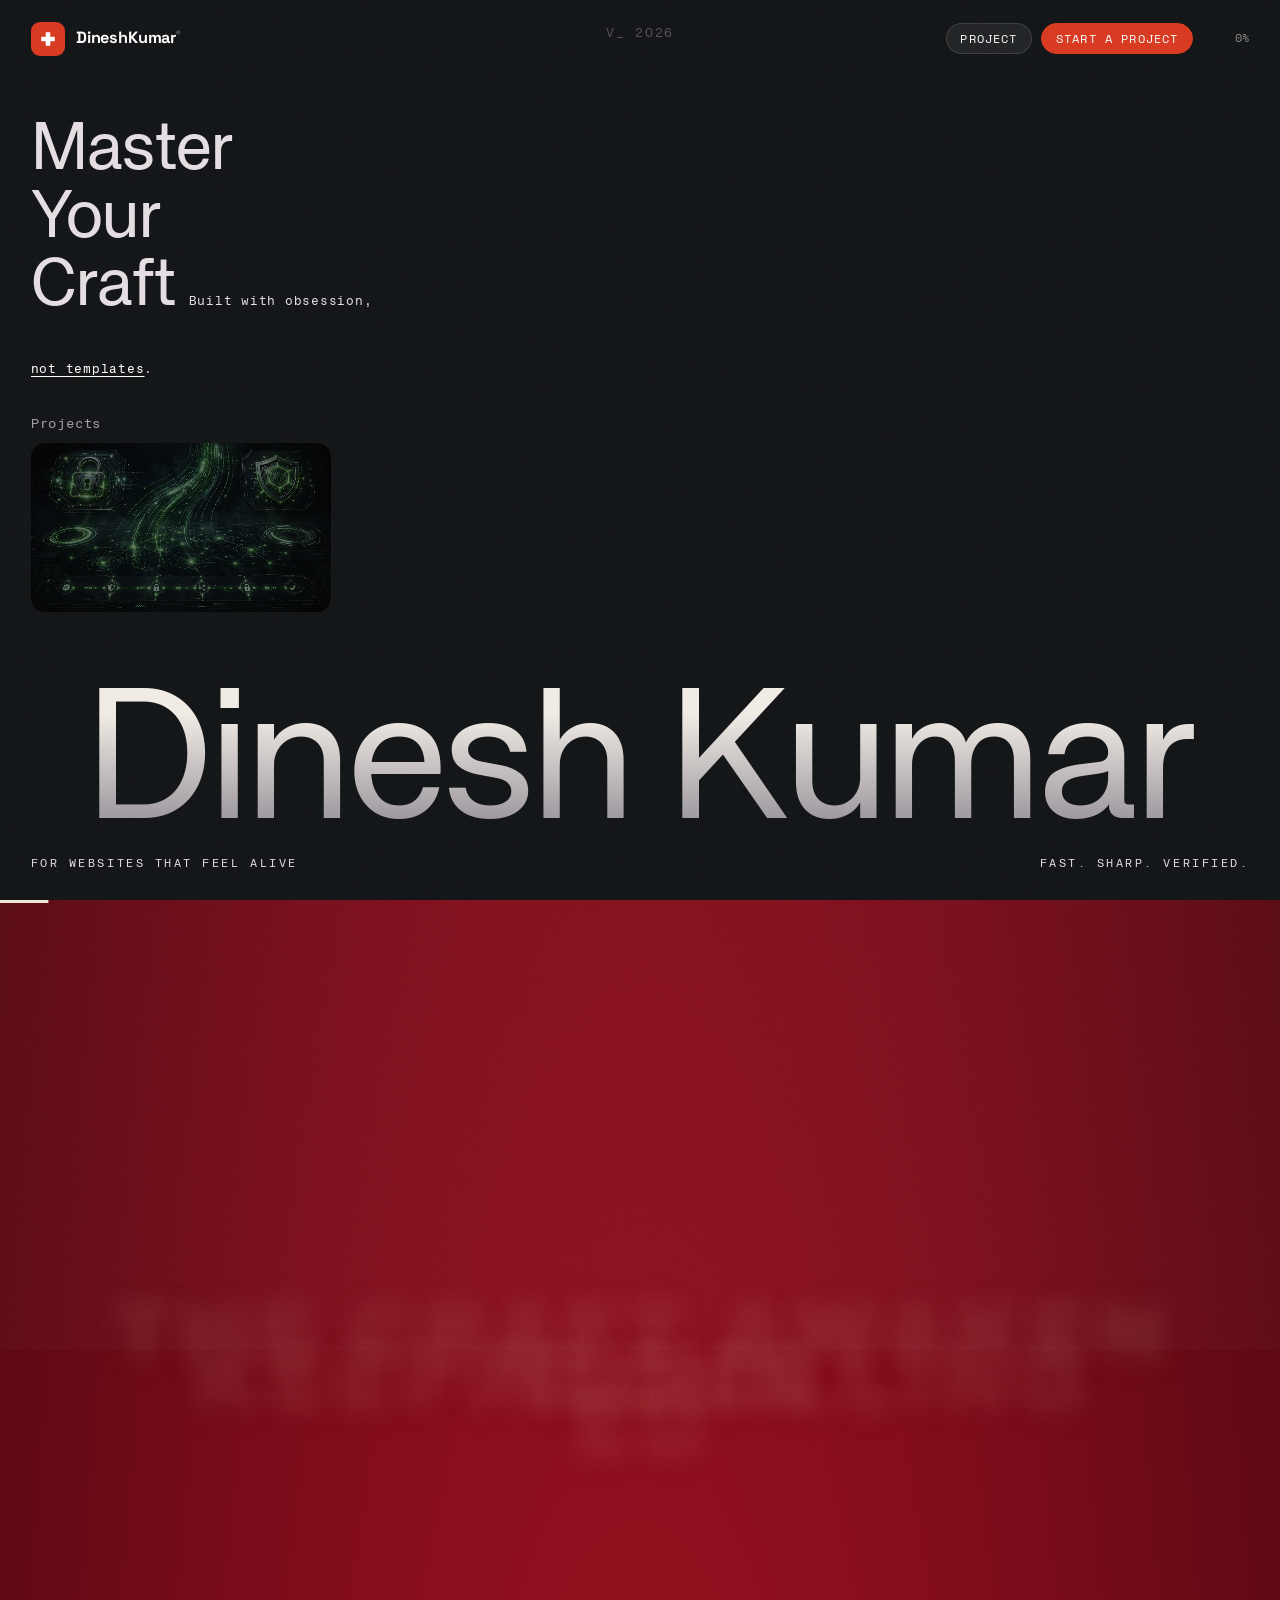
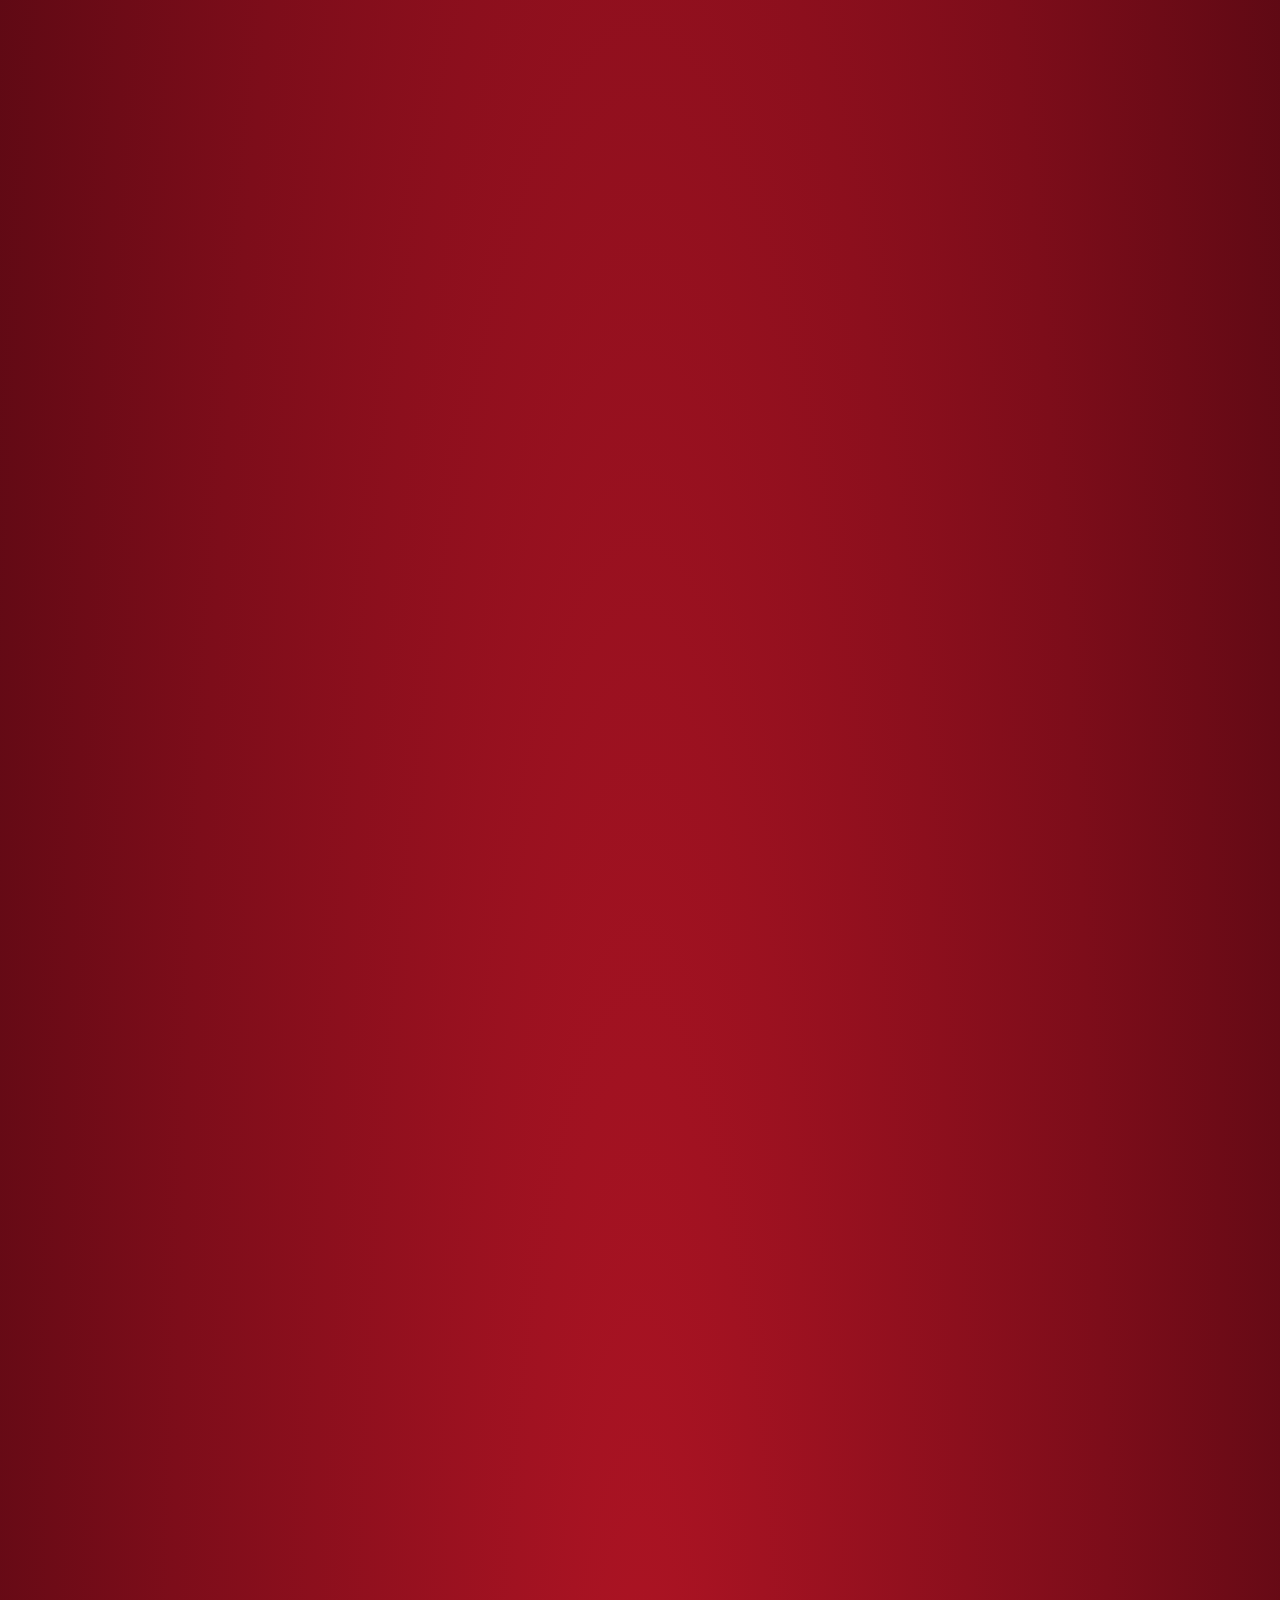
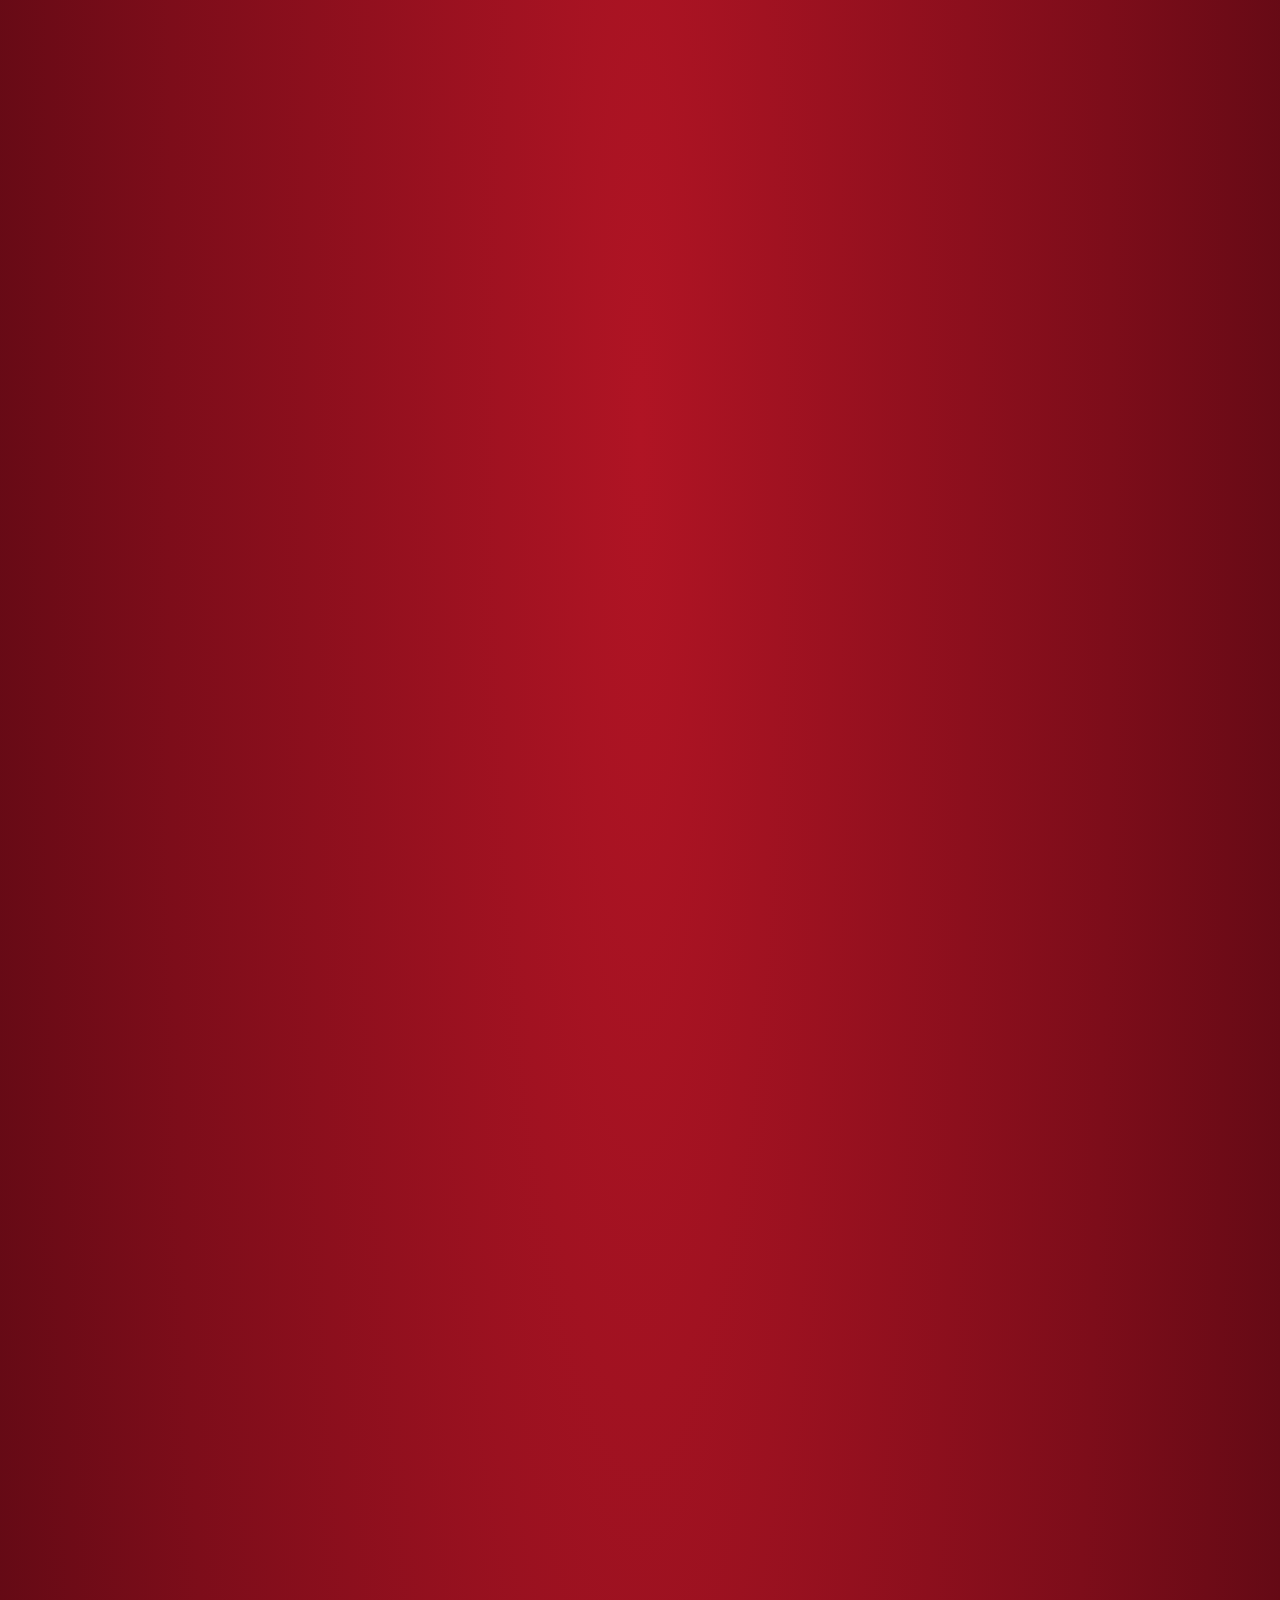
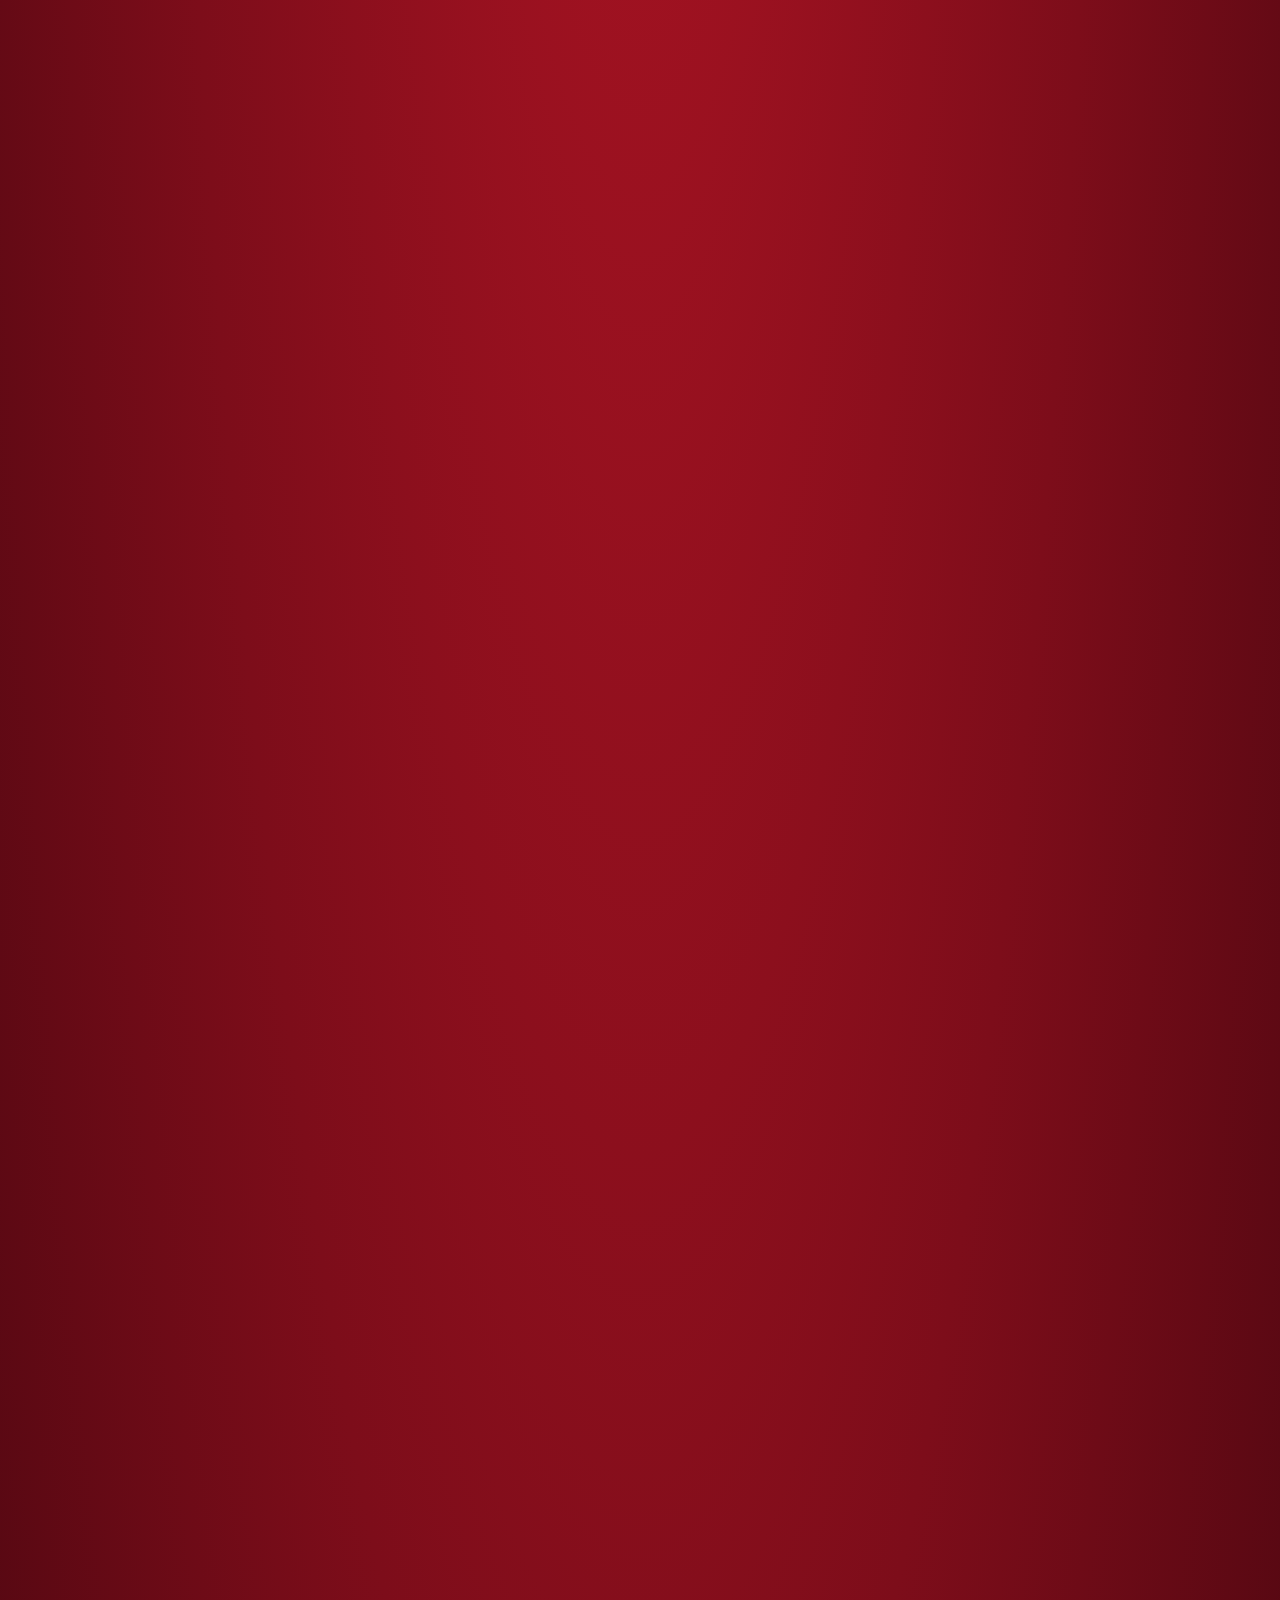
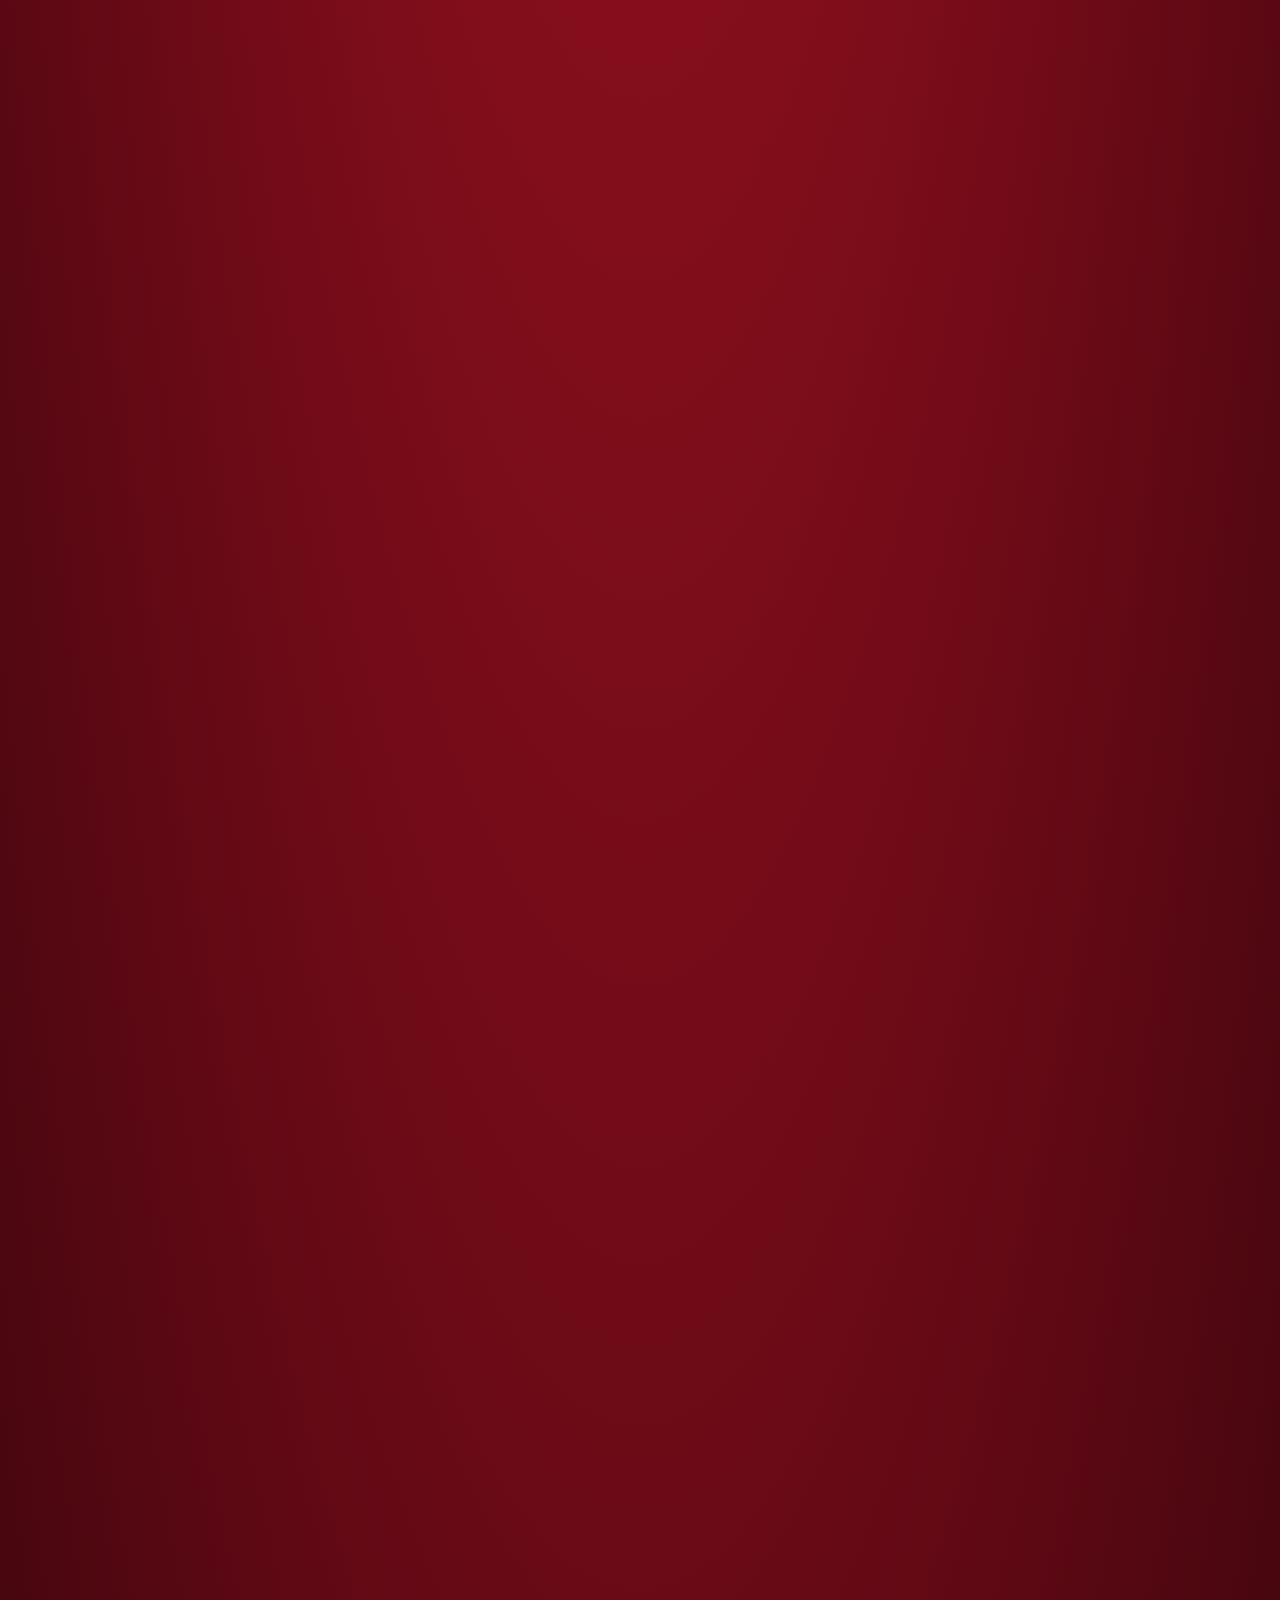
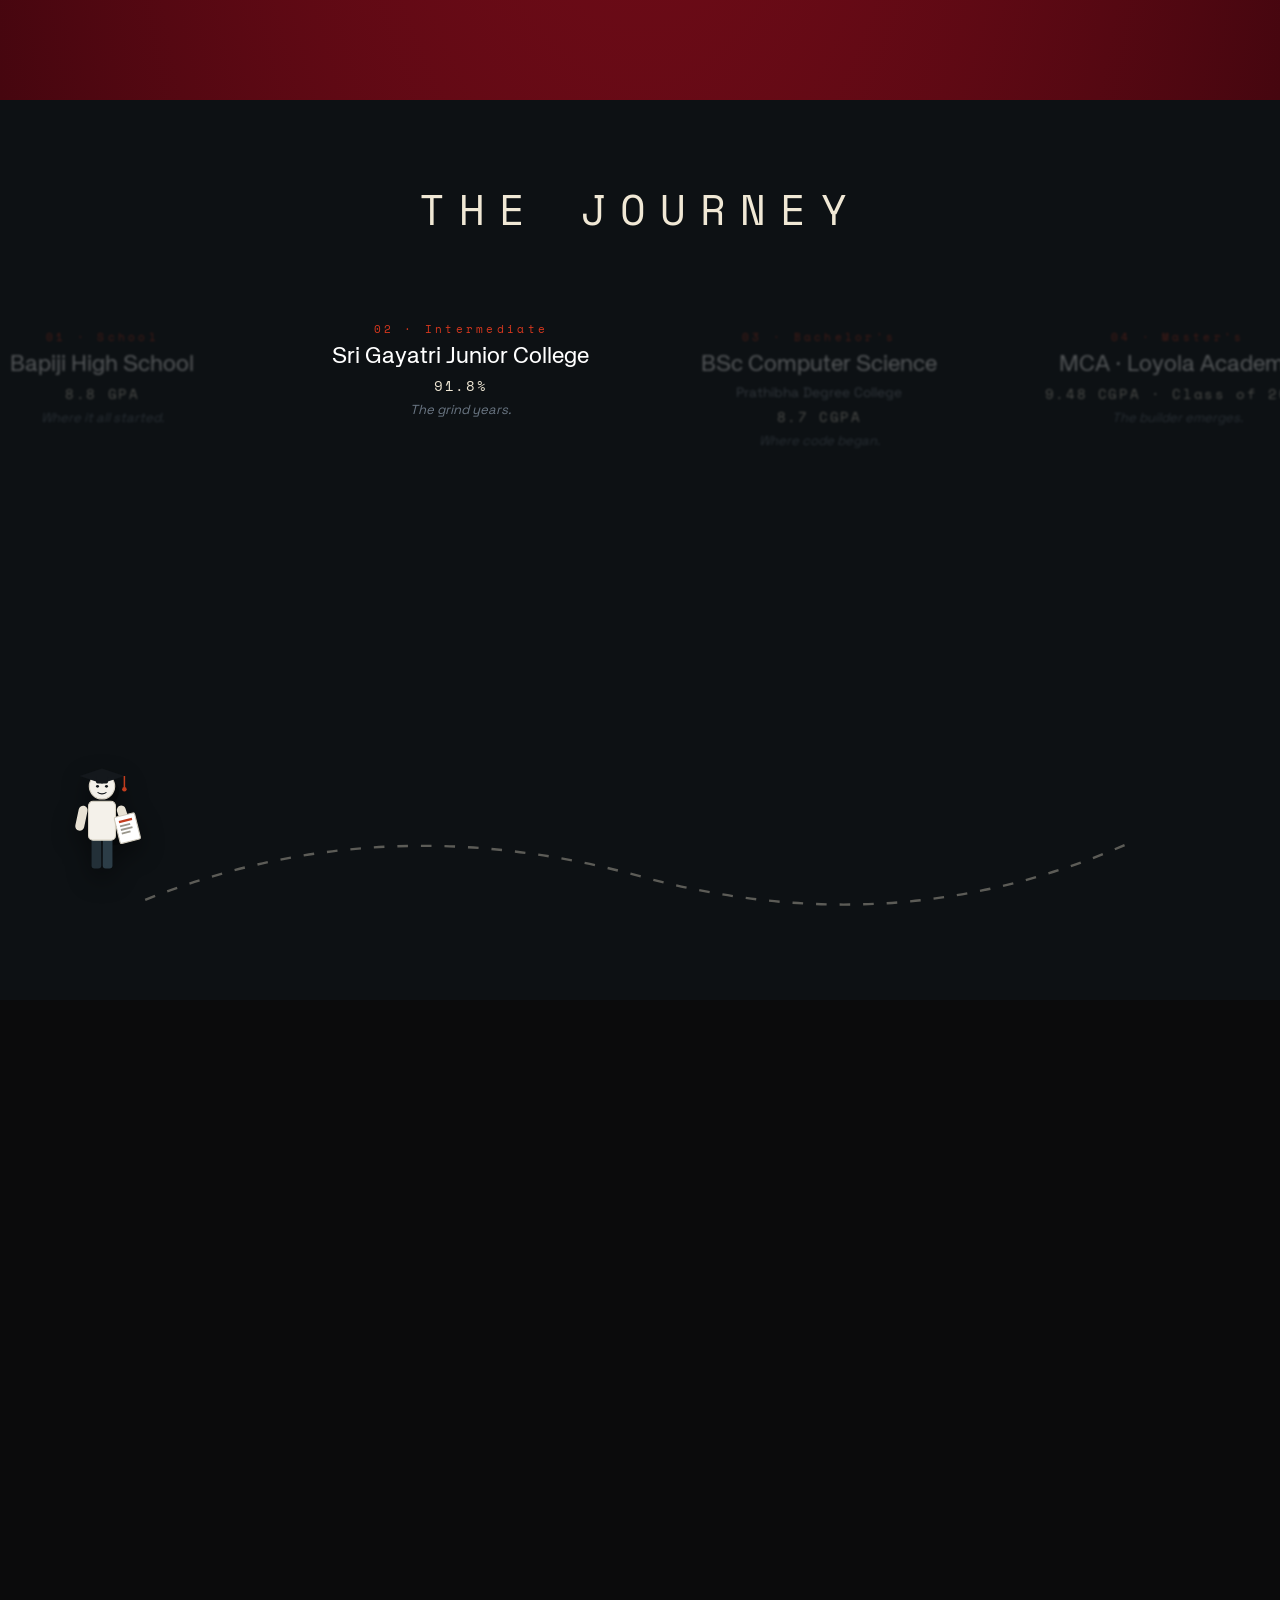
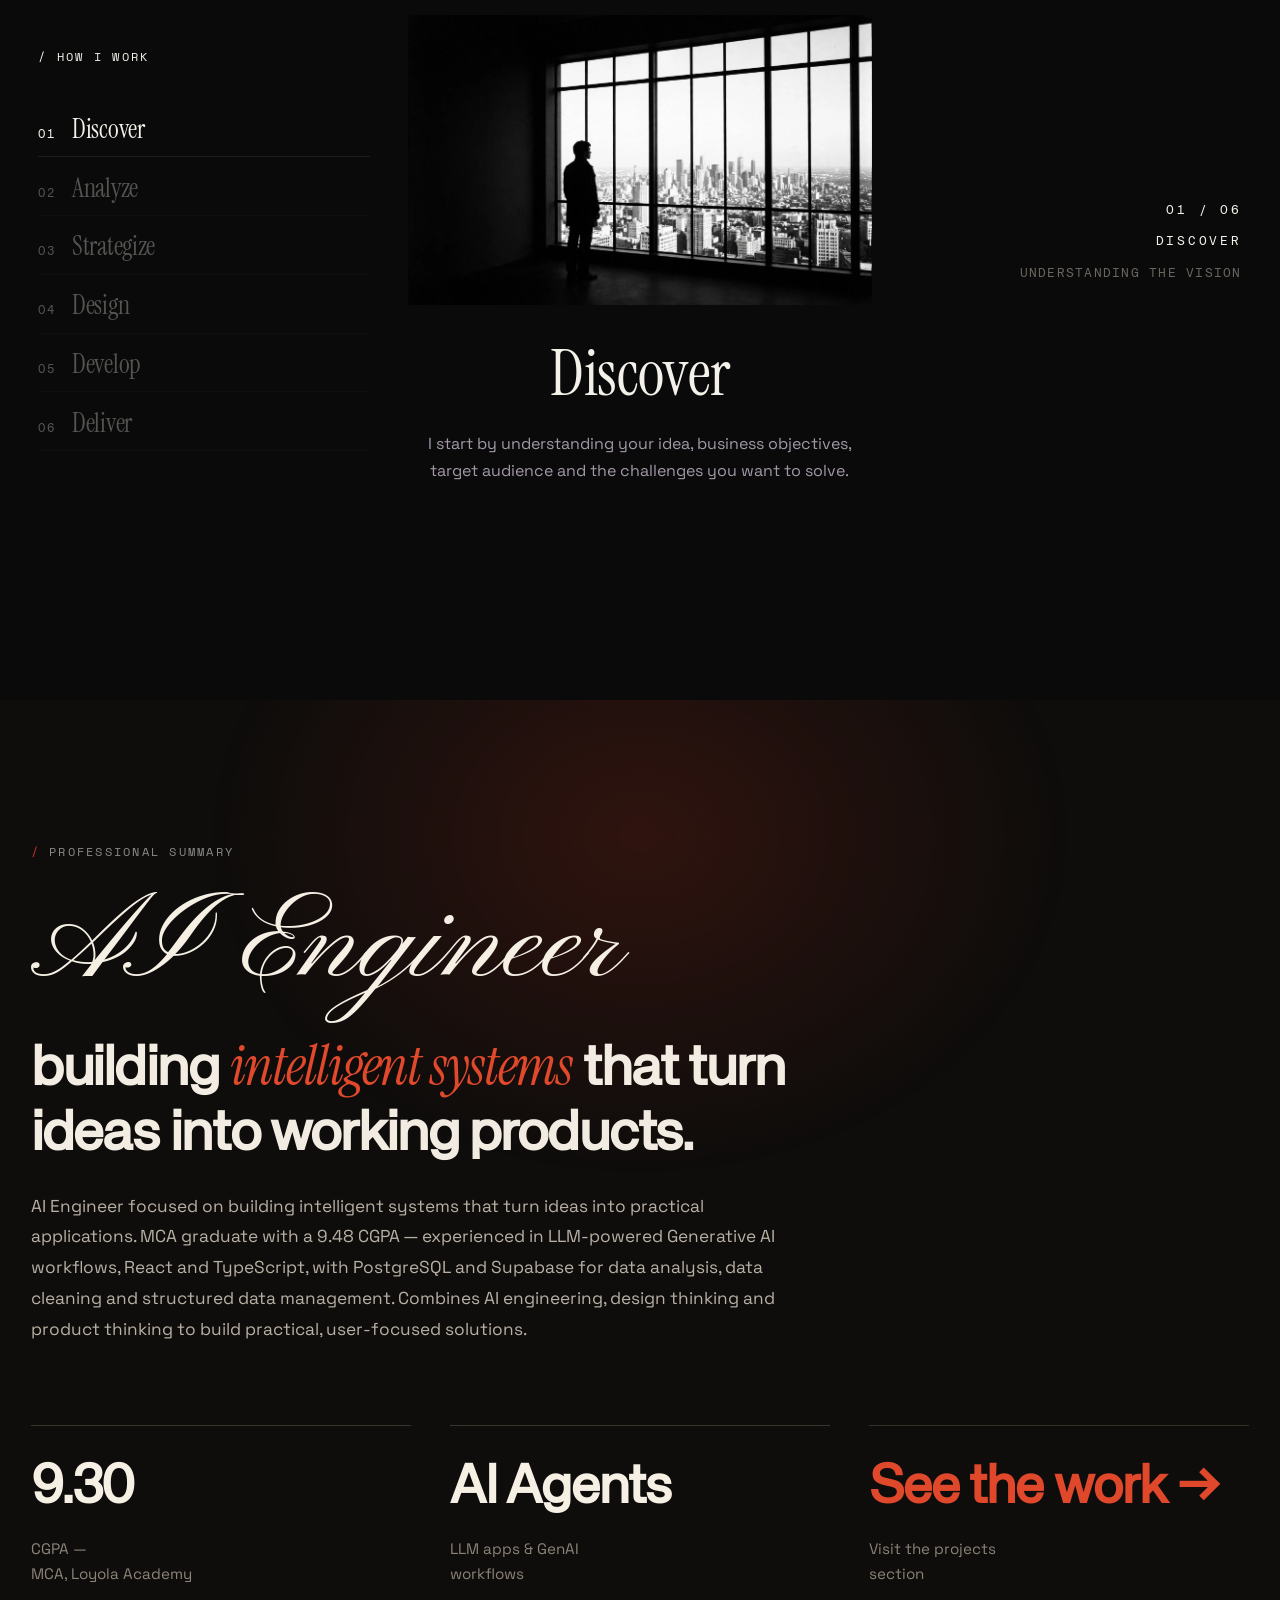
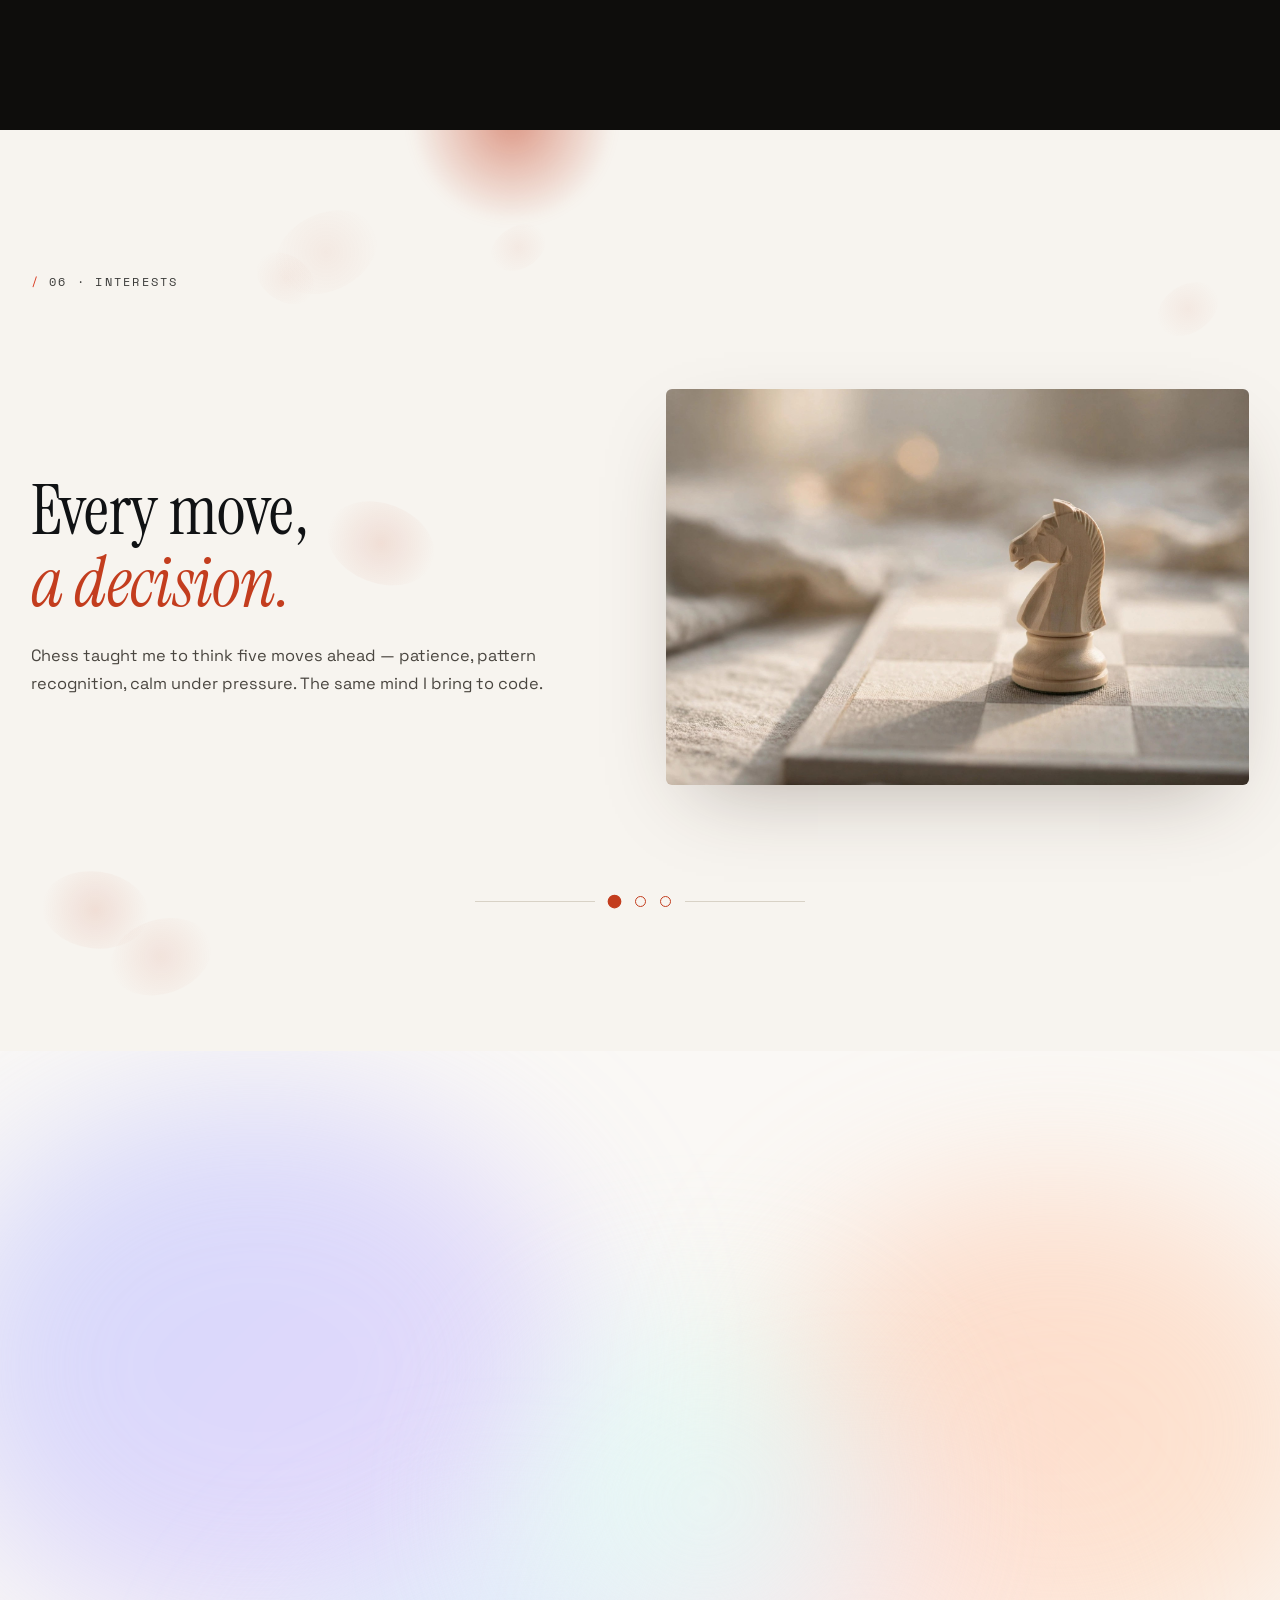
<file: index.html>
<!DOCTYPE html>
<html lang="en">
<head>
<meta charset="UTF-8">
<meta name="viewport" content="width=device-width, initial-scale=1.0">
<title>Dinesh Kumar — Frontend Developer</title>
<meta name="description" content="Dinesh Kumar — frontend developer. React, Next.js, Three.js. Portfolio 2026.">
<link rel="icon" href="data:image/svg+xml,%3Csvg xmlns='http://www.w3.org/2000/svg' viewBox='0 0 8 8'%3E%3Crect width='8' height='8' rx='2' fill='%23d9381e'/%3E%3Crect x='3' y='2' width='2' height='4' fill='%23fff'/%3E%3Crect x='2' y='3' width='4' height='2' fill='%23fff'/%3E%3C/svg%3E">
<link rel="stylesheet" href="frontend/css/landing-page.css?v=1">
<link rel="preconnect" href="https://fonts.googleapis.com">
<link rel="preconnect" href="https://fonts.gstatic.com" crossorigin>
<link rel="stylesheet" href="https://fonts.googleapis.com/css2?family=Archivo+Black&family=Inter:wght@400;500;600&family=Instrument+Serif:ital@0;1&family=Pinyon+Script&display=swap">

<script type="importmap">
{"imports":{"three":"frontend/js/vendor/three.module.js","three/addons/":"frontend/js/vendor/addons/"}}
</script>
</head>
<body>

<div class="loader"><div class="mark">DINESH&nbsp;KUMAR&nbsp;—&nbsp;LOADING</div></div>
<div class="cursor"></div>
<div class="cursor-ring"></div>
<div class="grain" aria-hidden="true"></div>
<div class="topbar" aria-hidden="true"><span></span></div>



<header class="hud-top">
  <a class="brand" href="#top">
    <span class="brand-mark"><svg viewBox="0 0 8 8"><rect x="3" y="1" width="2" height="6" fill="#fff"/><rect x="1" y="3" width="6" height="2" fill="#fff"/></svg></span>
    <span class="brand-word">DineshKumar<sup>®</sup></span>
  </a>
  <nav class="pills">
    <a class="pill" href="projects/">Project</a>
    <a class="pill pill-hot" href="#contact">Start&nbsp;a&nbsp;Project</a>
    <span class="pct"><span class="n">0</span>%</span>
  </nav>
</header>

<!-- ══════════ 1 · WELCOME ══════════ -->
<section class="w-welcome" id="top">
  <canvas id="dragon-canvas"></canvas>
  <div class="w-ver">V_ 2026</div>
  <h2 class="w-head">
    <span class="l">Master</span>
    <span class="l">Your</span>
    <span class="l inc">Craft
      <small class="built">Built with obsession,<br><a href="projects/">not templates</a>.</small>
    </span>
  </h2>
  <a class="w-card" href="projects/" data-name="Projects" aria-label="Projects">
    <span class="video-wrap"><video muted autoplay playsinline loop preload="auto"><source src="frontend/assets/videos/projects-link.webm" type="video/webm"><source src="frontend/assets/videos/projects-link.mp4" type="video/mp4"></video></span>
  </a>
  <h1 class="w-giant" aria-label="Dinesh Kumar"><span>Dinesh Kumar</span></h1>
  <p class="w-sub s1">FOR WEBSITES THAT FEEL ALIVE</p>
  <p class="w-sub s2">FAST.&nbsp;SHARP.&nbsp;VERIFIED.</p>
</section>

<!-- ══════════ 2 · TRANSITION ══════════ -->
<section class="w-transition">
  <div class="t-progress"><span></span></div>
  <div class="t-stage">
    <p class="t-ph" data-split>Focus</p>
    <p class="t-ph" data-split>Keep Scrolling</p>
    <p class="t-ph" data-split>The Craft Awakened</p>
  </div>
</section>

<!-- ══════════ 3 · JOURNEY CHAPTER (pinned) ══════════ -->
<section class="s-journey">
  <canvas id="storm"></canvas>
  <div class="ch-title"><span id="scramble">THE JOURNEY</span></div>
  <div class="journey-track" id="journeyTrack">
    <svg class="j-path" viewBox="0 0 1000 220" preserveAspectRatio="none" aria-hidden="true">
      <path id="jPath" d="M80 170 Q 280 90 500 150 T 920 120" fill="none"/>
    </svg>
    <div class="j-stages">
      <div class="j-stage is-active" data-s="0" style="--sx:8%">
        <p class="j-kicker">01 · School</p>
        <h3>Bapiji High School</h3>
        <p class="j-score">8.8 GPA</p>
        <p class="j-note">Where it all started.</p>
      </div>
      <div class="j-stage" data-s="1" style="--sx:36%">
        <p class="j-kicker">02 · Intermediate</p>
        <h3>Sri Gayatri Junior College</h3>
        <p class="j-score">91.8%</p>
        <p class="j-note">The grind years.</p>
      </div>
      <div class="j-stage" data-s="2" style="--sx:64%">
        <p class="j-kicker">03 · Bachelor's</p>
        <h3>BSc Computer Science</h3>
        <p class="j-sub">Prathibha Degree College</p>
        <p class="j-score">8.7 CGPA</p>
        <p class="j-note">Where code began.</p>
      </div>
      <div class="j-stage" data-s="3" style="--sx:92%">
        <p class="j-kicker">04 · Master's</p>
        <h3>MCA · Loyola Academy</h3>
        <p class="j-score">9.48 CGPA · Class of 2026</p>
        <p class="j-note">The builder emerges.</p>
      </div>
    </div>
    <div class="j-char" id="jChar">
      <svg viewBox="0 0 120 170" aria-hidden="true">
        <g opacity=".28" transform="translate(6,7)">
          <circle cx="60" cy="38" r="17" fill="#000"/>
          <rect x="42" y="58" width="36" height="52" rx="6" fill="#000"/>
        </g>
        <rect x="46" y="106" width="13" height="42" rx="4" fill="#233038"/>
        <rect x="61" y="106" width="13" height="42" rx="4" fill="#2c3d47"/>
        <rect x="30" y="64" width="12" height="34" rx="6" fill="#e8e2d4" transform="rotate(12 36 64)"/>
        <rect x="78" y="64" width="12" height="34" rx="6" fill="#e8e2d4" transform="rotate(-18 84 64)"/>
        <rect x="42" y="58" width="36" height="52" rx="6" fill="#f4f1ea"/>
        <rect x="42" y="58" width="36" height="52" rx="6" fill="none" stroke="#d8d2c4" stroke-width="1.5"/>
        <g transform="rotate(-14 94 94)">
          <rect x="80" y="76" width="28" height="36" rx="2" fill="#ffffff" stroke="#cfc9bb" stroke-width="1.5"/>
          <rect x="85" y="82" width="18" height="3" fill="#c33d1e"/>
          <rect x="85" y="88" width="14" height="2.5" fill="#9a978c"/>
          <rect x="85" y="93" width="16" height="2.5" fill="#9a978c"/>
          <rect x="85" y="98" width="12" height="2.5" fill="#9a978c"/>
        </g>
        <circle cx="60" cy="38" r="17" fill="#f4f1ea" stroke="#d8d2c4" stroke-width="1.5"/>
        <polygon points="60,14 90,24 60,34 30,24" fill="#14181c"/>
        <rect x="52" y="24" width="16" height="10" rx="2" fill="#14181c"/>
        <line x1="90" y1="24" x2="90" y2="40" stroke="#c33d1e" stroke-width="2"/>
        <circle cx="90" cy="42" r="3" fill="#c33d1e"/>
        <circle cx="54" cy="38" r="2" fill="#14181c"/>
        <circle cx="66" cy="38" r="2" fill="#14181c"/>
        <path d="M54 46 Q60 50 66 46" stroke="#14181c" stroke-width="1.5" fill="none"/>
      </svg>
    </div>
  </div>
  <p class="ch-outro">CRAFT&nbsp;WITH&nbsp;INTENT,&nbsp;NOT&nbsp;TEMPLATES.</p>
</section>

<!-- ══════════ 4 · HOW I WORK (showcase) ══════════ -->
<section class="w-showcase" id="how">
  <div class="sc-pin">
    <div class="sc-grid">
      <div class="sc-left">
        <p class="micro sc-eyebrow"><span class="p">/</span> How I Work</p>
        <ol class="sc-index">
          <li class="is-active" data-i="0"><span class="sc-num">01</span><span class="sc-name">Discover</span></li>
          <li data-i="1"><span class="sc-num">02</span><span class="sc-name">Analyze</span></li>
          <li data-i="2"><span class="sc-num">03</span><span class="sc-name">Strategize</span></li>
          <li data-i="3"><span class="sc-num">04</span><span class="sc-name">Design</span></li>
          <li data-i="4"><span class="sc-num">05</span><span class="sc-name">Develop</span></li>
          <li data-i="5"><span class="sc-num">06</span><span class="sc-name">Deliver</span></li>
        </ol>
      </div>
      <div class="sc-center">
        <div class="sc-preview">
          <img class="is-active" loading="lazy" decoding="async" src="frontend/assets/images/hiw/hiw-discover.jpg" alt="Discover">
          <img loading="lazy" decoding="async" src="frontend/assets/images/hiw/hiw-analyze.jpg" alt="Analyze">
          <img loading="lazy" decoding="async" src="frontend/assets/images/hiw/hiw-strategize.jpg" alt="Strategize">
          <img loading="lazy" decoding="async" src="frontend/assets/images/hiw/hiw-design.jpg" alt="Design">
          <img loading="lazy" decoding="async" src="frontend/assets/images/hiw/hiw-develop.jpg" alt="Develop">
          <img loading="lazy" decoding="async" src="frontend/assets/images/hiw/hiw-deliver.jpg" alt="Deliver">
        </div>
        <h3 class="sc-title" id="scTitle">Discover</h3>
        <p class="sc-desc" id="scDesc">I start by understanding your idea, business objectives, target audience and the challenges you want to solve.</p>
      </div>
      <div class="sc-right">
        <p class="sc-meta" id="scMetaNum">01 / 06</p>
        <p class="sc-meta" id="scMetaName">DISCOVER</p>
        <p class="sc-meta dim" id="scMetaSub">Understanding the Vision</p>
      </div>
    </div>
  </div>
</section>


<!-- ══════════ 5 · TECHNIQUES ══════════ -->
<!-- ══════════ 5 · PROFESSIONAL SUMMARY ══════════ -->
<section class="w-summary" id="summary">
  <div class="sum-glow" id="sumGlow" aria-hidden="true"></div>
  <div class="wrap">
    <p class="micro"><span class="p">/</span> Professional Summary</p>
    <h2 class="sum-head">
      <span class="sum-script" id="sumScript">AI Engineer</span>
      <span class="sum-line" id="sumLine">building <em>intelligent systems</em> that turn ideas into working products.</span>
    </h2>
    <p class="sum-body" id="sumBody">AI Engineer focused on building intelligent systems that turn ideas into practical applications. MCA graduate with a 9.48 CGPA — experienced in LLM-powered Generative AI workflows, React and TypeScript, with PostgreSQL and Supabase for data analysis, data cleaning and structured data management. Combines AI engineering, design thinking and product thinking to build practical, user-focused solutions.</p>
    <div class="sum-grid">
      <div class="sum-stat">
        <div class="sum-num"><span id="sumCount">0.00</span></div>
        <p class="sum-cap">CGPA —<br>MCA, Loyola Academy</p>
      </div>
      <div class="sum-stat">
        <div class="sum-num">AI Agents</div>
        <p class="sum-cap">LLM apps &amp; GenAI<br>workflows</p>
      </div>
      <a class="sum-stat sum-cta" href="projects/">
        <div class="sum-num sum-link">See the work <span class="arr">&rarr;</span></div>
        <p class="sum-cap">Visit the projects<br>section</p>
      </a>
    </div>
  </div>
</section>

<!-- ══════════ 6 · MASONRY ══════════ -->
<section class="w-masonry" id="arsenal">
  <div class="petal-wipe" id="petalWipe" aria-hidden="true">
    <span class="pw-petal pw-1"></span><span class="pw-petal pw-2"></span>
    <span class="pw-petal pw-3"></span><span class="pw-petal pw-4"></span>
    <span class="pw-petal pw-5"></span>
  </div>
  <canvas class="petal-field" id="petalField" aria-hidden="true"></canvas>
  <div class="wrap interest-wrap">
    <p class="micro micro-dark interest-eyebrow"><span class="p">/</span> 06 · Interests</p>
    <div class="interest-stage" id="interestStage">
      <div class="interest-slide is-active" data-i="0">
        <div class="interest-copy">
          <h2 class="interest-head">Every move,<br><em>a decision.</em></h2>
          <p class="interest-text">Chess taught me to think five moves ahead — patience, pattern recognition, calm under pressure. The same mind I bring to code.</p>
        </div>
        <div class="interest-img"><img loading="lazy" decoding="async" src="frontend/assets/images/interests/interest-chess.jpg" alt="Chess knight on a board"></div>
      </div>
      <div class="interest-slide" data-i="1">
        <div class="interest-copy">
          <h2 class="interest-head">Drawn worlds,<br><em>real feelings.</em></h2>
          <p class="interest-text">Anime showed me how art and story can move millions. It shapes how I think about motion, emotion, and craft in everything I build.</p>
        </div>
        <div class="interest-img"><img loading="lazy" decoding="async" src="frontend/assets/images/interests/interest-anime.jpg" alt="Anime landscape at sunset"></div>
      </div>
      <div class="interest-slide" data-i="2">
        <div class="interest-copy">
          <h2 class="interest-head">Teaching machines<br><em>to think.</em></h2>
          <p class="interest-text">AI is the tool I build with every day — from screening apps to living experiments. Not hype. Just the most interesting problem of our time.</p>
        </div>
        <div class="interest-img"><img loading="lazy" decoding="async" src="frontend/assets/images/interests/interest-ai.jpg" alt="Abstract neural network of light"></div>
      </div>
    </div>
    <div class="interest-dots" id="interestDots" role="tablist" aria-label="Interests">
      <button class="is-active" data-go="0" aria-label="Chess"></button>
      <button data-go="1" aria-label="Anime"></button>
      <button data-go="2" aria-label="AI"></button>
    </div>
  </div>
</section>

<!-- ══════════ 7 · WHO I BUILD FOR (water ripple) ══════════ -->
<section class="w-ripple" id="for">
  <!-- Phase 1: AI Generation (full section) -->
  <div class="ripple-gen" id="rippleGen">
    <div class="ripple-blobs">
      <div class="blob blob-1"></div>
      <div class="blob blob-2"></div>
      <div class="blob blob-3"></div>
      <div class="blob blob-4"></div>
      <div class="blob blob-5"></div>
    </div>
    <div class="ripple-gen-footer">
      <span class="ripple-gen-status">Generating · <b id="ripplePct">0%</b></span>
      <span class="ripple-gen-eta">Est. ~<b id="rippleEta">8</b>s remaining</span>
    </div>
    <p class="ripple-gen-text" id="rippleGenText">Dreaming it up.</p>
  </div>
  <!-- Phase 2: Water Ripple -->
  <div class="ripple-water" id="rippleWater">
    <canvas id="rippleCanvas"></canvas>
    <div class="ripple-content">
      <p class="ripple-eyebrow">Who I Build For</p>
      <h2 class="ripple-headline">We Think. We Design. <em>We Build.</em></h2>
      <p class="ripple-tagline">Turning ideas into meaningful digital experiences and practical solutions.</p>
      <div class="ripple-deck-wrap">
        <div class="ripple-deck" id="rippleDeck">
          <div class="ripple-stack" id="rippleStack">
            <div class="r-card" data-i="0" data-pos="0"><div class="r-card-img r-img-1"><span>Website Development</span></div></div>
            <div class="r-card" data-i="1" data-pos="1"><div class="r-card-img r-img-2"><span>Portfolio &amp; Landing Pages</span></div></div>
            <div class="r-card" data-i="2" data-pos="2"><div class="r-card-img r-img-3"><span>Dashboards &amp; Web Apps</span></div></div>
            <div class="r-card" data-i="3" data-pos="3"><div class="r-card-img r-img-4"><span>Digital Problem Solving</span></div></div>
            <div class="r-card" data-i="4" data-pos="4"><div class="r-card-img r-img-5"><span>Website Improvements</span></div></div>
            <div class="r-card" data-i="5" data-pos="5"><div class="r-card-img r-img-6"><span>Templates &amp; UI Kits</span></div></div>
          </div>
        </div>
        <div class="ripple-text">
          <h3 class="ripple-name" id="rippleName">Portfolio</h3>
          <p class="ripple-role" id="rippleRole">Web Design</p>
          <p class="ripple-desc" id="rippleDesc">Stunning portfolio websites that showcase your work and land clients. Built with modern tech, designed to impress.</p>
          <div class="ripple-nav">
            <button class="ripple-arrow" id="ripplePrev" aria-label="Previous">←</button>
            <button class="ripple-arrow" id="rippleNext" aria-label="Next">→</button>
          </div>
        </div>
      </div>
    </div>
  </div>
</section>

<!-- ══════════ 8 · READY FOR PROJECT ══════════ -->
<section class="rfp" id="ready">
  <div class="rfp-backdrop" aria-hidden="true">ready</div>
  <div class="rfp-stage" aria-hidden="true">
    <canvas id="rfp-canvas"></canvas>
    <img class="rfp-fallback" loading="lazy" decoding="async" src="frontend/assets/images/sculpture/sculpture-light.webp" alt="" aria-hidden="true">
  </div>
  <div class="rfp-hint" aria-hidden="true">Move across the form</div>
  <div class="rfp-bottom">
    <div class="rfp-left">
      <p class="rfp-eyebrow"><span></span>Frontend Developer &mdash; Est. 2026</p>
      <h2 class="rfp-title">Ready for<br><em>project.</em></h2>
    </div>
    <div class="rfp-right">
      <p class="rfp-desc">I build frontend websites with the precision of engineering and the patience of craft &mdash; work that holds up under attention.</p>
      <div class="rfp-ctas">
        <a class="rfp-cta-solid" href="#contact">Start a project <span>&rarr;</span></a>
        <a class="rfp-cta-line" href="projects/">Selected work <span>&rarr;</span></a>
      </div>
    </div>
  </div>
  <a class="rfp-credit" href="https://guglielmogiannattasio.it" target="_blank" rel="noopener">by guglielmogiannattasio.it</a>
</section>

<!-- ══════════ 9 · STARBURST THANKS FOOTER ══════════ -->
<footer class="stf" id="contact">
  <div class="stf-fx" aria-hidden="true" id="stf-fx"></div>
  <div class="stf-in">
    <div id="stf-logo"></div>
    <div class="stf-mid">
      <div class="stf-stage">
        <svg class="stf-orbit" id="stf-orbit" viewBox="0 0 100 40" preserveAspectRatio="none" aria-hidden="true" focusable="false">
          <path id="stf-orbit-path" vector-effect="non-scaling-stroke" d=""/>
        </svg>
        <span class="stf-star-wrap">
          <button type="button" class="stf-star" id="stf-star" aria-label="Say thanks another way">
            <span class="stf-star-pop" id="stf-pop">
              <svg class="stf-star-svg" viewBox="-52 -52 104 104" aria-hidden="true" focusable="false">
                <path id="stf-star-path" vector-effect="non-scaling-stroke" d=""/>
              </svg>
            </span>
            <span class="stf-sparks" id="stf-sparks" aria-hidden="true"></span>
          </button>
        </span>
        <h2 class="stf-h">
          <span class="stf-sr" id="stf-sr"></span>
          <span id="stf-word" aria-hidden="true"></span>
        </h2>
        <span id="stf-tagline"></span>
      </div>
      <p class="stf-signoff">now go build something sharp.</p>
    </div>
    <nav class="stf-links" aria-label="Contact" id="stf-links"></nav>
  </div>
</footer>


<script src="frontend/js/vendor/gsap.min.js"></script>
<script src="frontend/js/vendor/ScrollTrigger.min.js"></script>
<script src="frontend/js/vendor/lenis.min.js"></script>
<script src="frontend/js/landing-page.js"></script>
<script src="frontend/js/interests.js?v=1"></script>
<script src="frontend/js/showcase.js?v=1"></script>
<script src="frontend/js/sections.js"></script>
<script src="frontend/js/storm.js"></script>
<script src="frontend/js/footer.js?v=2"></script>
<script type="module" src="frontend/js/hero3d.js"></script>
<script src="frontend/js/liquid-engine.js"></script>
<script src="frontend/js/rfp-sculpture.js"></script>
  <script src="frontend/js/water-ripple.js"></script>
  <script src="frontend/js/ripple-deck.js"></script>
</body>
</html>
</file>
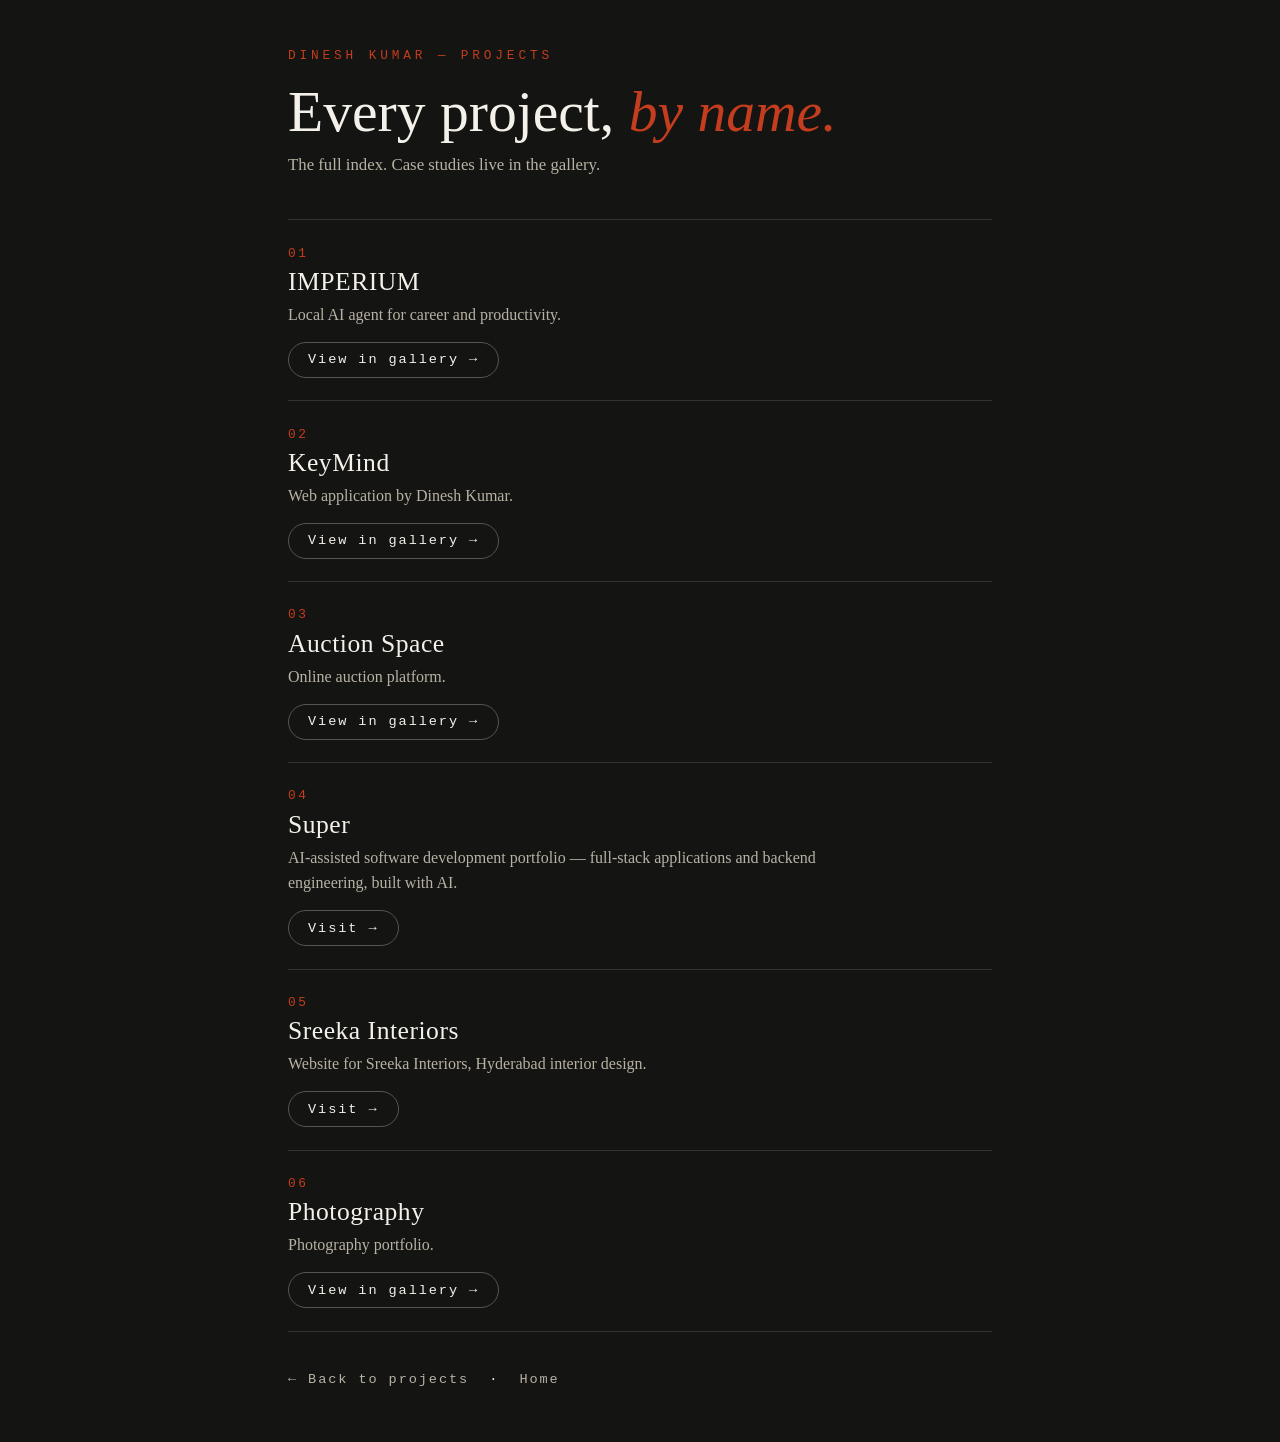
<file: projects/full.html>
<!DOCTYPE html>
<html lang="en">
<head>
<meta charset="utf-8">
<meta name="viewport" content="width=device-width, initial-scale=1">
<title>Full index — Dinesh Kumar</title>
<meta name="description" content="Every project by Dinesh Kumar, by name.">
<style>
  *{margin:0;padding:0;box-sizing:border-box}
  body{background:#141412;color:#f4f1ea;font-family:Georgia,'Times New Roman',serif;min-height:100vh;padding:3rem 2rem}
  main{max-width:44rem;margin:0 auto}
  p.k{font-family:monospace;font-size:.8rem;letter-spacing:.3em;text-transform:uppercase;color:#c33d1e;margin-bottom:1.2rem}
  h1{font-size:clamp(2.2rem,7vw,3.6rem);line-height:1.05;font-weight:400;margin-bottom:.6rem}
  h1 em{font-style:italic;color:#c33d1e}
  p.sub{font-size:1.05rem;line-height:1.6;color:#b8b2a4;margin-bottom:2.5rem}
  ol{list-style:none}
  li{border-top:1px solid #333;padding:1.4rem 0}
  li:last-child{border-bottom:1px solid #333}
  .no{font-family:monospace;font-size:.8rem;letter-spacing:.2em;color:#c33d1e}
  h2{font-size:1.6rem;font-weight:400;margin:.4rem 0 .3rem;letter-spacing:.02em}
  li p{font-size:1rem;line-height:1.6;color:#b8b2a4;max-width:34rem}
  a{color:#f4f1ea}
  a.visit{display:inline-block;font-family:monospace;font-size:.85rem;letter-spacing:.14em;text-decoration:none;border:1px solid #555;padding:.7em 1.4em;border-radius:999px;margin-top:.9rem}
  a.visit:hover{border-color:#c33d1e;color:#fff}
  p.back{margin-top:2.5rem;font-family:monospace;font-size:.85rem;letter-spacing:.14em}
  p.back a{text-decoration:none;color:#b8b2a4}
  p.back a:hover{color:#fff}
</style>
</head>
<body>
<main>
  <p class="k">Dinesh Kumar — Projects</p>
  <h1>Every project, <em>by name.</em></h1>
  <p class="sub">The full index. Case studies live in the gallery.</p>
  <ol>
    <li><span class="no">01</span><h2>IMPERIUM</h2><p>Local AI agent for career and productivity.</p><a class="visit" href="./">View in gallery &rarr;</a></li>
    <li><span class="no">02</span><h2>KeyMind</h2><p>Web application by Dinesh Kumar.</p><a class="visit" href="./">View in gallery &rarr;</a></li>
    <li><span class="no">03</span><h2>Auction Space</h2><p>Online auction platform.</p><a class="visit" href="./">View in gallery &rarr;</a></li>
    <li><span class="no">04</span><h2>Super</h2><p>AI-assisted software development portfolio &mdash; full-stack applications and backend engineering, built with AI.</p><a class="visit" href="https://github.com/dineshmerugu06/super">Visit &rarr;</a></li>
    <li><span class="no">05</span><h2>Sreeka Interiors</h2><p>Website for Sreeka Interiors, Hyderabad interior design.</p><a class="visit" href="https://sreeka-interiors.vercel.app">Visit &rarr;</a></li>
    <li><span class="no">06</span><h2>Photography</h2><p>Photography portfolio.</p><a class="visit" href="./">View in gallery &rarr;</a></li>
  </ol>
  <p class="back"><a href="./">&larr; Back to projects</a> &nbsp;·&nbsp; <a href="../">Home</a></p>
</main>
</body>
</html>
</file>
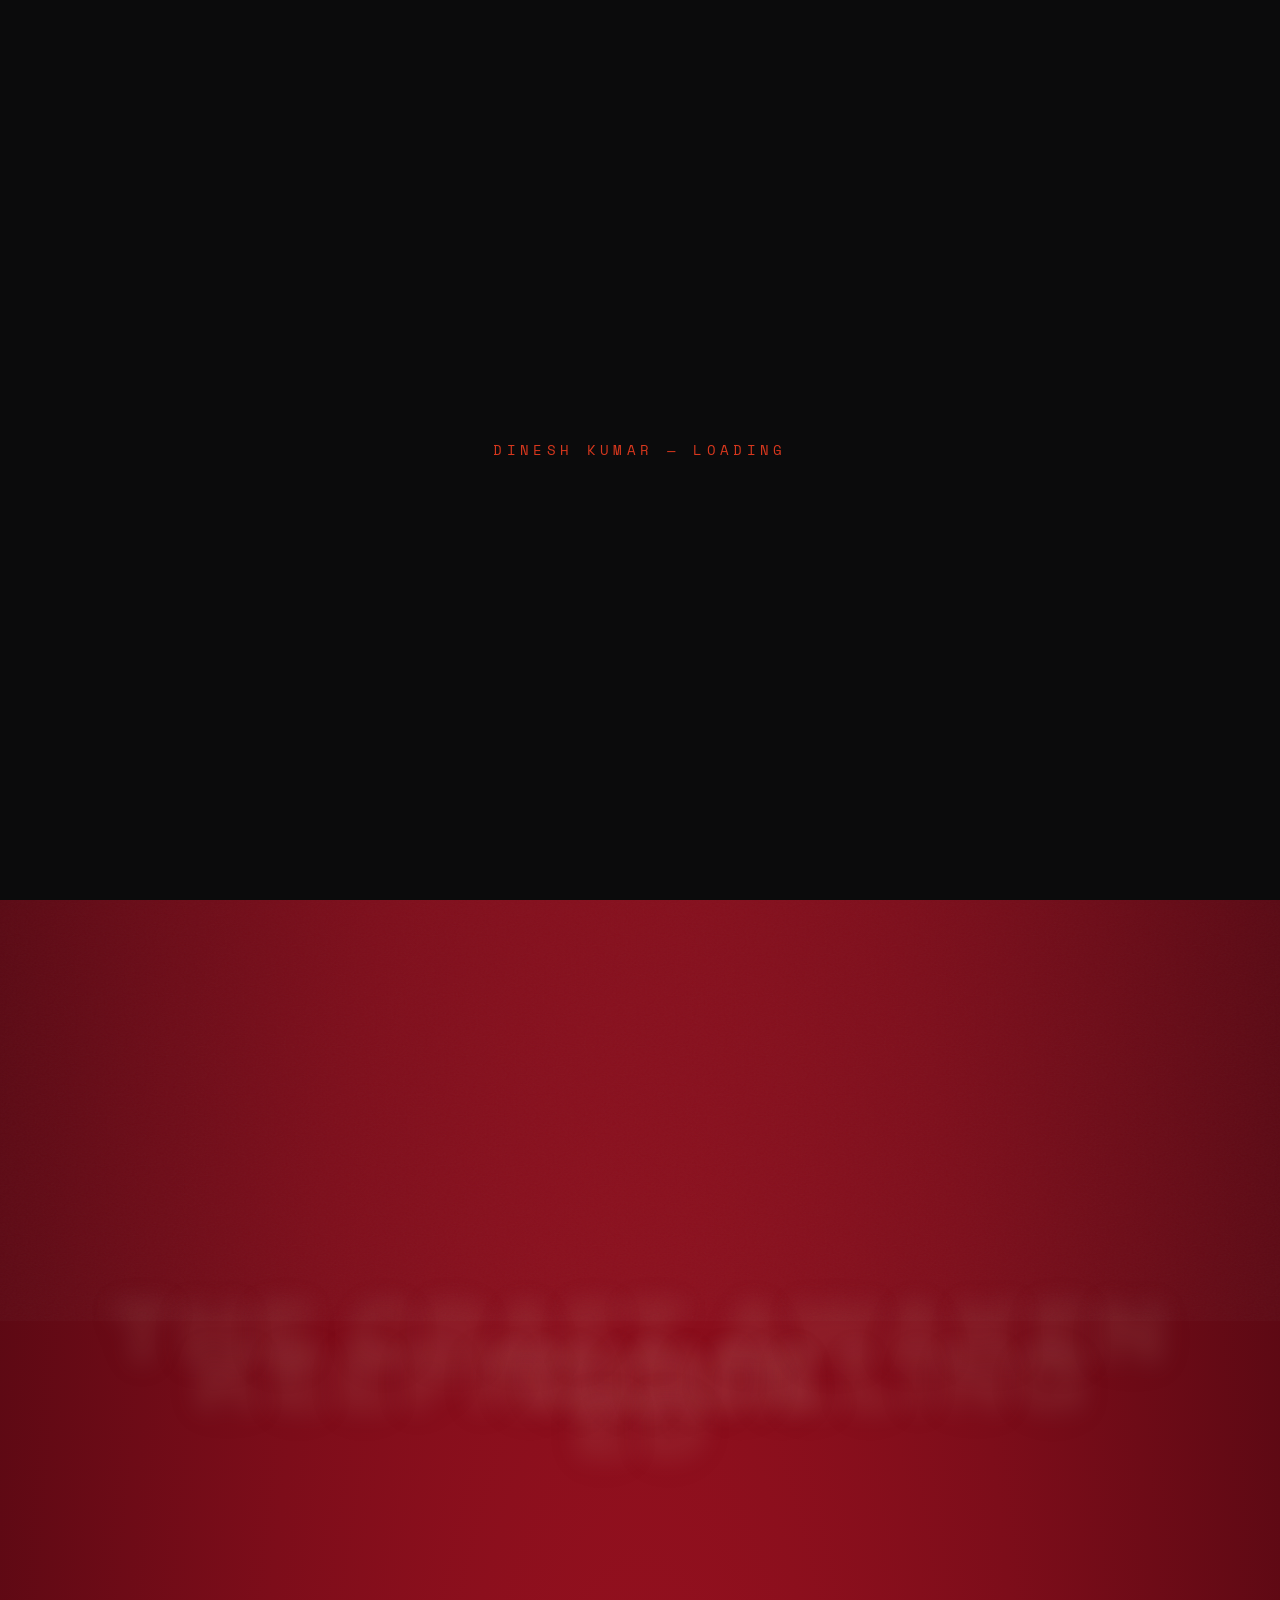
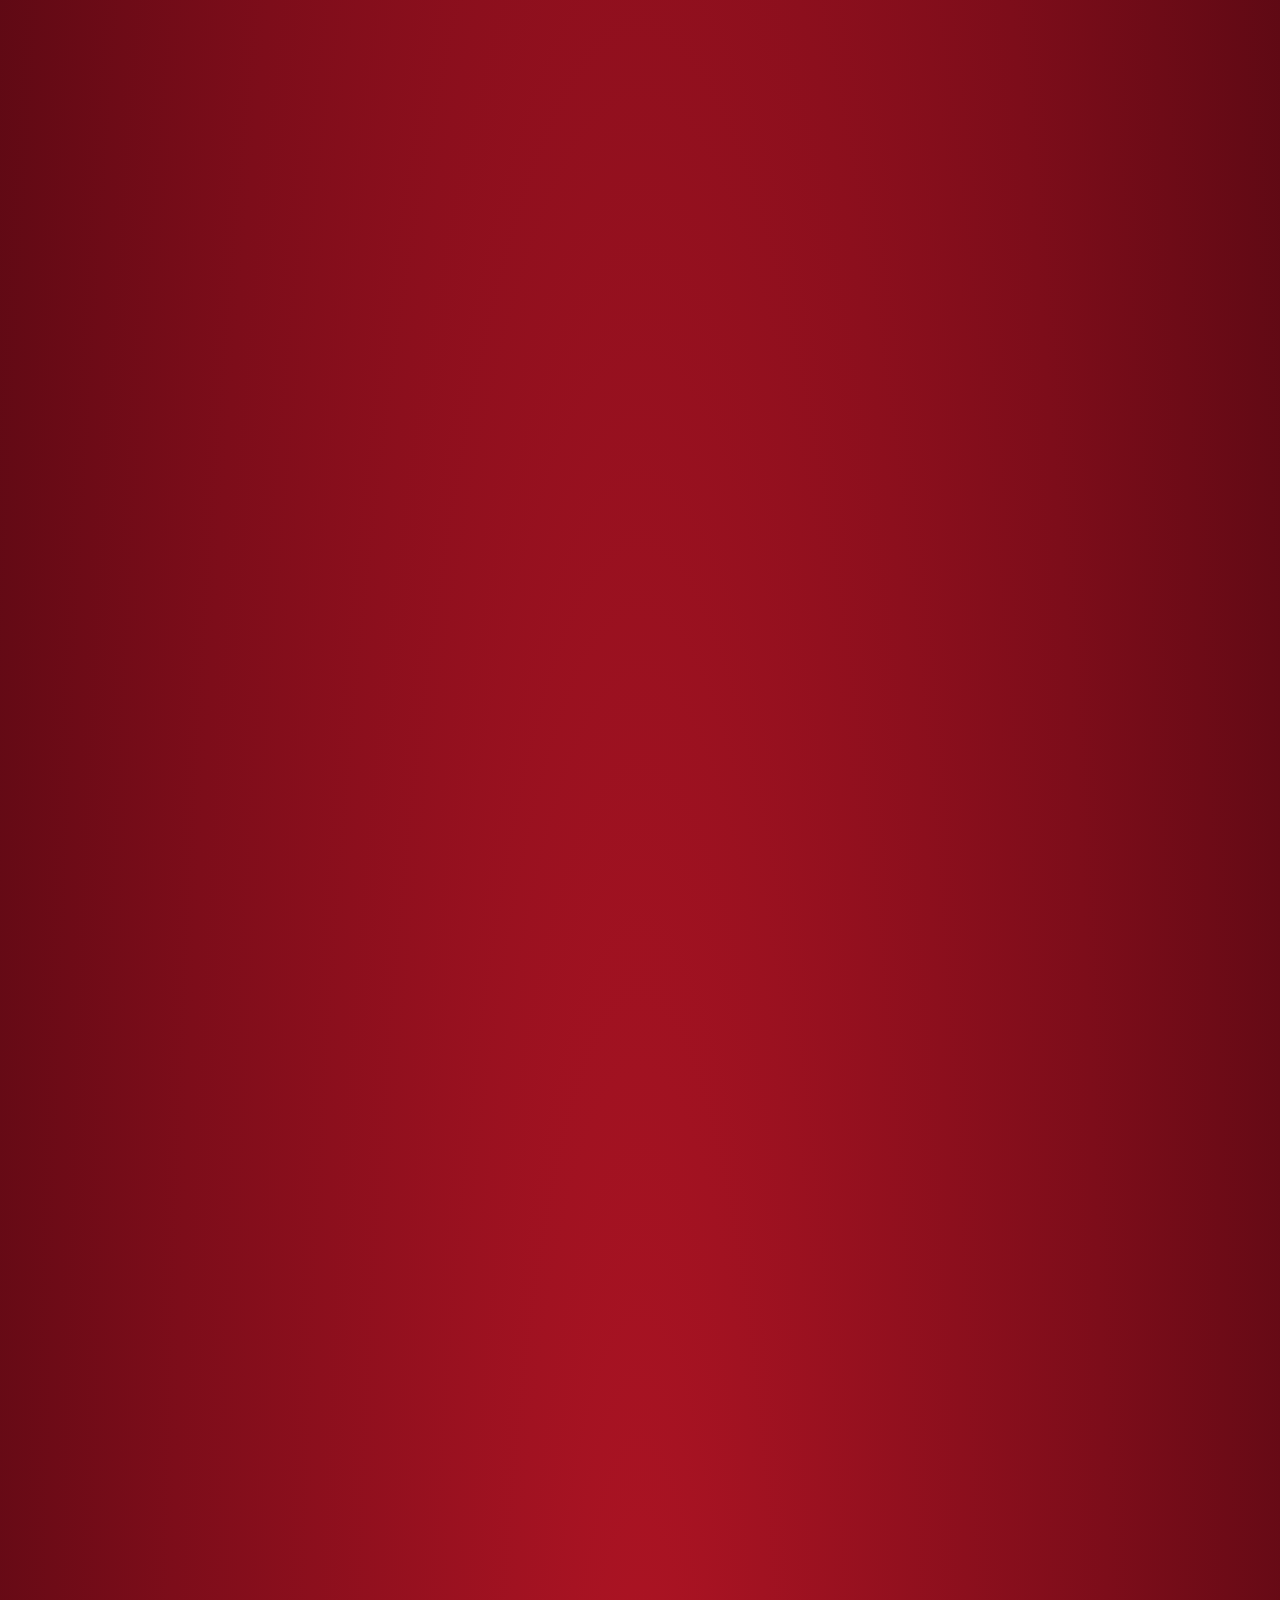
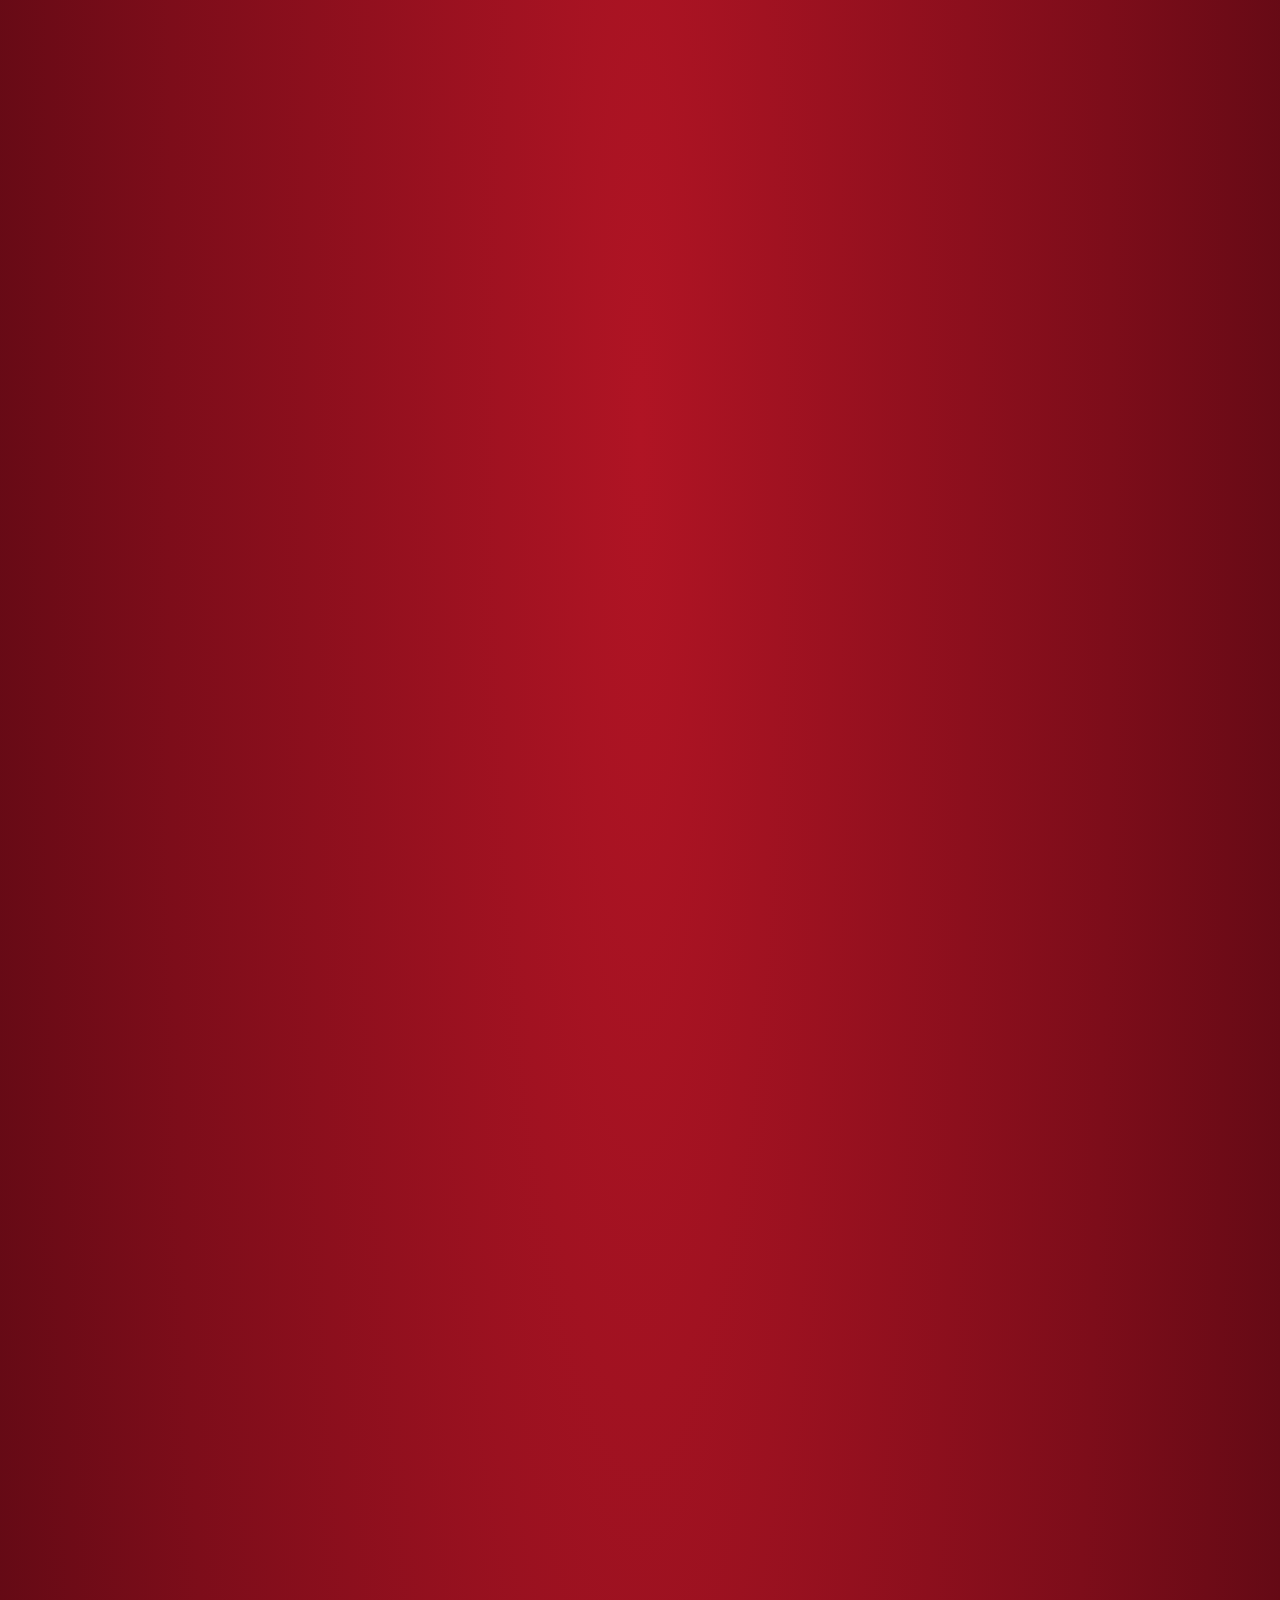
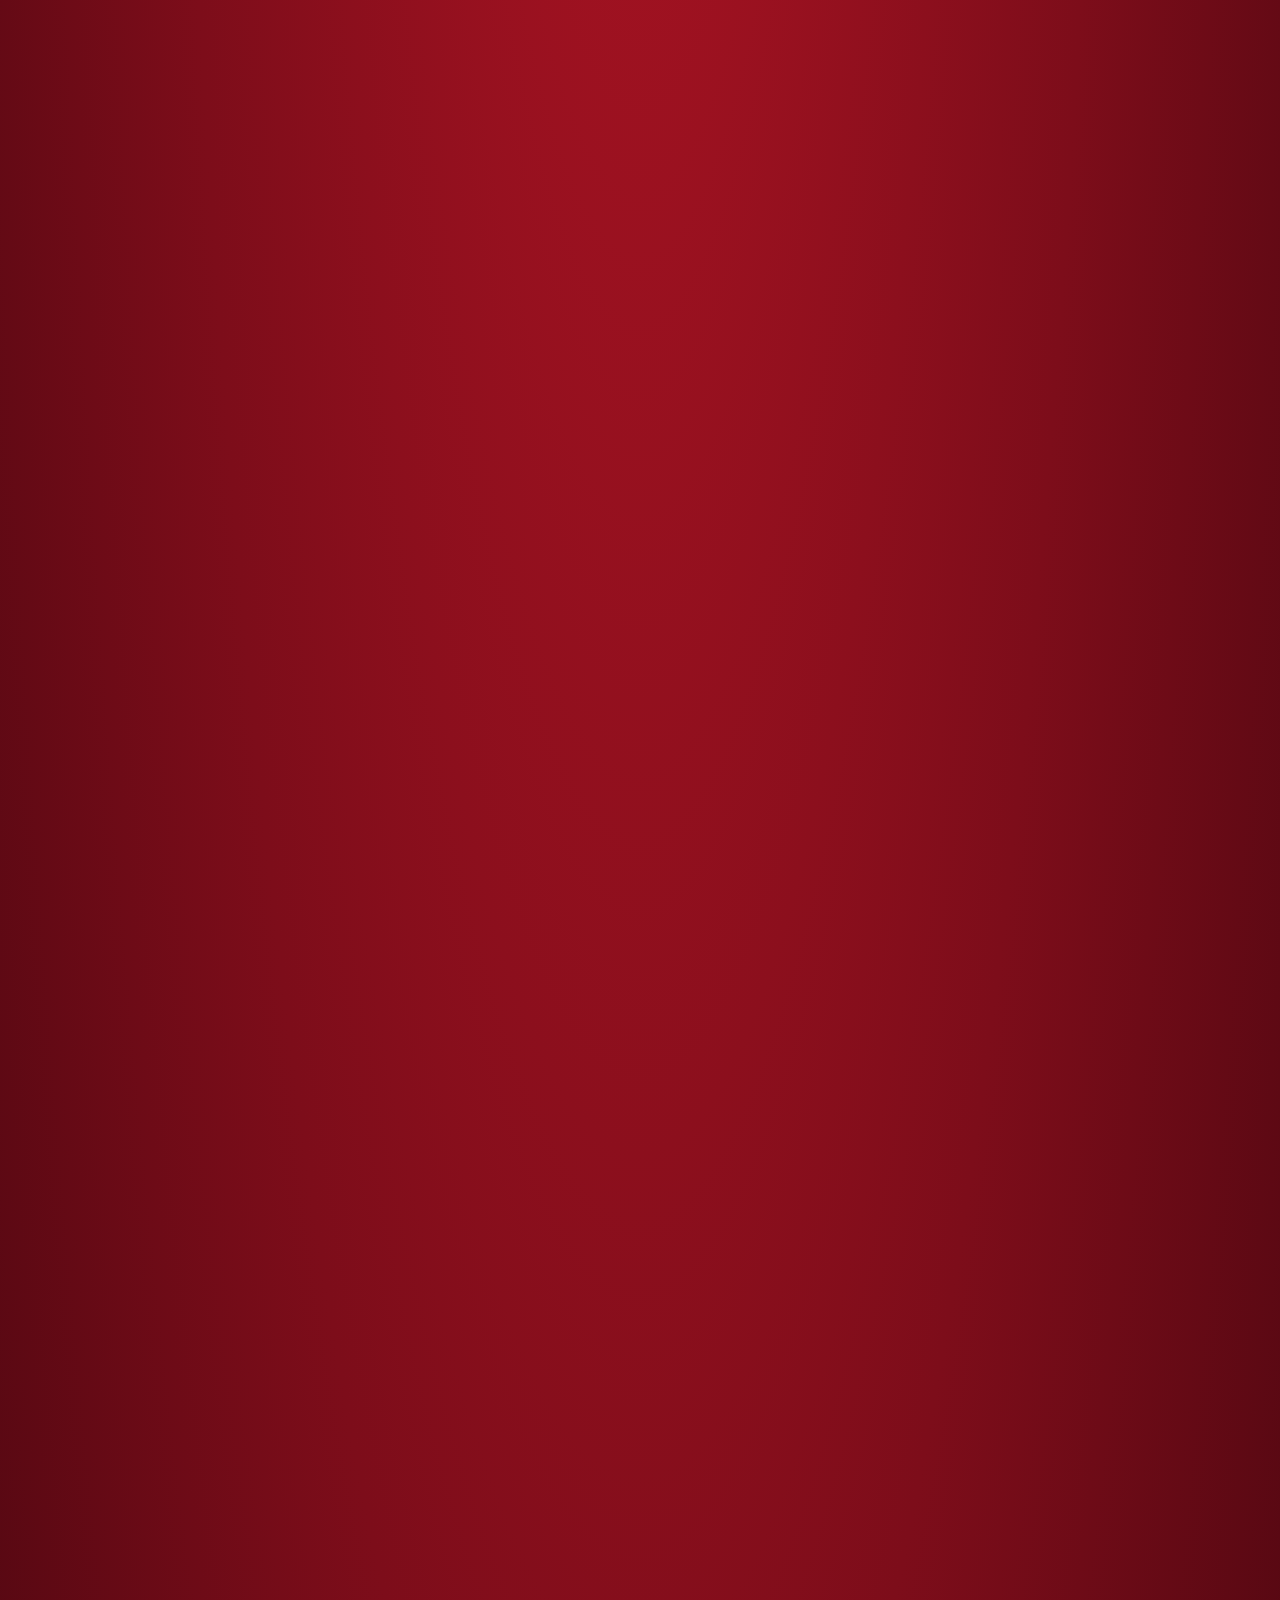
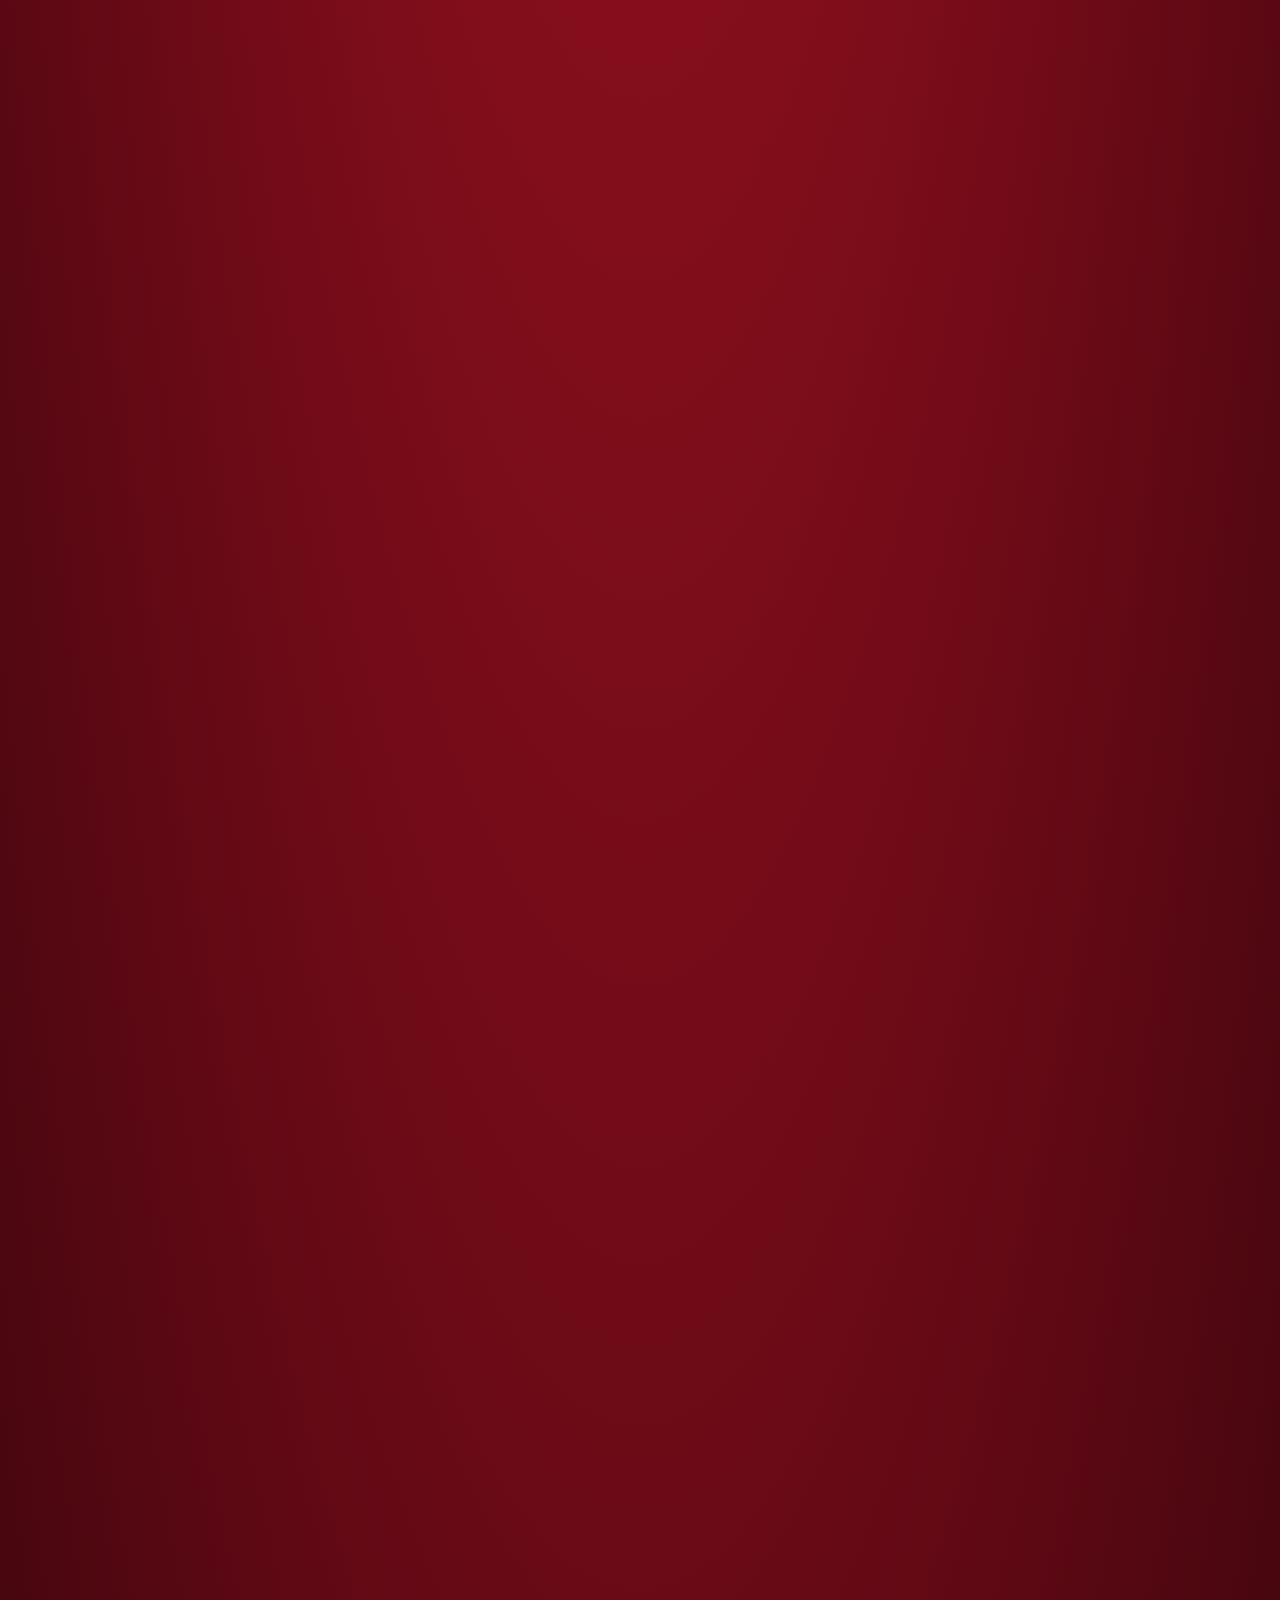
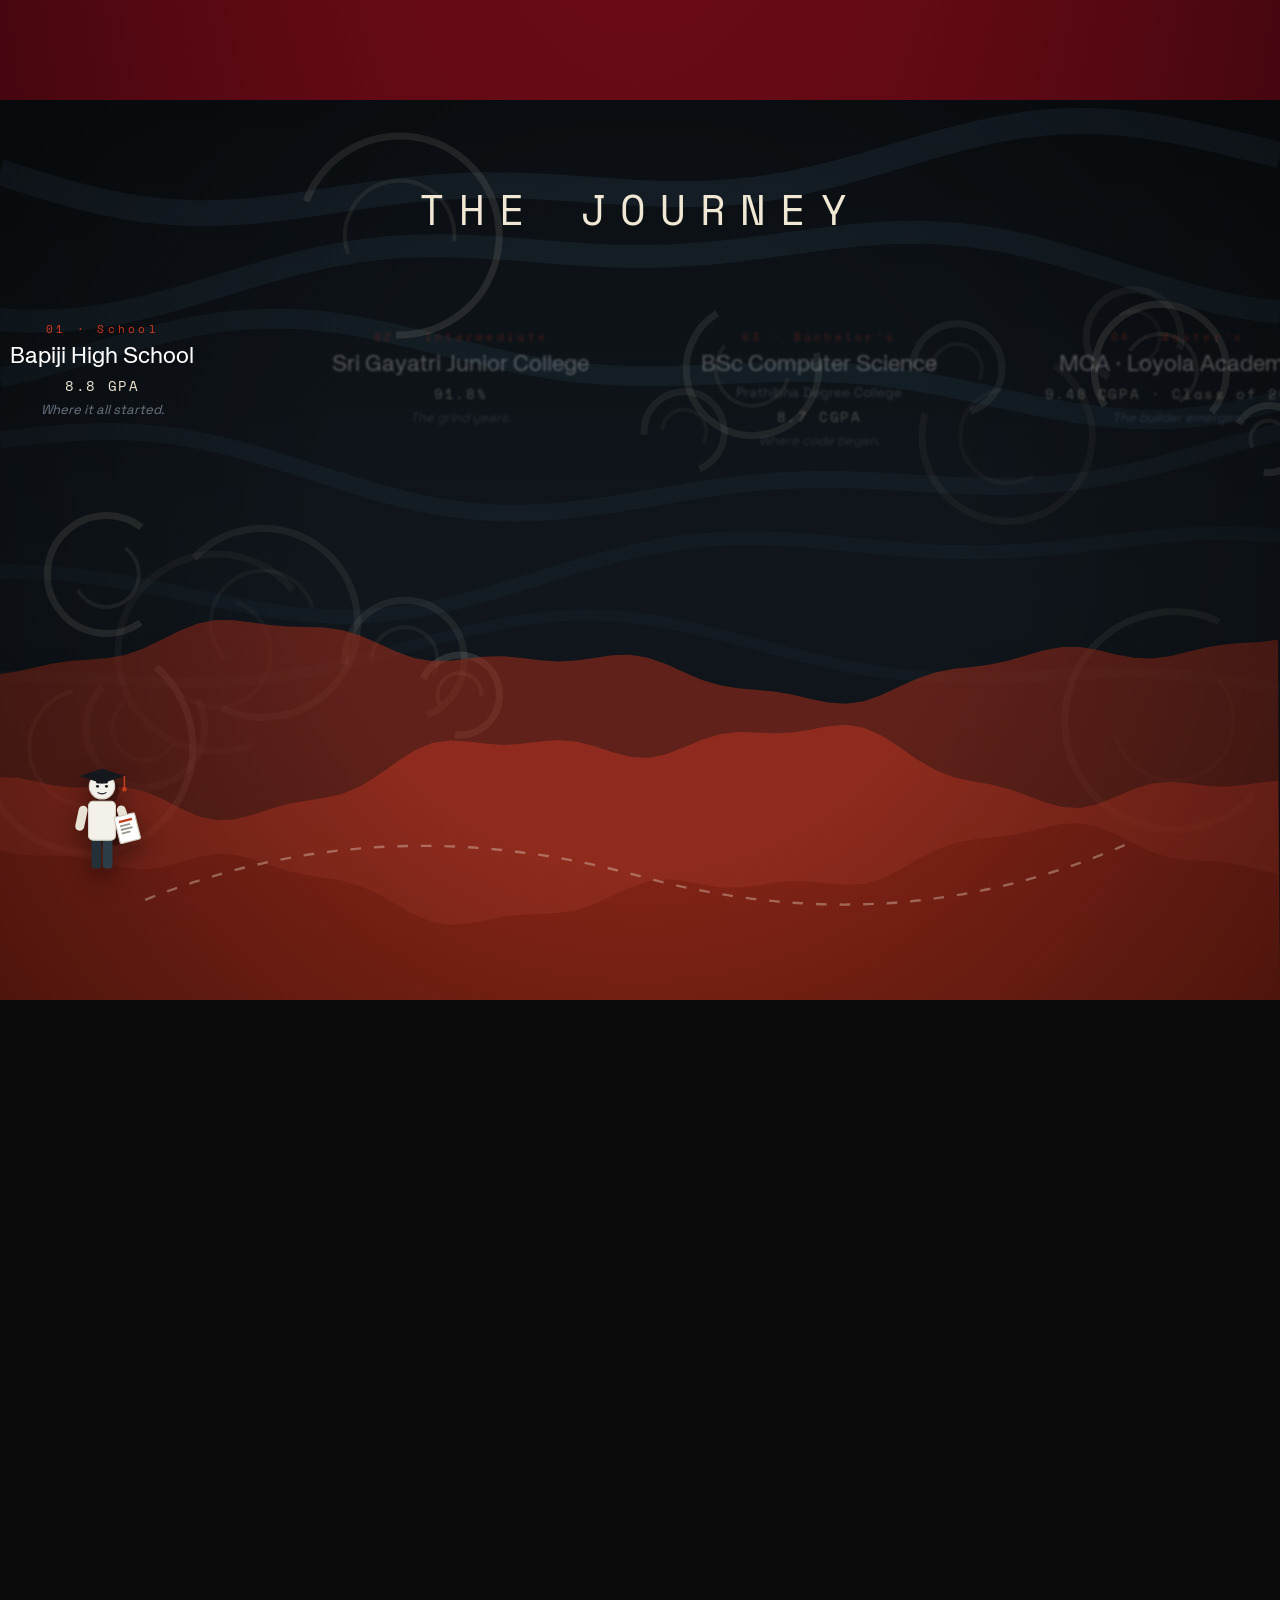
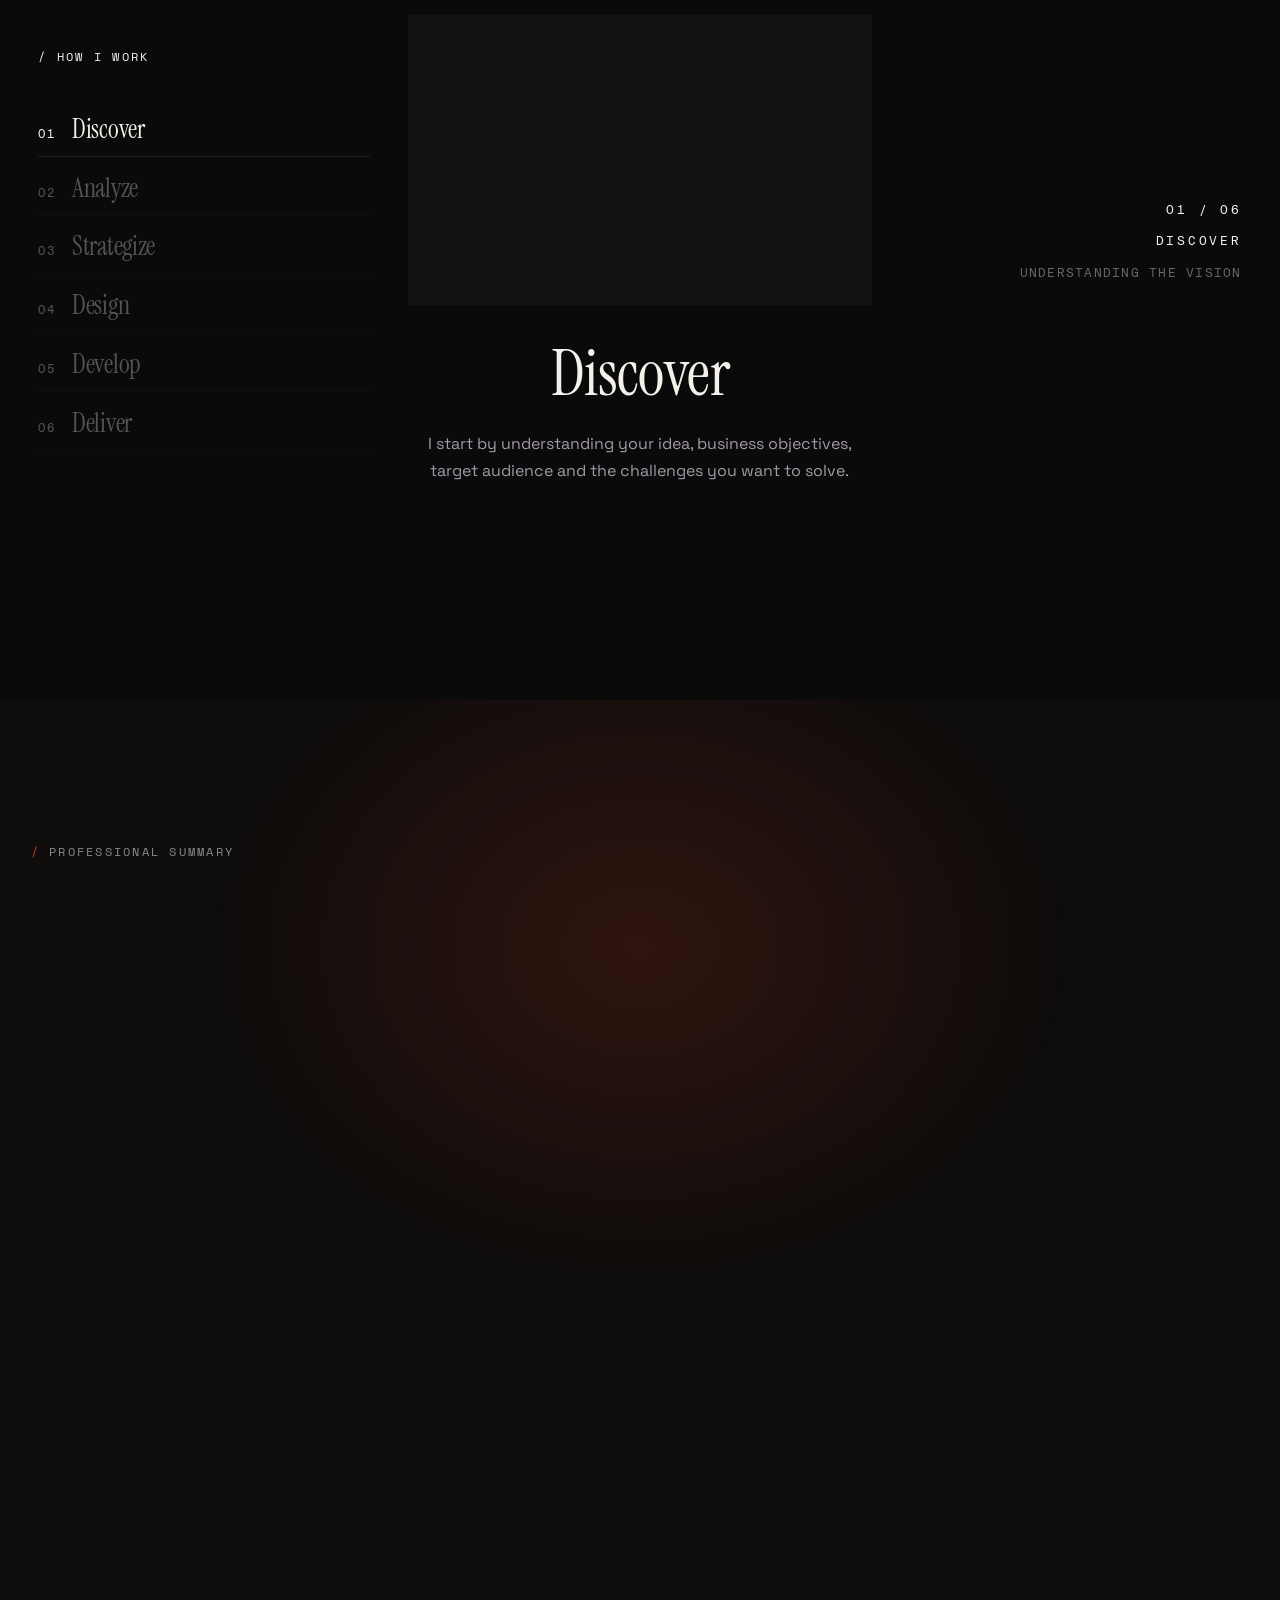
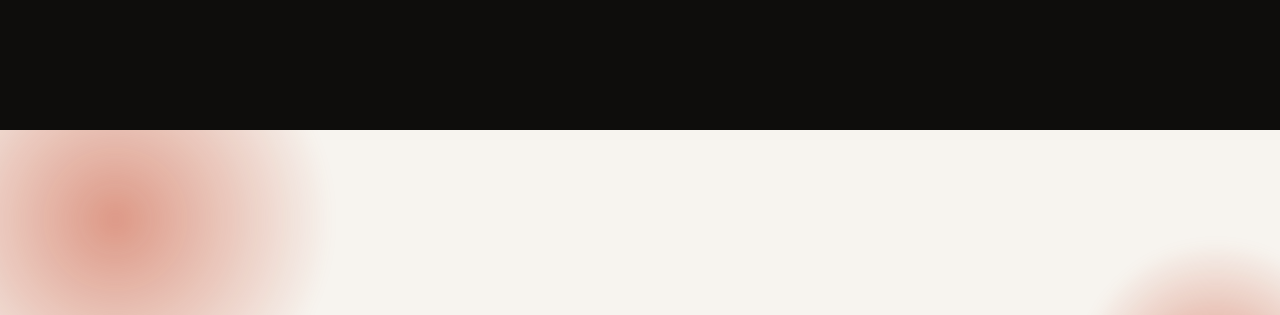
<file: frontend/html/landing-page.html>
<!DOCTYPE html>
<html lang="en"><head><meta charset="utf-8">
<meta http-equiv="refresh" content="0; url=../../">
<link rel="canonical" href="../../">
<title>Dinesh Kumar — Frontend Developer</title></head>
<body><p>Moved to <a href="../../">the portfolio</a>.</p></body></html>
</file>
<file: frontend/css/landing-page.css>
/* Dinesh PP v2 — re-engineered from the LIVE reference.fiddle.digital.
   Tokens observed live: #0b0b0c page, #f4f1ea clarity panel, vermillion #d9381e accent.
   Original copy and art throughout — structure studied, nothing copied. */
:root{
  --ink:#0b0b0c;
  --ink2:#101013;
  --paper:#f4f1ea;
  --red:#d9381e;
  --red-dim:#a32c16;
  --teal:#16262e;
  --cream:#f0e8d5;
  --mut:#8a8a8a;
  --white:#fff;
  --font:"Space Grotesk",system-ui,sans-serif;
  --mono:"Space Mono",ui-monospace,monospace;
  --f-smooth:cubic-bezier(.5,0,.3,1);
  --f-bounce:cubic-bezier(.6,.5,0,2);
  --gap:clamp(16px,2.4vw,36px);
}
*{margin:0;padding:0;box-sizing:border-box}
html{scrollbar-width:thin;scrollbar-color:#333 var(--ink)}
html.lenis,html.lenis body{height:auto}
.lenis.lenis-smooth{scroll-behavior:auto!important}
body{background:var(--ink);color:var(--white);font-family:var(--font);
  font-size:1rem;line-height:1.35;overflow-x:hidden;-webkit-font-smoothing:antialiased}
::selection{background:var(--red);color:#fff}
a{color:inherit}
@font-face{font-family:"Space Grotesk";src:url("../assets/fonts/space-grotesk-latin-400-normal.woff2") format("woff2");font-weight:400;font-display:swap}
@font-face{font-family:"Space Grotesk";src:url("../assets/fonts/space-grotesk-latin-500-normal.woff2") format("woff2");font-weight:500;font-display:swap}
@font-face{font-family:"Space Grotesk";src:url("../assets/fonts/space-grotesk-latin-700-normal.woff2") format("woff2");font-weight:700;font-display:swap}
@font-face{font-family:"Space Mono";src:url("../assets/fonts/space-mono-latin-400-normal.woff2") format("woff2");font-weight:400;font-display:swap}
@font-face{font-family:"Space Mono";src:url("../assets/fonts/space-mono-latin-700-normal.woff2") format("woff2");font-weight:700;font-display:swap}

/* cursor */
.cursor{position:fixed;top:0;left:0;width:10px;height:10px;border-radius:50%;
  background:var(--red);pointer-events:none;z-index:9999;transform:translate(-50%,-50%);mix-blend-mode:difference}
.cursor-ring{position:fixed;top:0;left:0;width:36px;height:36px;border-radius:50%;
  border:1px solid rgba(255,255,255,.5);pointer-events:none;z-index:9998;transform:translate(-50%,-50%);
  transition:width .3s var(--f-smooth),height .3s var(--f-smooth),border-color .3s}
.cursor-ring.is-hover{width:64px;height:64px;border-color:var(--red)}
@media(hover:none){.cursor,.cursor-ring{display:none}}

/* film grain */
.grain{position:fixed;inset:-50%;width:200%;height:200%;pointer-events:none;z-index:9000;opacity:.06;
  background-image:url("data:image/svg+xml,%3Csvg xmlns='http://www.w3.org/2000/svg' width='300' height='300'%3E%3Cfilter id='n'%3E%3CfeTurbulence type='fractalNoise' baseFrequency='0.9' numOctaves='2'/%3E%3C/filter%3E%3Crect width='300' height='300' filter='url(%23n)'/%3E%3C/svg%3E");
  animation:grain 8s steps(10) infinite}
@keyframes grain{0%,100%{transform:translate(0,0)}10%{transform:translate(-2%,-3%)}30%{transform:translate(3%,-2%)}50%{transform:translate(-3%,2%)}70%{transform:translate(2%,3%)}90%{transform:translate(-1%,1%)}}

/* red progress bar, top edge */
.topbar{position:fixed;top:0;left:0;right:0;height:3px;z-index:9500;pointer-events:none}
.topbar span{display:block;height:100%;background:var(--red);transform:scaleX(0);transform-origin:0 50%}

/* shared */
.w-welcome,.s-journey{position:relative;overflow:hidden}
.w-transition,.w-tree{position:relative} /* no overflow:hidden — sticky children need it */
.wrap{padding:0 var(--gap);max-width:1600px;margin:0 auto;position:relative;z-index:1}
.micro{font-family:var(--mono);font-size:.78rem;letter-spacing:.18em;text-transform:uppercase;color:var(--mut)}
.micro .p{color:var(--red)}
.micro-dark{color:#3a3a38}
[data-reveal]{opacity:0;transform:translateY(48px)}
.h-xl{font-size:clamp(2.6rem,6.4vw,5.6rem);font-weight:700;letter-spacing:-.02em;line-height:1.02;margin-top:.6em}
.h-lg{font-size:clamp(2.2rem,5vw,4.4rem);font-weight:700;letter-spacing:-.02em;line-height:1.02;margin-top:.6em}

/* pills */
.pill{display:inline-flex;align-items:center;padding:.55em 1.2em;border-radius:999px;
  background:rgba(255,255,255,.07);border:1px solid rgba(255,255,255,.12);
  font-family:var(--mono);font-size:.72rem;letter-spacing:.1em;text-transform:uppercase;
  color:#fff;text-decoration:none;backdrop-filter:blur(10px);-webkit-backdrop-filter:blur(10px);
  transition:background .3s,border-color .3s}
.pill:hover{background:rgba(255,255,255,.16)}
.pill-hot{background:var(--red);border-color:var(--red)}
.pill-hot:hover{background:var(--red-dim)}
.pill-ghost{background:transparent}

/* ══ WELCOME / TRANSITION / TREE — ported from reference reference ══ */
:root{
  --st-black:#101214;
  --st-grey:#e6dfe4;
  --st-grey-dark:#544d56;
  --st-purple:#a399a8;
  --st-red:#ff4f36;
  --st-cubic:cubic-bezier(.35,.35,0,1);
  --st-display:"KHTeka",system-ui,sans-serif;
  --st-mono:"KHTekaMono","Space Mono",ui-monospace,monospace;
}
@font-face{font-family:"KHTeka";src:url("../assets/fonts/KHTeka-Regular.woff2") format("woff2");font-weight:400;font-display:swap}
@font-face{font-family:"KHTekaMono";src:url("../assets/fonts/KHTekaMono-Regular.woff2") format("woff2");font-weight:400;font-display:swap}

/* ---- 1 · WELCOME ---- */
.w-welcome{min-height:100svh;background:var(--st-black);color:var(--st-grey);
  position:relative;overflow:hidden;font-family:var(--st-display)}
#dragon-canvas{position:absolute;top:0;right:0;width:58%;height:100%;display:block;opacity:0;z-index:1}
.hud-top{position:fixed;top:0;left:0;right:0;z-index:50;display:flex;
  justify-content:space-between;align-items:center;padding:calc(var(--gap)*.7) var(--gap)}
.w-ver{position:absolute;top:calc(var(--gap)*.8);left:0;right:0;text-align:center;z-index:3;
  font-family:var(--st-mono);font-size:.8rem;letter-spacing:.14em;color:var(--st-grey-dark);pointer-events:none}
.w-head{position:absolute;left:var(--gap);top:13%;z-index:4;margin:0;
  font-size:clamp(2.6rem,5.2vw,4.6rem);font-weight:400;line-height:1.02;letter-spacing:-.01em}
.w-head .l{display:block;overflow:hidden}
.w-head .l>span{display:inline-block}
.w-head .inc{display:flex;align-items:flex-start;gap:1.2rem}
.w-head .built{font-family:var(--st-mono);font-size:.78rem;letter-spacing:.06em;line-height:1.7;
  color:var(--st-grey);margin-top:.6em;font-weight:400}
.w-head .built a{color:#fff;text-decoration:underline;text-underline-offset:3px}
.w-card{position:absolute;left:var(--gap);bottom:32%;z-index:5;width:min(300px,26vw);
  text-decoration:none;display:block}
.w-card::before{content:attr(data-name);display:block;color:var(--st-purple);
  font-family:var(--st-mono);font-size:.85rem;letter-spacing:.06em;margin-bottom:.7em}
.w-card .video-wrap{position:relative;display:block;aspect-ratio:16/9;background:#000;
  border-radius:14px;overflow:hidden;
  -webkit-mask-image:linear-gradient(135deg,transparent 25%,#000 50%);
  mask-image:linear-gradient(135deg,transparent 25%,#000 50%);
  -webkit-mask-size:250% 100%;mask-size:250% 100%;-webkit-mask-position:100% 0;mask-position:100% 0;
  transition:mask-position 1.2s var(--st-cubic),-webkit-mask-position 1.2s var(--st-cubic)}
.w-card video{width:100%;height:100%;object-fit:cover;opacity:.45;scale:1;
  transition:opacity .6s var(--st-cubic),scale .6s var(--st-cubic)}
.w-card:hover .video-wrap{-webkit-mask-position:0 0;mask-position:0 0}
.w-card:hover video{opacity:1;scale:1.25}
.w-giant{position:absolute;left:0;right:0;bottom:5%;z-index:4;margin:0;text-align:center;pointer-events:none;
  font-family:var(--st-display);
  font-size:clamp(3rem,14.5vw,14.5vw);font-weight:400;letter-spacing:-.02em;line-height:.95;white-space:nowrap;
  color:transparent;
  background:linear-gradient(180deg,#f2ede6 20%,#8f8a93 90%);
  -webkit-background-clip:text;background-clip:text}
.w-giant .ch{display:inline-block}
.w-caret{display:inline-block;width:.075em;height:.82em;margin-left:.08em;vertical-align:-.06em;
  background:#f2ede6;animation:caretBlink 1.02s steps(2,start) infinite}
@keyframes caretBlink{50%{opacity:0}}
.w-sub{position:absolute;bottom:calc(var(--gap)*.9);z-index:4;margin:0;
  font-family:var(--st-mono);font-size:.72rem;letter-spacing:.22em;color:var(--st-grey)}
.w-sub.s1{left:var(--gap)}
.w-sub.s2{right:var(--gap);text-align:right}

/* ---- 2 · TRANSITION (pinned) : blood crimson ---- */
.w-transition{position:relative;height:800vh;z-index:10;
  background:radial-gradient(ellipse at 50% 38%,#b01424 0%,#7d0d1a 52%,#46060f 100%)}
.t-progress{position:sticky;top:0;height:0;z-index:6}
.t-progress span{display:block;height:3px;background:#f3e9d2;transform:scaleX(0);transform-origin:0 50%}
.t-stage{position:sticky;top:0;height:100vh;display:grid;place-items:center;overflow:hidden}
.t-ph{grid-area:1/1;margin:0;text-align:center;color:#f3e9d2;
  font-family:'Archivo Black',sans-serif;font-size:clamp(2.6rem,7vw,6rem);font-weight:400;
  letter-spacing:.01em;line-height:1.05;max-width:18ch;text-transform:uppercase;
  text-shadow:0 6px 40px rgba(40,0,5,.55)}
.t-ph .ch{display:inline-block;opacity:.08;filter:blur(12px);will-change:opacity,filter,transform}

/* ---- 3 · TREE ---- */
@media(max-width:760px){
  #dragon-canvas{width:100%;height:52%;top:auto;bottom:0}
  .w-head{top:10%;font-size:clamp(2.2rem,9vw,3.4rem)}
  .w-card{bottom:auto;top:37%;width:min(240px,52vw)}
  .w-giant{font-size:13.5vw;bottom:9%}
  .w-sub.s1{display:none}
  .t-ph{font-size:clamp(1.8rem,8vw,2.6rem)}
  .composition{min-height:52vh}
  /* mobile: transition is 800vh of red on desktop — 320vh keeps the
     phrases + dragon flight, without the endless empty scroll */
  .w-transition{height:320vh}
  img{max-width:100%}
}
.brand{display:flex;align-items:center;gap:.7em;text-decoration:none}
.brand-mark{width:34px;height:34px;border-radius:9px;background:var(--red);display:grid;place-items:center}
.brand-mark svg{width:18px;height:18px}
.brand-word{font-weight:700;font-size:1.02rem;letter-spacing:-.01em}
.brand-word sup{font-size:.55em;color:var(--mut)}
.pills{display:flex;align-items:center;gap:.55em}
.pct{font-family:var(--mono);font-size:.78rem;color:var(--mut);margin-left:.6em;min-width:3.2em;text-align:right}
@media(max-width:760px){
  /* mobile: show the Project pill too — it was hidden, so there was no
     way to reach Projects from the header on a phone. Compact everything
     so brand + Project + Start a Project still fit at 390px. The %
     number is hidden (the red progress bar above still shows it). */
  .hud-top{padding-left:12px;padding-right:12px}
  .brand{gap:.5em}
  .brand-mark{width:30px;height:30px}
  .brand-word{font-size:.95rem}
  .brand-word sup{display:none}
  .pills{gap:.4em}
  .pills .pill{display:inline-flex;padding:.5em .8em;font-size:.68rem}
  .pct{display:none}
  /* header: white logo text was invisible on the cream sections —
     dark bar on mobile keeps it readable everywhere */
  .hud-top{background:rgba(13,17,20,.88);backdrop-filter:blur(12px);-webkit-backdrop-filter:blur(12px)}
}

/* ══ 3 · JOURNEY (pinned storm chapter) ══ */
.s-journey{min-height:100svh;background:#0d1114}
#storm{position:absolute;inset:0;width:100%;height:100%}
.ch-title{position:absolute;top:9%;left:0;right:0;text-align:center;z-index:3;pointer-events:none}
.ch-title span{font-family:var(--mono);font-size:clamp(1.4rem,3.4vw,2.6rem);letter-spacing:.34em;color:var(--cream)}
/* journey story : paper character walks through 4 stages */
.journey-track{position:absolute;left:0;right:0;bottom:0;top:24%;z-index:4}
.j-path{position:absolute;left:4%;right:4%;bottom:6%;width:92%;height:38%}
.j-path path{stroke:rgba(240,232,213,.35);stroke-width:2;stroke-dasharray:9 11;fill:none}
.j-char{position:absolute;bottom:16%;left:8%;width:clamp(64px,7vw,96px);z-index:5;
  transform:translateX(-50%);filter:drop-shadow(0 10px 12px rgba(0,0,0,.45))}
.j-char.walking svg{animation:jWalk .45s ease-in-out infinite alternate}
@keyframes jWalk{from{transform:translateY(0) rotate(-2deg)}to{transform:translateY(-10px) rotate(2deg)}}
.j-stages{position:absolute;inset:0;pointer-events:none}
.j-stage{position:absolute;left:var(--sx);top:2%;width:min(300px,24vw);transform:translateX(-50%);
  text-align:center;opacity:.28;transition:opacity .5s,transform .5s;filter:blur(1px)}
.j-stage.is-active{opacity:1;filter:none;transform:translateX(-50%) translateY(-8px)}
.j-kicker{font-family:var(--mono);font-size:.68rem;letter-spacing:.3em;color:var(--red);margin:0 0 .6em}
.j-stage h3{font-family:var(--st-display);font-weight:400;font-size:clamp(1.1rem,1.8vw,1.5rem);
  color:#fff;margin:0 0 .2em;line-height:1.25}
.j-sub{font-size:.85rem;color:#8b95a0;margin:0 0 .4em}
.j-score{font-family:var(--mono);font-size:.85rem;letter-spacing:.12em;color:var(--cream);margin:.4em 0}
.j-note{font-size:.82rem;color:#6a7683;font-style:italic;margin:0}
@media(max-width:760px){
  /* journey cards: all 4 were spread across the screen at 44vw and overlapped —
     stack them in one centred slot, only the active one visible */
  .j-stage{left:50%;width:min(320px,86vw);opacity:0}
  .j-stage h3{font-size:1rem}
  .j-note{display:none}
  .ch-outro{font-size:.82rem;letter-spacing:.16em;padding:0 .8rem}
}

.ch-outro{position:absolute;top:20%;left:0;right:0;text-align:center;z-index:3;pointer-events:none;
  font-family:var(--mono);font-size:clamp(.9rem,2vw,1.3rem);letter-spacing:.3em;color:var(--cream);
  opacity:0}

/* ══════════ 5–9 · TECHNIQUES / MASONRY / FOR / CLARITY / FOOTER ══════════ */
.w-masonry,.w-for,.w-clarity{padding:16vh 0;position:relative}
.w-summary{padding:16vh 0;position:relative;background:#0e0d0c;color:#f2ece2;overflow:hidden}
.sum-glow{position:absolute;top:-12%;left:50%;transform:translateX(-50%);width:min(940px,92vw);height:72%;
  background:radial-gradient(ellipse at center,rgba(217,56,30,.17),transparent 65%);pointer-events:none;will-change:transform}
.sum-head{margin:.7em 0 1em;position:relative;z-index:1}
.sum-script{display:block;font-family:'Pinyon Script',cursive;font-weight:400;
  font-size:clamp(3.6rem,9.5vw,8rem);line-height:1.15;color:#f5efe4}
.sum-line{display:block;font-family:var(--st-display);font-weight:600;letter-spacing:-.02em;
  font-size:clamp(1.9rem,4.4vw,3.7rem);line-height:1.14;margin-top:.3em;max-width:22ch}
.sum-line em{font-family:'Instrument Serif',serif;font-style:italic;font-weight:400;color:#e0492b}
.sum-line .w{display:inline-block}
.sum-body{position:relative;z-index:1;max-width:68ch;font-size:clamp(1rem,1.35vw,1.18rem);
  line-height:1.78;color:#b9b0a4;margin:0 0 9vh}
.sum-grid{position:relative;z-index:1;display:grid;grid-template-columns:repeat(3,1fr);
  gap:clamp(1.5rem,3vw,3rem)}
.sum-stat{border-top:1px solid #3a332c;padding-top:1.6rem;text-decoration:none;color:inherit;display:block}
.sum-num{font-family:var(--st-display);font-weight:600;font-size:clamp(2.1rem,4.2vw,3.4rem);
  letter-spacing:-.02em;color:#f5efe4;margin-bottom:.7rem}
.sum-cap{font-size:.95rem;line-height:1.65;color:#8d8478;margin:0}
.sum-cta .sum-link{color:#e0492b;transition:color .3s}
.sum-cta:hover .sum-link{color:#f5efe4}
.sum-cta .arr{display:inline-block;transition:transform .3s}
.sum-cta:hover .arr{transform:translateX(8px)}
@media(max-width:760px){.sum-grid{grid-template-columns:1fr;gap:2.4rem}.sum-body{margin-bottom:6vh}}
/* masonry — rebuilt 2026-11-04: interests pager (no cards) */
.w-masonry{background:#f7f4ef;color:#101214;overflow:hidden}
.interest-wrap{position:relative;z-index:2}
.interest-eyebrow{opacity:0;transform:translateY(14px);transition:opacity .8s ease,transform .8s ease}
.interest-stage{position:relative;min-height:clamp(420px,58vh,560px);margin-top:2.2rem}
.interest-slide{position:absolute;inset:0;display:grid;grid-template-columns:1fr 1fr;gap:clamp(1.5rem,4vw,4rem);align-items:center;
  opacity:0;visibility:hidden;transform:translateY(26px);transition:opacity .7s ease,transform .7s ease,visibility 0s .7s}
.interest-slide.is-active{opacity:1;visibility:visible;transform:none;transition:opacity .7s ease,transform .7s ease}
.interest-head{font-family:'Instrument Serif',serif;font-weight:400;letter-spacing:-.01em;
  font-size:clamp(2.6rem,5.4vw,4.8rem);line-height:1.04;margin:0 0 1.4rem}
.interest-head em{font-style:italic;color:#c33d1e}
.interest-text{font-size:1.02rem;line-height:1.75;color:#4a4640;max-width:34rem;margin:0}
.interest-img{overflow:hidden;border-radius:6px;box-shadow:0 30px 80px -30px rgba(60,40,30,.35)}
.interest-img img{display:block;width:100%;height:clamp(280px,44vh,440px);object-fit:cover;
  transform:scale(1.12);transition:transform 1.4s cubic-bezier(.2,.7,.2,1)}
.interest-slide.is-active .interest-img img{transform:scale(1)}
.interest-dots{display:flex;align-items:center;justify-content:center;gap:.9rem;margin-top:3rem;
  opacity:0;transition:opacity .8s ease .3s}
.interest-dots::before,.interest-dots::after{content:"";height:1px;width:min(120px,20vw);background:#d8d2c6}
.interest-dots button{width:11px;height:11px;border-radius:50%;border:1px solid #c33d1e;background:transparent;
  padding:0;cursor:pointer;transition:background .3s,transform .3s}
.interest-dots button.is-active{background:#c33d1e;transform:scale(1.25)}
/* petal wipe transition */
.petal-wipe{position:absolute;inset:0;z-index:5;background:#f7f4ef;pointer-events:none;
  transform:translateY(0);transition:transform 1.1s cubic-bezier(.7,0,.2,1)}
.w-masonry.is-in .petal-wipe{transform:translateY(-101%)}
.pw-petal{position:absolute;border-radius:50%;background:radial-gradient(closest-side,rgba(195,61,30,.5),rgba(195,61,30,0));
  filter:blur(6px)}
.pw-1{width:34vmax;height:34vmax;left:-8vmax;top:-10vmax}
.pw-2{width:22vmax;height:22vmax;right:-6vmax;top:12%}
.pw-3{width:16vmax;height:16vmax;left:32%;bottom:-8vmax}
.pw-4{width:10vmax;height:10vmax;left:12%;top:38%}
.pw-5{width:13vmax;height:13vmax;right:22%;bottom:6%}
.w-masonry.is-in .interest-eyebrow{opacity:1;transform:none;transition-delay:.55s}
.w-masonry.is-in .interest-dots{opacity:1}
/* ambient petal field */
.petal-field{position:absolute;inset:0;z-index:1;pointer-events:none;opacity:0;transition:opacity 1.2s ease .8s}
.w-masonry.is-in .petal-field{opacity:1}

/* for */
.f-grid{display:grid;grid-template-columns:repeat(3,1fr);gap:clamp(1rem,2vw,1.8rem)}
.f-card{border:1px solid #2c2c30;border-radius:18px;padding:2.2rem 1.8rem;background:rgba(255,255,255,.02);
  transition:border-color .35s,transform .35s}
.f-card:hover{border-color:var(--st-red);transform:translateY(-6px)}
.f-card h3{font-family:var(--st-display);font-weight:400;font-size:1.7rem;margin:0 0 .8rem}
.f-card p{color:#a399a8;line-height:1.7;margin:0;font-size:.98rem}

/* clarity */
.c-head{display:flex;justify-content:space-between;align-items:flex-start;gap:2rem;margin-bottom:3em;flex-wrap:wrap}
.c-right{font-family:var(--st-mono);font-size:.8rem;letter-spacing:.15em;text-transform:uppercase;color:#5a5a52;margin:0;max-width:220px;text-align:right}
.c-grid{list-style:none;margin:0;padding:0;display:grid;grid-template-columns:repeat(4,1fr);gap:2rem;border-top:2px solid #101214;padding-top:2rem}
.c-grid li{align-items:baseline;
  padding:1.6rem 0;border-bottom:1px solid rgba(16,18,20,.16)}
.c-grid b{font-family:var(--st-mono);font-weight:400;font-size:1rem;color:#c33d1e;display:block;margin-bottom:.8em}
.c-grid p{font-size:1.05rem;font-family:var(--st-display);margin:0;line-height:1.5;color:#3a3632}

/* ══════════ 9 · STARBURST THANKS FOOTER ══════════ */
.stf{--stf-bg:#0b0b0c;--stf-ink:#f4f1ea;--stf-accent:#ff4f36;--stf-display:var(--st-display);
  --stf-sans:ui-sans-serif,system-ui,-apple-system,"Segoe UI",Roboto,sans-serif;--stf-grain:.16;
  position:relative;isolation:isolate;overflow:hidden;overflow:clip;container-type:inline-size;
  display:flex;flex-direction:column;width:100%;box-sizing:border-box;min-height:100svh;
  background:var(--stf-bg);color:var(--stf-ink);font-family:var(--stf-sans);
  -webkit-font-smoothing:antialiased;touch-action:pan-y}
.stf::before{content:'';position:absolute;inset:-50%;z-index:0;pointer-events:none;
  background-image:url("data:image/svg+xml;utf8,<svg xmlns='http://www.w3.org/2000/svg' width='180' height='180'><filter id='n'><feTurbulence type='fractalNoise' baseFrequency='.85' numOctaves='2' stitchTiles='stitch'/><feColorMatrix values='0 0 0 0 1 0 0 0 0 1 0 0 0 0 1 0 0 0 .7 0'/></filter><rect width='100%' height='100%' filter='url(%23n)'/></svg>");
  background-size:180px 180px;opacity:var(--stf-grain);mix-blend-mode:difference;
  animation:stf-grain .9s steps(1) infinite}
.stf::after{content:'';position:absolute;inset:0;z-index:0;pointer-events:none;
  background:radial-gradient(ellipse 75% 70% at 50% 45%,transparent 45%,rgba(0,0,0,.55) 100%)}
:where(.stf) button{appearance:none;background:none;border:0;padding:0;margin:0;font:inherit;color:inherit;cursor:pointer}
:where(.stf) a{color:inherit;text-decoration:none}
.stf :focus-visible{outline:2px solid var(--stf-accent);outline-offset:4px}
.stf-sr{position:absolute;width:1px;height:1px;margin:-1px;padding:0;overflow:hidden;clip:rect(0 0 0 0);white-space:nowrap;border:0}
.stf-fx{position:absolute;inset:0;z-index:0;pointer-events:none}
.stf-dust{position:absolute;border-radius:50%;background:var(--stf-ink)}
.stf-scratch{position:absolute;width:1px;background:linear-gradient(transparent,var(--stf-ink),transparent);opacity:.18}
.stf-in{position:relative;z-index:1;flex:1;display:flex;flex-direction:column;align-items:center;
  padding:clamp(28px,4.5cqw,60px) 16px clamp(28px,4cqw,56px)}
.stf-logo{display:inline-flex;align-items:center;gap:.55em;font-size:clamp(12px,1.45cqw,18px)}
.stf-mark{display:block;flex:none;max-width:none;overflow:visible}
.stf-mark path{fill:none;stroke:currentColor;stroke-width:2;stroke-linecap:square;stroke-linejoin:miter;
  transition:transform .45s cubic-bezier(.2,.9,.3,1.3)}
.stf-mark-i path{stroke-width:1.7}
.stf-logo:hover .stf-mark-l{transform:translateX(-1.6px)}
.stf-logo:hover .stf-mark-r{transform:translateX(1.6px)}
.stf-name{display:flex;flex-direction:column;font-family:var(--stf-display);font-weight:400;
  text-transform:uppercase;line-height:.92;letter-spacing:.01em}
.stf-mid{flex:1;display:flex;flex-direction:column;align-items:center;justify-content:center;
  padding:clamp(56px,8cqw,120px) 0 clamp(40px,6cqw,90px)}
.stf-stage{position:relative;display:flex;flex-direction:column;align-items:center;
  font-size:clamp(34px,8.6cqw,124px)}
.stf-stage:hover{--stf-orot:-2.5deg;--stf-osc:1.03}
.stf-h{position:relative;z-index:2;margin:0;font-family:var(--stf-display);font-weight:400;
  font-size:1em;line-height:.95;letter-spacing:-.01em;text-transform:uppercase;white-space:nowrap;
  transform:scaleX(1.12);color:var(--stf-ink)}
.stf-ch{display:inline-block}
.stf:not(.is-in) .stf-ch{opacity:0}
.stf.is-in .stf-ch{animation:stf-drop .7s cubic-bezier(.2,1.5,.35,1) both}
.stf-tag{position:relative;z-index:2;margin:.06em 0 0 -.3em;color:var(--stf-ink)}
.stf-orbit{position:absolute;left:-11%;top:-32%;width:120%;height:154%;z-index:1;overflow:visible;
  max-width:none;pointer-events:none;color:var(--stf-ink);
  transform:translate(calc(var(--stf-px,0) * -6px),calc(var(--stf-py,0) * -4px)) rotate(var(--stf-orot,0deg)) scale(var(--stf-osc,1));
  transition:transform .8s cubic-bezier(.2,.8,.2,1)}
.stf-orbit path{fill:none;stroke:currentColor;stroke-width:1.3;stroke-linecap:round;
  stroke-dasharray:var(--l,999) var(--l,999);stroke-dashoffset:var(--l,999)}
.stf.is-in .stf-orbit path{animation:stf-write 2.2s .25s cubic-bezier(.5,0,.3,1) forwards}
.stf-star-wrap{position:absolute;z-index:3;right:-.62em;top:-1.2em;width:1.5em;height:1.5em;
  transform:translate(calc(var(--stf-px,0) * 18px),calc(var(--stf-py,0) * 12px));
  transition:transform .6s cubic-bezier(.2,.8,.2,1)}
.stf-star{position:relative;display:block;width:100%;height:100%;border-radius:50%;
  color:var(--stf-accent);transition:transform .35s cubic-bezier(.2,.9,.3,1.4)}
.stf-star:hover{transform:scale(1.08)}
.stf-star:active{transform:scale(.94)}
.stf-star-pop{display:block;width:100%;height:100%}
.stf-star-svg{display:block;width:100%;height:100%;max-width:none;overflow:visible;
  animation:stf-spin 48s linear infinite;transition:filter .3s}
.stf-star:hover .stf-star-svg{filter:drop-shadow(0 0 .1em var(--stf-accent))}
.stf-star-svg path{fill:none;stroke:currentColor;stroke-width:1.6;stroke-linejoin:miter}
.stf-sparks{position:absolute;inset:0;pointer-events:none}
.stf-spark{position:absolute;left:50%;top:50%;width:62%;height:2px;margin-top:-1px;
  transform-origin:0 50%;transform:rotate(var(--a))}
.stf-spark i{display:block;height:100%;border-radius:2px;background:var(--stf-accent);
  transform-origin:0 50%;animation:stf-shoot .7s cubic-bezier(.15,.8,.3,1) forwards}
.stf-signoff{position:relative;z-index:2;margin:2.4em 0 0;font-size:clamp(11px,1.15cqw,15px);
  letter-spacing:.01em;opacity:.92}
.stf-links{display:flex;flex-wrap:wrap;justify-content:center;align-items:flex-start;
  gap:clamp(12px,1.4cqw,20px) clamp(8px,1cqw,14px);font-size:clamp(12px,1.3cqw,17px)}
.stf-item{display:flex;flex-direction:column;align-items:center}
.stf-item.has-hand{padding-bottom:1.3em}
.stf-cap{height:1.9em;display:flex;align-items:flex-end;justify-content:center;margin-bottom:.3em}
.stf-cap-copied{color:var(--stf-accent)}
.stf-pillwrap{position:relative}
.stf-pill{display:inline-flex;align-items:center;border:1.5px solid var(--stf-ink);
  border-radius:999px;padding:.32em .85em;line-height:1.25;white-space:nowrap;color:var(--stf-ink);
  transition:background .25s,color .25s,transform .25s cubic-bezier(.2,.9,.3,1.4)}
.stf-pill:hover,.stf-pill:focus-visible{background:var(--stf-ink);color:var(--stf-bg)}
.stf-pill:active{transform:scale(.96)}
.stf-hand{position:absolute;left:54%;top:calc(100% - .75em);z-index:2;width:1.45em;height:1.85em;
  pointer-events:none;animation:stf-bob 2.4s ease-in-out infinite}
.stf-item:nth-child(4n+3) .stf-hand{animation-delay:-1.2s}
.stf-hand svg{display:block;width:100%;height:100%;max-width:none;overflow:visible;
  transition:transform .22s cubic-bezier(.2,.9,.3,1.4)}
.stf-hand .stf-palm{fill:var(--stf-ink);stroke:var(--stf-bg);stroke-width:1.5;stroke-linejoin:round}
.stf-hand .stf-knuckle{fill:none;stroke:var(--stf-bg);stroke-width:1.1;stroke-linecap:round}
.stf-hand .stf-click{fill:none;stroke:var(--stf-ink);stroke-width:1.4;stroke-linecap:round;
  opacity:0;transition:opacity .2s}
.stf-pillwrap:hover .stf-hand svg,.stf-pillwrap:focus-within .stf-hand svg{transform:translateY(-14%) scale(.9)}
.stf-pillwrap:hover .stf-click,.stf-pillwrap:focus-within .stf-click{opacity:1}
.stf-sep{display:block;flex:none;width:.72em;height:.72em;margin-top:2.55em;max-width:none;
  fill:var(--stf-ink);transition:transform .6s cubic-bezier(.2,.9,.3,1.3)}
.stf-links:hover .stf-sep{transform:rotate(45deg) scale(1.15)}
.stf-phone{margin-top:.75em;font-size:.92em;letter-spacing:.02em;opacity:.92;transition:color .2s}
.stf-phone:hover{color:var(--stf-accent)}
.stf-script{display:block;flex:none;max-width:none;overflow:visible}
.stf .stf-script path{fill:none;stroke:currentColor;stroke-width:.85;stroke-linecap:round;
  stroke-linejoin:round;stroke-dasharray:var(--l,999) var(--l,999);stroke-dashoffset:var(--l,999)}
.stf.is-in .stf-script path{animation:stf-write .45s cubic-bezier(.6,.05,.3,1) forwards}
@container (max-width:640px){
  .stf-links{flex-direction:column;align-items:center}
  .stf-sep{display:none}
  .stf-cap{height:1.6em}}
@keyframes stf-write{to{stroke-dashoffset:0}}
@keyframes stf-drop{0%{opacity:0;transform:translateY(-.35em) rotate(-8deg)}60%{opacity:1}100%{opacity:1;transform:none}}
@keyframes stf-spin{to{transform:rotate(360deg)}}
@keyframes stf-shoot{0%{transform:translateX(40%) scaleX(.15);opacity:1}100%{transform:translateX(110%) scaleX(.55);opacity:0}}
@keyframes stf-bob{0%,100%{transform:translateY(0)}50%{transform:translateY(3px)}}
@keyframes stf-grain{0%{transform:translate(0,0)}20%{transform:translate(-4%,3%)}40%{transform:translate(3%,-5%)}60%{transform:translate(-6%,-2%)}80%{transform:translate(5%,4%)}}
@media (prefers-reduced-motion:reduce){
  .stf::before,.stf-star-svg,.stf-hand{animation:none}
  .stf:not(.is-in) .stf-ch{opacity:1}
  .stf.is-in .stf-ch{animation:none}
  .stf .stf-script path,.stf .stf-orbit path{stroke-dashoffset:0}
  .stf.is-in .stf-script path,.stf.is-in .stf-orbit path{animation:none}
  .stf-sparks{display:none}
  .stf-star-wrap,.stf-orbit{transform:none;transition:none}}

@media(max-width:1000px){
  .t-grid{grid-template-columns:repeat(2,1fr)}
  .f-grid{grid-template-columns:1fr}
  .interest-slide{grid-template-columns:1fr;gap:1.6rem}
  .interest-stage{min-height:0}
  .interest-slide{position:relative;opacity:0;height:0;overflow:hidden}
  .interest-slide.is-active{height:auto}
}
@media(max-width:600px){
  .t-grid{grid-template-columns:1fr}
  .c-grid{grid-template-columns:repeat(2,1fr)}
  .c-grid li{grid-template-columns:52px 1fr}
}

/* ══════════ showcase : how i work (east64 style) ══════════ */
.w-showcase{background:#0a0a0a;color:#f4f1ea;position:relative}
.sc-pin{position:sticky;top:0;height:100vh;height:100svh;display:grid;place-items:center;overflow:hidden}
.sc-grid{display:grid;grid-template-columns:1fr 1.4fr 1fr;gap:clamp(1rem,3vw,3rem);
  width:min(1500px,94vw);align-items:center}
.sc-eyebrow{color:#f4f1ea !important;margin-bottom:2.4rem}
.sc-eyebrow .p{color:#fff}
.sc-index{list-style:none;margin:0;padding:0;display:flex;flex-direction:column;gap:.35rem}
.sc-index li{display:flex;align-items:baseline;gap:1rem;padding:.55rem 0;cursor:pointer;
  opacity:.32;transition:opacity .4s;border-bottom:1px solid rgba(255,255,255,.08)}
.sc-index li:hover{opacity:.7}
.sc-index li.is-active{opacity:1}
.sc-num{font-family:var(--st-mono);font-size:.75rem;letter-spacing:.14em}
.sc-name{font-family:'Instrument Serif',serif;font-size:clamp(1.3rem,2vw,1.9rem);letter-spacing:-.01em}
.sc-center{text-align:center}
.sc-preview{position:relative;width:100%;aspect-ratio:16/10;overflow:hidden;background:#111}
.sc-preview img{position:absolute;inset:0;width:100%;height:100%;object-fit:cover;
  opacity:0;transform:scale(1.06);transition:opacity .8s ease,transform 6s linear}
.sc-preview img.is-active{opacity:1;transform:scale(1)}
.sc-title{font-family:'Instrument Serif',serif;font-weight:400;font-size:clamp(2.6rem,5vw,4.6rem);
  letter-spacing:-.01em;margin:1.6rem 0 .8rem;min-height:1.2em}
.sc-title .ch{display:inline-block;opacity:0;transform:translateY(.6em);animation:scChIn .7s cubic-bezier(.2,.7,.2,1) forwards}
@keyframes scChIn{to{opacity:1;transform:none}}
.sc-desc{font-size:1rem;line-height:1.7;color:#a399a8;max-width:36rem;margin:0 auto;min-height:3.4em}
.sc-right{text-align:right}
.sc-meta{font-family:var(--st-mono);font-size:.78rem;letter-spacing:.22em;margin:0 0 .9rem;text-transform:uppercase}
.sc-meta.dim{color:#6a655e;letter-spacing:.1em}
@media(max-width:900px){
  .sc-grid{grid-template-columns:1fr;gap:1.4rem;text-align:center}
  .sc-left{order:2}.sc-center{order:1}.sc-right{order:3}
  .sc-index{flex-direction:row;flex-wrap:wrap;justify-content:center;gap:.4rem 1.2rem}
  .sc-index li{border-bottom:none;padding:.3rem 0}
  .sc-right{text-align:center}
  .sc-right .sc-meta{display:inline;margin:0 .6rem}
}

/* header adapts over light sections */
.hud-top.on-light .brand-word{color:#101214}
.hud-top.on-light .brand-word sup{color:#544d56}
.hud-top.on-light .pill{background:rgba(16,18,20,.07);border-color:rgba(16,18,20,.16);color:#101214}
.hud-top.on-light .pill-hot{background:var(--red);border-color:var(--red);color:#fff}
.hud-top.on-light .pct{color:#544d56}

/* ══════════ 4 · NOW — live dashboard ══════════ */
.s-now{background:var(--ink);padding:calc(var(--gap)*5) 0}
.now-grid{display:grid;grid-template-columns:repeat(3,1fr);gap:var(--gap);margin-top:calc(var(--gap)*2)}
.now-grid>div{border:1px solid rgba(255,255,255,.12);border-radius:20px;padding:calc(var(--gap)*1.6);
  background:linear-gradient(150deg,rgba(255,255,255,.03),transparent 60%);min-height:300px;
  display:flex;flex-direction:column;justify-content:center;gap:.8em;position:relative;overflow:hidden}
.now-label{font-family:var(--mono);font-size:.72rem;letter-spacing:.28em;color:var(--mut);text-transform:uppercase}
.now-time{font-size:clamp(3.4rem,7vw,5.6rem);font-weight:700;letter-spacing:-.03em;font-variant-numeric:tabular-nums;line-height:1}
.now-time span{color:var(--white)}
.now-date{font-family:var(--mono);font-size:.85rem;color:var(--mut);letter-spacing:.1em}
.now-avail{display:flex;align-items:center;gap:.7em;font-size:clamp(1.4rem,2.6vw,2.1rem);font-weight:700}
.pulse-dot{width:14px;height:14px;border-radius:50%;background:#3ddc74;flex:none;position:relative}
.pulse-dot::after{content:"";position:absolute;inset:-6px;border-radius:50%;border:2px solid #3ddc74;
  animation:pulse 1.8s ease-out infinite}
@keyframes pulse{0%{transform:scale(.5);opacity:1}100%{transform:scale(1.4);opacity:0}}
.now-note{color:var(--mut);line-height:1.65;font-size:.98rem}
.now-big{font-size:clamp(1.9rem,3.6vw,3rem);font-weight:700;letter-spacing:-.02em;line-height:1.15}
.now-big em{font-style:italic;color:var(--red)}
.now-focus{border-color:rgba(217,56,30,.4)!important;
  background:linear-gradient(150deg,rgba(217,56,30,.1),transparent 65%)!important}
@media(max-width:900px){.now-grid{grid-template-columns:1fr}.now-grid>div{min-height:0}}

/* ══════════ 5 · PLAYGROUND ══════════ */
.s-play{background:#0d0d0f;padding:calc(var(--gap)*5) 0;border-top:1px solid rgba(255,255,255,.07)}
.play-sub{color:var(--mut);font-size:clamp(1.05rem,1.8vw,1.35rem);margin-top:1em;max-width:56ch}
.play-grid{display:grid;grid-template-columns:repeat(3,1fr);gap:var(--gap);margin-top:calc(var(--gap)*2)}
.toy{border:1px solid rgba(255,255,255,.12);border-radius:20px;padding:calc(var(--gap)*1.4);
  background:rgba(255,255,255,.02);display:flex;flex-direction:column;gap:1.1em;min-height:380px}
.toy-label{font-family:var(--mono);font-size:.72rem;letter-spacing:.26em;color:var(--red)}
.toy-cap{color:var(--mut);font-size:.92rem;line-height:1.6;margin-top:auto}
.tilt-stage{perspective:800px;display:grid;place-items:center;flex:1;min-height:180px}
.tilt-card{width:150px;height:190px;border-radius:16px;display:grid;place-items:center;
  background:linear-gradient(140deg,#2a1210,#141014 70%),radial-gradient(120px 90px at 70% 25%,rgba(217,56,30,.8),transparent 70%);
  border:1px solid rgba(217,56,30,.5);transform-style:preserve-3d;transition:transform .15s ease-out;
  box-shadow:0 24px 50px -18px rgba(217,56,30,.35)}
.tilt-card span{font-size:2.4rem;font-weight:700;color:#fff;transform:translateZ(46px);letter-spacing:-.02em}
.motion-stage{flex:1;min-height:180px;display:flex;align-items:center;justify-content:center;gap:12px;cursor:pointer}
.motion-stage span{width:16px;height:16px;border-radius:50%;background:#3a3a3e;flex:none}
.type-stage{flex:1;min-height:140px;display:grid;place-items:center;overflow:hidden}
.type-stage p{font-weight:700;letter-spacing:-.03em;line-height:1;white-space:nowrap;color:#fff}
#typeRange{width:100%;accent-color:var(--red);cursor:pointer}
@media(max-width:900px){.play-grid{grid-template-columns:1fr}}

/* ══════════ 6 · NUMBERS ══════════ */
.s-numbers{background:var(--ink);padding:calc(var(--gap)*5) 0}
.num-list{margin-top:calc(var(--gap)*2);display:flex;flex-direction:column}
.num{display:grid;grid-template-columns:auto 1fr;gap:clamp(1rem,4vw,3rem);align-items:baseline;
  padding:calc(var(--gap)*1.2) 0;border-top:1px solid rgba(255,255,255,.12)}
.num:last-child{border-bottom:1px solid rgba(255,255,255,.12)}
.num-val{font-size:clamp(4rem,11vw,9rem);font-weight:700;letter-spacing:-.04em;line-height:1;
  font-variant-numeric:tabular-nums;color:#2c2c2e;transition:color .6s}
.num.lit .num-val{color:var(--white)}
.num-val .num-count{color:inherit}
.num-label{font-family:var(--mono);font-size:.82rem;letter-spacing:.14em;color:var(--mut);text-transform:uppercase;max-width:30ch}

/* ══════════ 7 · MENU ══════════ */
.s-menu{background:#0d0d0f;padding:calc(var(--gap)*5) 0;border-top:1px solid rgba(255,255,255,.07)}
.s-menu .h-lg em{font-style:italic;color:var(--red)}
.menu-note{color:var(--mut);margin-top:1em;max-width:52ch;font-size:clamp(1rem,1.6vw,1.2rem)}
.menu-list{margin-top:calc(var(--gap)*2);border-top:1px solid rgba(255,255,255,.14)}
.dish{padding:calc(var(--gap)*1.4) 0;border-bottom:1px solid rgba(255,255,255,.14);transition:background .3s,padding .35s var(--f-smooth)}
.dish:hover{background:rgba(217,56,30,.05);padding-left:1em;padding-right:1em}
.dish-top{display:flex;align-items:baseline;gap:1em}
.dish-top h3{font-size:clamp(1.6rem,3.2vw,2.6rem);font-weight:700;letter-spacing:-.02em;white-space:nowrap}
.dish-top .dots{flex:1;border-bottom:2px dotted rgba(255,255,255,.25);transform:translateY(-8px);min-width:2em}
.dish-top .price{font-family:var(--mono);font-size:clamp(1rem,1.8vw,1.3rem);color:var(--red);white-space:nowrap}
.dish-desc{color:var(--mut);margin-top:.7em;max-width:60ch;line-height:1.65}
.menu-foot{margin-top:calc(var(--gap)*1.6);font-family:var(--mono);font-size:.85rem;letter-spacing:.06em;color:var(--mut)}
.menu-foot a{color:#fff;text-decoration:underline;text-underline-offset:4px}

/* ══════════ 8 · QA ══════════ */
.s-qa{background:var(--ink);padding:calc(var(--gap)*5) 0}
.qa-list{margin-top:calc(var(--gap)*2);border-top:1px solid rgba(255,255,255,.14)}
.qa{border-bottom:1px solid rgba(255,255,255,.14)}
.qa-q{width:100%;display:flex;justify-content:space-between;align-items:center;gap:1em;
  background:none;border:none;color:#fff;text-align:left;cursor:pointer;
  font-size:clamp(1.25rem,2.4vw,1.9rem);font-weight:700;letter-spacing:-.01em;
  padding:1.3em .2em;font-family:var(--font);transition:color .3s,padding .3s}
.qa-q span{font-family:var(--mono);font-weight:400;color:var(--red);font-size:1.4rem;flex:none;
  transition:transform .4s var(--f-smooth);display:inline-block}
.qa.open .qa-q span{transform:rotate(45deg)}
.qa-q:hover{color:var(--red)}
.qa-a{max-height:0;overflow:hidden;transition:max-height .5s var(--f-smooth)}
.qa.open .qa-a{max-height:16rem}
.qa-a p{color:#c9c9c9;line-height:1.7;padding:0 .2em 1.6em;max-width:62ch;font-size:1.02rem}

/* ══════════ 9 · DOOR — contact ══════════ */
.s-door{background:linear-gradient(180deg,var(--ink) 0%,#140c0a 100%);padding:calc(var(--gap)*5) 0 calc(var(--gap)*1.5);position:relative;overflow:hidden}
.door-title{font-size:clamp(3rem,9vw,8rem);font-weight:700;letter-spacing:-.035em;line-height:1;margin:calc(var(--gap)*1.2) 0 .4em}
.door-sub{color:var(--mut);font-size:clamp(1.1rem,2vw,1.5rem)}
.doors{display:grid;grid-template-columns:repeat(3,1fr);gap:var(--gap);margin:calc(var(--gap)*2.2) 0}
.door{border:1px solid rgba(255,255,255,.16);border-radius:22px;padding:calc(var(--gap)*1.8) calc(var(--gap)*1.4);
  text-decoration:none;display:flex;flex-direction:column;gap:.5em;position:relative;overflow:hidden;
  background:rgba(255,255,255,.02);transition:border-color .35s,transform .4s var(--f-smooth)}
.door::before{content:"";position:absolute;inset:0;background:linear-gradient(135deg,rgba(217,56,30,.22),transparent 60%);
  opacity:0;transition:opacity .45s}
.door:hover{border-color:var(--red);transform:translateY(-8px)}
.door:hover::before{opacity:1}
.door-name{font-size:clamp(1.6rem,3vw,2.4rem);font-weight:700;letter-spacing:-.02em;position:relative;z-index:1}
.door-hint{font-family:var(--mono);font-size:.75rem;letter-spacing:.12em;color:var(--mut);text-transform:uppercase;position:relative;z-index:1}
.door-arrow{position:absolute;right:1.2em;top:1.1em;font-size:1.3rem;color:var(--red);z-index:1;
  transition:transform .4s var(--f-smooth)}
.door:hover .door-arrow{transform:translate(6px,-6px)}
.door-meta{display:flex;flex-wrap:wrap;gap:1.6em;justify-content:space-between;padding-top:calc(var(--gap));
  border-top:1px solid rgba(255,255,255,.12);font-family:var(--mono);font-size:.72rem;letter-spacing:.14em;color:var(--mut)}
.door-meta a{text-decoration:none}
.door-meta b{color:#fff;font-weight:400}
@media(max-width:900px){.doors{grid-template-columns:1fr}}


/* loader */
.loader{position:fixed;inset:0;background:var(--ink);z-index:10000;display:grid;place-items:center;
  transition:opacity .8s var(--f-smooth),visibility .8s}
.loader.done{opacity:0;visibility:hidden}
.loader .mark{font-family:var(--mono);color:var(--red);font-size:.9rem;letter-spacing:.3em}

/* ══════════ MAGIC: unique per section (Awwwards study, own implementation) ══════════ */

/* 4 · PRINCIPLES — scroll-driven text fill */
.s-principles .h-xl .w{display:inline-block;color:#3a3a3c;transition:color .3s}
.s-principles .h-xl .w.lit{color:var(--white)}
.s-principles .h-xl .w.lit em{color:var(--red)}

/* 5 · SKILLS — hover ignite */
.s-skills .tech{position:relative;overflow:hidden;cursor:default;transition:transform .35s var(--f-smooth)}
.s-skills .tech::before{content:"";position:absolute;inset:0;background:linear-gradient(90deg,transparent,rgba(217,56,30,.14),transparent);transform:translateX(-101%);transition:transform .55s var(--f-smooth);pointer-events:none}
.s-skills .tech:hover::before{transform:translateX(101%)}
.s-skills .tech:hover{transform:translateX(10px)}
.s-skills .tech:hover .arr{transform:translateX(8px);color:var(--red)}
.s-skills .tech .arr{display:inline-block;transition:transform .35s,color .35s}

/* 6 · HUB — cinematic hover */
.s-hub .cell{position:relative;overflow:hidden;transition:transform .4s var(--f-smooth),border-color .4s}
.s-hub .cell::after{content:"";position:absolute;inset:0;background:linear-gradient(135deg,rgba(217,56,30,.22),transparent 60%);opacity:0;transition:opacity .45s;pointer-events:none}
.s-hub .cell:hover{transform:translateY(-6px) scale(1.015);border-color:rgba(217,56,30,.55)}
.s-hub .cell:hover::after{opacity:1}
.s-hub .cell h3{transition:transform .4s var(--f-smooth)}
.s-hub .cell:hover h3{transform:translateX(6px)}
.s-hub .cell .idx{transition:transform .4s var(--f-smooth),color .4s;display:inline-block}
.s-hub .cell:hover .idx{transform:scale(1.35);color:var(--red)}

/* 7 · FOR — accordion */
.s-for .row{cursor:pointer}
.s-for .row .more{max-height:0;overflow:hidden;transition:max-height .55s var(--f-smooth),margin .4s}
.s-for .row.open .more{max-height:12rem;margin-top:.9rem}
.s-for .row .arr{transition:transform .45s var(--f-smooth)}
.s-for .row.open .arr{transform:rotate(90deg);color:var(--red)}
.s-for .row{transition:background .35s,padding .35s}
.s-for .row.open{background:rgba(217,56,30,.06)}

/* 8 · CLARITY — counting numerals */
.s-clarity .stats{display:flex;gap:clamp(1.5rem,4vw,4rem);margin:2.2rem 0 0;flex-wrap:wrap}
.s-clarity .stat b{display:block;font-size:clamp(2.4rem,6vw,4.2rem);font-weight:700;letter-spacing:-.02em;color:var(--ink);font-variant-numeric:tabular-nums}
.s-clarity .stat span{font-family:var(--mono);font-size:.72rem;letter-spacing:.08em;color:#666;text-transform:uppercase}

/* 9 · FOOTER — live clock */
.s-footer .clock{font-family:var(--mono);font-size:.78rem;letter-spacing:.1em;color:var(--mut)}
.s-footer .clock b{color:var(--white);font-weight:400}

/* ══════════ 4–11 · CREED / WORK / ARSENAL / METHOD / SIGNAL / PROOF / TRANSMIT / FINALE ══════════ */

/* 4 · CREED */
.s-creed{padding:24vh 0 20vh}
.creed-line{font-size:clamp(1.9rem,4.6vw,4.1rem);font-weight:700;letter-spacing:-.02em;line-height:1.2;max-width:22ch;margin:1.4em 0 0}
.creed-line em{font-style:normal;color:var(--red)}
.creed-line .w{opacity:.12}

/* 5 · WORK filmstrip */
.s-work{padding:14vh 0;overflow:hidden}
.work-head{display:flex;justify-content:space-between;align-items:flex-end;gap:2rem;margin-bottom:2.6rem}
.work-title{margin:0}
.work-nav{display:flex;gap:.8rem;flex-shrink:0}
.wbtn{width:64px;height:64px;border-radius:50%;border:1px solid #333;background:transparent;color:var(--white);font-size:1.35rem;cursor:pointer;transition:border-color .3s,color .3s,transform .3s}
.wbtn:hover{border-color:var(--red);color:var(--red);transform:scale(1.06)}
.film{display:flex;gap:var(--gap);overflow-x:auto;padding:.4rem var(--gap) 1.6rem;scroll-snap-type:x mandatory;scrollbar-width:none;cursor:grab}
.film::-webkit-scrollbar{display:none}
.film:focus{outline:1px solid var(--red);outline-offset:4px}
.frame{flex:0 0 clamp(300px,34vw,460px);scroll-snap-align:start;border:1px solid #26262a;border-radius:18px;padding:4.6rem 2.2rem 2.2rem;min-height:400px;display:flex;flex-direction:column;justify-content:flex-end;position:relative;background:linear-gradient(160deg,#101013,#0b0b0c);transition:border-color .35s,transform .35s}
.frame:hover{border-color:var(--red);transform:translateY(-6px)}
.frame-no{font-family:var(--mono);color:var(--red);font-size:.85rem;letter-spacing:.2em;position:absolute;top:2rem;left:2.2rem}
.frame h3{font-size:clamp(1.9rem,3vw,2.7rem);letter-spacing:-.02em;margin:0 0 .5rem;line-height:1.05}
.frame-tag{font-family:var(--mono);font-size:.72rem;letter-spacing:.22em;color:var(--mut);margin:0 0 1rem}
.frame-desc{color:#b9b9bd;line-height:1.65;margin:0 0 1.4rem;max-width:36ch}
.frame-link{font-family:var(--mono);font-size:.8rem;letter-spacing:.14em;color:var(--white);text-decoration:none;align-self:flex-start}
.frame-link:hover{color:var(--red)}
.film-hint{margin-top:1.2rem}

/* 6 · ARSENAL */
.s-arsenal{padding:14vh 0}
.tabs{display:flex;gap:.6rem;margin:2.6rem 0 0;flex-wrap:wrap}
.tab{font-family:var(--mono);font-size:.8rem;letter-spacing:.18em;padding:.85em 1.7em;border-radius:999px;border:1px solid #333;background:transparent;color:var(--mut);cursor:pointer;transition:background .3s,border-color .3s,color .3s}
.tab.is-on{background:var(--red);border-color:var(--red);color:#fff}
.tab:not(.is-on):hover{border-color:var(--white);color:var(--white)}
.panels{margin-top:2.2rem;border-top:1px solid #222;min-height:340px}
.panel{display:none;list-style:none;margin:0;padding:0}
.panel.is-on{display:block}
.panel li{display:flex;justify-content:space-between;align-items:baseline;gap:2rem;padding:1.5rem .2rem;border-bottom:1px solid #1c1c20}
.panel li b{font-size:clamp(1.25rem,2.4vw,1.9rem);letter-spacing:-.01em;color:var(--white);font-weight:700}
.panel li span{font-family:var(--mono);font-size:.78rem;color:var(--mut);text-align:right;max-width:38ch}

/* 7 · METHOD cues */
.s-method{padding:14vh 0}
.cues{list-style:none;margin:3.2rem 0 0;padding:0;display:grid;grid-template-columns:repeat(4,1fr);gap:var(--gap)}
.cues li{border-top:2px solid var(--red);padding-top:1.4rem}
.cue-no{font-family:var(--mono);font-size:.75rem;letter-spacing:.22em;color:var(--red)}
.cues h3{font-size:1.7rem;margin:.9rem 0 .6rem;letter-spacing:-.01em}
.cues p{color:#b9b9bd;line-height:1.65;margin:0;max-width:30ch}

/* 8 · SIGNAL */
.s-signal{padding:9vh 0;border-top:1px solid #1c1c20;border-bottom:1px solid #1c1c20;background:#0e0e10}
.signal-row{display:flex;align-items:center;gap:1.4rem;flex-wrap:wrap}
.pulse{width:12px;height:12px;border-radius:50%;background:var(--red);box-shadow:0 0 0 0 rgba(217,56,30,.6);animation:pulse 2s infinite;flex-shrink:0}
@keyframes pulse{70%{box-shadow:0 0 0 14px rgba(217,56,30,0)}100%{box-shadow:0 0 0 0 rgba(217,56,30,0)}}
.signal-text{font-family:var(--mono);font-size:.9rem;letter-spacing:.1em;color:var(--white);margin:0;flex:1;min-width:230px}
.signal-text b{color:var(--red);font-weight:400}
.btn-line{display:inline-block;font-family:var(--mono);font-size:.85rem;letter-spacing:.16em;color:var(--white);text-decoration:none;border:1px solid #3a3a3e;padding:1em 2em;border-radius:999px;transition:border-color .3s,color .3s}
.btn-line:hover{border-color:var(--red);color:var(--red)}

/* 9 · PROOF */
.s-proof{padding:14vh 0}
.stats{display:grid;grid-template-columns:repeat(4,1fr);gap:var(--gap);margin-top:3.2rem}
.stat{border-left:2px solid #26262a;padding-left:1.4rem}
.num{font-size:clamp(3rem,7vw,5.4rem);font-weight:700;letter-spacing:-.03em;color:var(--white);display:block;line-height:1;font-variant-numeric:tabular-nums}
.lbl{font-family:var(--mono);font-size:.75rem;letter-spacing:.16em;color:var(--mut);text-transform:uppercase;display:block;margin-top:.9rem;line-height:1.6}

/* 10 · TRANSMIT */
.s-transmit{padding:20vh 0 18vh}
.chips{display:flex;gap:.8rem;flex-wrap:wrap;margin:2.8rem 0 3.2rem}
.chip{font-size:1rem;font-family:var(--font);padding:1em 1.9em;border-radius:999px;border:1px solid #3a3a3e;background:transparent;color:var(--white);cursor:pointer;transition:background .3s,border-color .3s,color .3s}
.chip:hover{background:var(--red);border-color:var(--red);color:#fff}
.direct{display:flex;gap:2.2rem;flex-wrap:wrap;border-top:1px solid #222;padding-top:2.2rem}
.direct a{font-family:var(--mono);font-size:.85rem;letter-spacing:.12em;color:var(--mut);text-decoration:none;transition:color .3s}
.direct a:hover{color:var(--red)}

/* 11 · FINALE */
.s-finale{padding:10vh 0 4vh;border-top:1px solid #1c1c20;overflow:hidden}
.giant-foot{font-weight:700;font-size:clamp(2.8rem,11.5vw,10.5rem);letter-spacing:-.02em;line-height:.95;color:transparent;-webkit-text-stroke:1px #2e2e33;margin:0;white-space:nowrap}
.foot-row{display:flex;justify-content:space-between;align-items:center;gap:1rem;flex-wrap:wrap;margin-top:3rem;font-family:var(--mono);font-size:.78rem;letter-spacing:.12em;color:var(--mut)}
.foot-row b{color:var(--red);font-weight:400}
.to-top{color:var(--mut);text-decoration:none;transition:color .3s}
.to-top:hover{color:var(--red)}

@media(max-width:900px){
  .cues{grid-template-columns:1fr 1fr}
  .stats{grid-template-columns:1fr 1fr}
  .frame{flex-basis:min(78vw,380px);min-height:360px}
}
@media(max-width:560px){
  .cues{grid-template-columns:1fr}
  .work-head{flex-direction:column;align-items:flex-start}
  .panel li{flex-direction:column;gap:.4rem;align-items:flex-start}
  .panel li span{text-align:left}
}

/* ══════════ 5–14 · ten highlight sections (from awwwards study — own build, own content) ══════════ */

/* ---- 5 · CRAFT · deep navy / warm skin — Zeyra ---- */
.s-craft{position:relative;background:#0a1428;color:#f3ede2;overflow:hidden;padding:26vh 0;min-height:100vh;display:flex;align-items:center}
.craft-sparkles{position:absolute;inset:0;width:100%;height:100%;pointer-events:none}
.craft-glow{position:absolute;border-radius:50%;filter:blur(90px);pointer-events:none;will-change:transform}
.craft-glow.g1{width:52vw;height:52vw;left:-12vw;top:-14vw;background:radial-gradient(circle,rgba(64,110,178,.5),transparent 65%)}
.craft-glow.g2{width:44vw;height:44vw;right:-10vw;bottom:-12vw;background:radial-gradient(circle,rgba(214,164,120,.34),transparent 65%)}
.craft-inner{position:relative;z-index:2;text-align:center}
.craft-word{font-size:clamp(4.5rem,17vw,15rem);font-weight:700;letter-spacing:-.04em;line-height:.9;margin:.3em 0;text-transform:lowercase}
.craft-state{font-size:clamp(1.4rem,3.4vw,2.6rem);letter-spacing:-.01em;margin:0}
.craft-sub{color:#a9b6cc;max-width:52ch;margin:1.2em auto 0;line-height:1.7}

/* ---- 6 · PATHS · cream / forest / lime — Réno ---- */
.s-paths{background:#f4f1ea;color:#101410;padding:16vh 0}
.s-paths .micro-dark{color:#5a5a52}
.s-paths .micro-dark .p{color:#1d4a38}
.paths-title{color:#101410}
.path-cards{display:grid;grid-template-columns:1fr 1fr;gap:var(--gap);margin-top:3rem}
.path-card{background:#fff;border:2px solid #101410;border-radius:20px;padding:2.6rem;text-align:left;cursor:pointer;font-family:var(--font);color:#101410;display:flex;flex-direction:column;gap:.7rem;transition:transform .3s,box-shadow .3s,background .3s;box-shadow:6px 6px 0 #101410}
.path-card.alt{background:#1d4a38;border-color:#1d4a38;color:#f4f1ea;box-shadow:6px 6px 0 #101410}
.path-card:hover{transform:translate(-3px,-3px);box-shadow:10px 10px 0 #101410}
.path-card[aria-expanded="true"]{background:#c6f24e}
.path-card.alt[aria-expanded="true"]{background:#c6f24e;color:#101410}
.path-kicker{font-family:var(--mono);font-size:.75rem;letter-spacing:.24em;color:#1d4a38}
.path-card.alt .path-kicker{color:#c6f24e}
.path-card[aria-expanded="true"] .path-kicker{color:#101410}
.path-name{font-size:clamp(1.6rem,3vw,2.4rem);font-weight:700;letter-spacing:-.02em}
.path-hint{font-family:var(--mono);font-size:.8rem;letter-spacing:.1em;opacity:.65}
.path-panel{margin-top:2rem;background:#fff;border:2px solid #101410;border-radius:20px;padding:2.4rem;box-shadow:6px 6px 0 #101410}
.path-panel[hidden]{display:none}
.panel-label{font-family:var(--mono);font-size:.78rem;letter-spacing:.2em;color:#5a5a52;margin:0 0 1.2rem;text-transform:uppercase}
.panel-chips{display:flex;gap:.8rem;flex-wrap:wrap}
.pchip{font-family:var(--mono);font-size:.85rem;letter-spacing:.1em;color:#101410;text-decoration:none;border:2px solid #101410;border-radius:999px;padding:.9em 1.7em;background:#fff;transition:background .25s,color .25s;display:inline-block}
.pchip:hover{background:#101410;color:#f4f1ea}
.pchip.solid{background:#1d4a38;border-color:#1d4a38;color:#fff}
.pchip.solid:hover{background:#101410;border-color:#101410}
.guide-steps{list-style:none;margin:0 0 1.8rem;padding:0;display:grid;gap:1.1rem}
.guide-steps li{display:flex;gap:1.2rem;align-items:baseline}
.guide-steps b{font-family:var(--mono);color:#fff;background:#1d4a38;border-radius:8px;padding:.3em .7em;font-size:.8rem;letter-spacing:.1em}
.guide-steps span{line-height:1.6}

/* ---- 7 · ORACLE · aurora glass — Miljøfyrtårn ---- */
.s-oracle{position:relative;background:linear-gradient(160deg,#08131f,#0b2233 55%,#08131f);color:#eef6fb;overflow:hidden;padding:18vh 0}
.aurora{position:absolute;border-radius:50%;filter:blur(110px);opacity:.5;pointer-events:none;animation:drift 14s ease-in-out infinite alternate}
.aurora.a1{width:46vw;height:46vw;left:-10vw;top:-8vw;background:radial-gradient(circle,rgba(53,224,255,.4),transparent 65%)}
.aurora.a2{width:40vw;height:40vw;right:-8vw;bottom:-10vw;background:radial-gradient(circle,rgba(64,120,255,.35),transparent 65%);animation-delay:-7s}
@keyframes drift{to{transform:translate(6vw,4vh) scale(1.12)}}
.oracle-inner{position:relative;z-index:2}
.glass{margin-top:2.6rem;background:rgba(255,255,255,.07);border:1px solid rgba(255,255,255,.16);border-radius:22px;padding:2.2rem;backdrop-filter:blur(18px);-webkit-backdrop-filter:blur(18px);max-width:640px;box-shadow:0 24px 60px rgba(0,0,0,.35)}
.glass-label{font-family:var(--mono);font-size:.75rem;letter-spacing:.2em;color:#9fc3d8;text-transform:uppercase}
.glass-row{display:flex;gap:.8rem;margin-top:1rem}
.glass-input{flex:1;background:rgba(0,0,0,.35);border:1px solid rgba(255,255,255,.2);border-radius:14px;color:#fff;font-family:var(--font);font-size:1.05rem;padding:1em 1.2em;outline:none;min-width:0}
.glass-input:focus{border-color:#35e0ff}
.glass-input::placeholder{color:#6f8b9e}
.glass-go{width:60px;height:60px;flex-shrink:0;border-radius:50%;border:none;background:#35e0ff;color:#04222e;font-size:1.5rem;cursor:pointer;transition:transform .25s}
.glass-go:hover{transform:scale(1.08)}
.glass-try{display:flex;gap:.6rem;align-items:center;flex-wrap:wrap;margin-top:1.1rem;font-family:var(--mono);font-size:.75rem;color:#9fc3d8}
.glass-try button{background:transparent;border:1px solid rgba(255,255,255,.25);color:#dff2fb;border-radius:999px;padding:.5em 1.1em;font-family:var(--mono);font-size:.75rem;cursor:pointer;transition:border-color .25s,color .25s}
.glass-try button:hover{border-color:#35e0ff;color:#35e0ff}
.oracle-out{margin-top:1.4rem;min-height:76px}
.oracle-idle{color:#6f8b9e;font-family:var(--mono);font-size:.85rem;letter-spacing:.06em;margin:0}
.oracle-card{background:rgba(53,224,255,.1);border:1px solid rgba(53,224,255,.35);border-radius:14px;padding:1.2rem 1.4rem}
.oracle-card b{display:block;font-size:1.15rem;margin-bottom:.35rem}
.oracle-card p{margin:0 0 .9rem;color:#b9d4e2;line-height:1.6}
.oracle-card a{font-family:var(--mono);font-size:.8rem;letter-spacing:.12em;color:#35e0ff;text-decoration:none}
.oracle-card a:hover{text-decoration:underline}

/* ---- 8 · PHILOSOPHY · warm charcoal serif — NAKAGAWA ---- */
.s-philo{position:relative;background:#161310;color:#f0e8d5;overflow:hidden;padding:24vh 0}
.philo-bg{position:absolute;inset:-12%;background:
  radial-gradient(42vw 42vw at 18% 30%,rgba(150,110,70,.28),transparent 65%),
  radial-gradient(50vw 50vw at 82% 72%,rgba(90,70,50,.32),transparent 65%),
  #161310;animation:kenburns 26s ease-in-out infinite alternate;pointer-events:none}
@keyframes kenburns{to{transform:scale(1.14) translate(-2%,2%)}}
.philo-grain{position:absolute;inset:0;opacity:.5;pointer-events:none;background-image:url("data:image/svg+xml,%3Csvg xmlns='http://www.w3.org/2000/svg' width='140' height='140'%3E%3Cfilter id='n'%3E%3CfeTurbulence type='fractalNoise' baseFrequency='0.9' numOctaves='2'/%3E%3CfeColorMatrix values='0 0 0 0 1 0 0 0 0 1 0 0 0 0 1 0 0 0 0.05 0'/%3E%3C/filter%3E%3Crect width='140' height='140' filter='url(%23n)'/%3E%3C/svg%3E")}
.philo-inner{position:relative;z-index:2}
.philo-giant{font-family:Georgia,'Times New Roman',serif;font-size:clamp(3rem,9vw,8.5rem);line-height:1.02;letter-spacing:-.01em;margin:1em 0 .5em}
.philo-giant em{font-style:italic;color:#d8b98a}
.philo-body{font-family:var(--mono);font-size:.95rem;letter-spacing:.08em;line-height:2;color:#b8a98e}

/* ---- 9 · LAB · paper playground — Poulo ---- */
.s-lab{background:#f7f5ef;color:#141412;padding:16vh 0;transition:background .5s,color .5s}
.s-lab.lit{background:#141412;color:#f7f5ef}
.s-lab .micro-dark{color:#6a6a60}.s-lab .micro-dark .p{color:#c33d1e}
.lab-title{color:inherit}
.s-lab.lit .lab-cell{border-color:#3a3a36;background:#1b1b19}
.s-lab.lit .lab-tag{color:#8a8a80}
.lab-grid{display:grid;grid-template-columns:1fr 1fr;gap:var(--gap);margin-top:3rem}
.lab-cell{border:2px solid #141412;border-radius:20px;padding:2.4rem;min-height:230px;display:flex;flex-direction:column;justify-content:center;align-items:flex-start;gap:1.4rem;background:#fff;transition:background .5s,border-color .5s}
.lab-tag{font-family:var(--mono);font-size:.72rem;letter-spacing:.22em;color:#8a8a80;margin:0}
.lab-mag{font-size:1.05rem;font-family:var(--font);font-weight:700;padding:1em 2.2em;border-radius:999px;border:2px solid #141412;background:#c33d1e;color:#fff;cursor:pointer}
.s-lab.lit .lab-mag{border-color:#f7f5ef}
.lab-scramble{font-family:var(--mono);font-size:clamp(1.1rem,2.6vw,1.7rem);letter-spacing:.14em;margin:0;cursor:default;min-height:2.2em}
.lab-marquee{overflow:hidden;white-space:nowrap;width:100%;border-top:2px solid currentColor;border-bottom:2px solid currentColor;padding:.7em 0;font-family:var(--mono);letter-spacing:.2em}
.lab-marquee span{display:inline-block;will-change:transform}
.lab-range{width:100%;accent-color:#c33d1e}
.lab-inv{font-family:var(--mono);font-size:.85rem;letter-spacing:.14em;padding:1em 1.8em;border-radius:999px;background:transparent;border:2px solid currentColor;color:inherit;cursor:pointer}

/* ---- 10 · REEL · pinned scroll film — TY1 ---- */
.s-reel{position:relative;height:420vh;background:#0a0a0a}
.reel-pin{position:sticky;top:0;height:100vh;overflow:hidden;display:flex;flex-direction:column;justify-content:center;color:#f5f2ec}
.reel-blob{position:absolute;width:44vmin;height:44vmin;left:8vw;top:50%;margin-top:-22vmin;background:#ff5c1a;border-radius:58% 42% 55% 45%/48% 56% 44% 52%;filter:blur(2px);opacity:.9;transition:border-radius 1s,background 1s,transform 1s;pointer-events:none}
.reel-micro{position:absolute;top:calc(var(--gap) + 70px);left:var(--gap);z-index:3}
.reel-scenes{position:relative;z-index:2;max-width:640px;margin-left:auto;margin-right:12vw;padding:0 var(--gap)}
.rscene{position:absolute;inset:auto 0;opacity:0;transform:translateY(40px);transition:opacity .6s,transform .6s;pointer-events:none;padding:0 var(--gap)}
.rscene.is-on{opacity:1;transform:none;pointer-events:auto;position:relative}
.rscene-no{font-family:var(--mono);font-size:.78rem;letter-spacing:.24em;color:#ff5c1a}
.rscene h3{font-size:clamp(3rem,8vw,7rem);letter-spacing:-.03em;line-height:1;margin:.3em 0}
.rscene p{color:#a39e93;line-height:1.7;max-width:44ch;margin:0}
.reel-progress{position:absolute;left:var(--gap);right:var(--gap);bottom:8vh;height:2px;background:#262626;z-index:3}
.reel-progress span{display:block;height:100%;width:100%;background:#ff5c1a;transform:scaleX(0);transform-origin:left}

/* ---- 11 · FIELD · particle dust — Janis ---- */
.s-field{position:relative;background:#f6f1e7;color:#191712;overflow:hidden;padding:20vh 0;min-height:92vh;display:flex;align-items:center}
.field-canvas{position:absolute;inset:0;width:100%;height:100%}
.field-inner{position:relative;z-index:2;pointer-events:none}
.field-inner .micro-dark{color:#7a6f5c}.field-inner .micro-dark .p{color:#e8622c}
.field-title{color:#191712}
.field-sub{font-family:var(--mono);font-size:.85rem;letter-spacing:.1em;color:#7a6f5c}
.field-shuffle{pointer-events:auto;margin-top:1.6rem;font-family:var(--mono);font-size:.85rem;letter-spacing:.14em;padding:1em 2em;border-radius:999px;border:2px solid #191712;background:transparent;color:#191712;cursor:pointer;transition:background .3s,color .3s}
.field-shuffle:hover{background:#e8622c;border-color:#e8622c;color:#fff}

/* ---- 12 · MATERIAL · wave ribbons — Davaris ---- */
.s-material{position:relative;background:#0c2226;color:#f2ead8;overflow:hidden;padding:22vh 0;min-height:96vh;display:flex;align-items:center}
.material-canvas{position:absolute;inset:0;width:100%;height:100%;opacity:.9}
.material-inner{position:relative;z-index:2}
.material-title{text-shadow:0 2px 30px rgba(0,0,0,.5)}
.material-sub{color:#b9c4bb;max-width:48ch;line-height:1.7}

/* ---- 13 · ONAIR · show clock — LAYERS OF TIME ---- */
.s-onair{background:#0a0a0b;color:#f2f2f4;padding:18vh 0;border-top:1px solid #1a1a1d}
.onair-clock{display:flex;align-items:center;gap:1.1rem;margin:2.2rem 0 3rem;font-family:var(--mono);font-size:clamp(2.6rem,7vw,5.5rem);letter-spacing:.04em;font-variant-numeric:tabular-nums}
.onair-dot{width:16px;height:16px;border-radius:50%;background:#ff2e88;animation:blink 1.2s steps(2) infinite;flex-shrink:0}
@keyframes blink{50%{opacity:.15}}
.onair-rows{border-top:1px solid #222;max-width:720px}
.orow{display:flex;gap:2rem;align-items:baseline;padding:1.3rem 0;border-bottom:1px solid #1c1c1f}
.orow-k{font-family:var(--mono);font-size:.75rem;letter-spacing:.24em;color:#ff2e88;min-width:90px}
.orow-v{font-size:1.15rem}
.orow-v b{color:#ff2e88;font-weight:400}
.onair-cta{margin-top:2.6rem;border-color:#3a3a3e}
.onair-cta:hover{border-color:#ff2e88;color:#ff2e88}

/* ---- 14 · INDEX · ink + gallery — NEUV ---- */
.s-index{position:relative;background:#050505;color:#f3efe4;overflow:hidden;padding:16vh 0 0}
.goo-defs{position:absolute}
.ink-stage{position:absolute;inset:0;filter:url(#goo);pointer-events:none;opacity:.5}
.ink-blob{position:absolute;border-radius:50%;background:#e9e2d0}
.ink-blob.b1{width:34vmin;height:34vmin;left:6vw;top:6vh;animation:ink1 11s ease-in-out infinite alternate}
.ink-blob.b2{width:24vmin;height:24vmin;left:26vw;top:16vh;animation:ink2 9s ease-in-out infinite alternate}
.ink-blob.b3{width:18vmin;height:18vmin;left:14vw;top:2vh;animation:ink3 13s ease-in-out infinite alternate}
@keyframes ink1{to{transform:translate(9vw,10vh) scale(1.25)}}
@keyframes ink2{to{transform:translate(-7vw,8vh) scale(.8)}}
@keyframes ink3{to{transform:translate(6vw,-6vh) scale(1.4)}}
.s-index .wrap{position:relative;z-index:2}
.index-head{display:flex;justify-content:space-between;align-items:flex-end;gap:2rem;margin-bottom:2.6rem}
.index-head h2{margin:0}
.index-film{display:flex;gap:var(--gap);overflow-x:auto;padding:.4rem var(--gap) 1.6rem;scroll-snap-type:x mandatory;scrollbar-width:none;position:relative;z-index:2}
.index-film::-webkit-scrollbar{display:none}
.index-film:focus{outline:1px solid #e9e2d0;outline-offset:4px}
.icard{flex:0 0 clamp(300px,32vw,440px);scroll-snap-align:start;border:1px solid #2a2a26;border-radius:16px;padding:4.4rem 2.1rem 2.1rem;min-height:360px;display:flex;flex-direction:column;justify-content:flex-end;position:relative;background:rgba(10,10,8,.72);backdrop-filter:blur(6px);transition:border-color .35s,transform .35s}
.icard:hover{border-color:#e9e2d0;transform:translateY(-6px)}
.icard-no{font-family:var(--mono);color:#e9e2d0;opacity:.55;font-size:.85rem;letter-spacing:.2em;position:absolute;top:1.9rem;left:2.1rem}
.icard h3{font-size:clamp(1.8rem,2.8vw,2.5rem);letter-spacing:-.02em;margin:0 0 .7rem}
.icard p{color:#a49e8d;line-height:1.65;margin:0 0 1.1rem}
.icard-link{font-family:var(--mono);font-size:.8rem;letter-spacing:.14em;color:#f3efe4;text-decoration:none;align-self:flex-start}
.icard-link:hover{color:#fff;text-decoration:underline}
.endbar{display:flex;justify-content:space-between;align-items:center;gap:1rem;flex-wrap:wrap;margin-top:6vh;padding:2.2rem 0;border-top:1px solid #1c1c18;font-family:var(--mono);font-size:.75rem;letter-spacing:.14em;color:#6f6a5c;position:relative;z-index:2}
.endbar .to-top{color:#6f6a5c;text-decoration:none}
.endbar .to-top:hover{color:#f3efe4}

@media(max-width:900px){
  .path-cards{grid-template-columns:1fr}
  .lab-grid{grid-template-columns:1fr}
  .reel-scenes{margin-right:0}
  .reel-blob{left:50%;margin-left:-22vmin;opacity:.35}
  .icard{flex-basis:min(78vw,380px)}
}

/* ══════════ 5,7–14 · nine ORIGINAL sections (own design, own code) ══════════ */

/* ---- 5 · MANIFESTO · kinetic mask-wipe type ---- */
.s-manifesto{background:#0b0b0c;padding:22vh 0;overflow:hidden}
.mani-lines{margin:1.1em 0 0;font-size:clamp(2.6rem,7.2vw,6.6rem);font-weight:700;letter-spacing:-.03em;line-height:1.04}
.mline{display:block;overflow:hidden;padding-bottom:.06em;margin-bottom:-.06em}
.mline>span{display:inline-block;will-change:transform}
.mline i{font-style:normal;color:var(--red)}
.mani-sub{margin-top:2rem;color:var(--mut);font-size:1.05rem;max-width:52ch;line-height:1.7}
.mani-sub b{color:var(--white);font-weight:600}

/* ---- 7 · SERVICES · accordion ---- */
.s-services{background:#0e0e10;padding:16vh 0}
.acc{margin-top:3rem;border-top:1px solid #232326}
.arow{border-bottom:1px solid #232326}
.ahead{width:100%;display:flex;align-items:center;gap:1.6rem;background:none;border:none;color:var(--white);font-family:var(--font);padding:1.7rem .4rem;cursor:pointer;text-align:left;position:relative;overflow:hidden}
.ahead::before{content:"";position:absolute;inset:0;background:#161618;transform:scaleX(0);transform-origin:left;transition:transform .45s var(--f-smooth);z-index:0}
.ahead:hover::before{transform:scaleX(1)}
.anum{font-family:var(--mono);font-size:.8rem;letter-spacing:.2em;color:var(--red);z-index:1;min-width:44px}
.atitle{font-size:clamp(1.5rem,3.4vw,2.5rem);font-weight:700;letter-spacing:-.02em;z-index:1;flex:1}
.aicon{position:relative;width:22px;height:22px;flex-shrink:0;z-index:1}
.aicon::before,.aicon::after{content:"";position:absolute;background:var(--white);transition:transform .4s,background .4s;left:0;top:10px;width:22px;height:2px}
.aicon::after{transform:rotate(90deg)}
.ahead[aria-expanded="true"] .aicon::after{transform:rotate(0deg)}
.ahead[aria-expanded="true"] .aicon::before{background:var(--red)}
.abody{display:grid;grid-template-rows:0fr;transition:grid-template-rows .55s var(--f-smooth)}
.arow.open .abody{grid-template-rows:1fr}
.abody-in{overflow:hidden;min-height:0}
.abody-in p{color:#b9b9bd;line-height:1.7;max-width:62ch;margin:0 0 1.4rem;padding:0 .4rem 0 calc(44px + 1.6rem + .4rem)}
.alinks{display:inline-block;margin:0 0 2rem calc(44px + 1.6rem + .4rem);font-family:var(--mono);font-size:.82rem;letter-spacing:.14em;color:var(--red);text-decoration:none;border-bottom:1px solid var(--red);padding-bottom:3px}
.alinks:hover{color:var(--white);border-color:var(--white)}

/* ---- 8 · PROCESS · drawing line ---- */
.s-process{background:#0b0b0c;padding:16vh 0}
.proc-track{margin-top:4rem;position:relative}
.proc-rail{position:absolute;left:0;right:0;top:9px;height:2px;background:#232326}
.proc-fill{display:block;height:100%;width:100%;background:linear-gradient(90deg,var(--red),#ff7a4d);transform:scaleX(0);transform-origin:left}
.proc-steps{list-style:none;margin:0;padding:0;display:grid;grid-template-columns:repeat(4,1fr);gap:var(--gap)}
.pstep{position:relative;padding-top:2.4rem;opacity:.35;transition:opacity .5s}
.pstep.lit{opacity:1}
.pdot{position:absolute;top:2px;left:0;width:16px;height:16px;border-radius:50%;background:#0b0b0c;border:2px solid #3a3a3e;transition:background .4s,border-color .4s,box-shadow .4s}
.pstep.lit .pdot{background:var(--red);border-color:var(--red);box-shadow:0 0 18px rgba(217,56,30,.8)}
.pnum{font-family:var(--mono);font-size:.75rem;letter-spacing:.22em;color:var(--red)}
.pstep h3{font-size:1.5rem;margin:.8rem 0 .5rem;letter-spacing:-.01em}
.pstep p{color:#b9b9bd;line-height:1.65;margin:0;font-size:.95rem}

/* ---- 9 · STACK · scatter pills ---- */
.s-stack{background:#101013;padding:16vh 0;overflow:hidden}
.stack-field{position:relative;height:380px;margin-top:3rem;border:1px dashed #2a2a2e;border-radius:20px;overflow:hidden;background:radial-gradient(60% 90% at 50% 110%,rgba(217,56,30,.08),transparent 70%)}
.spill{position:absolute;font-family:var(--mono);font-size:.82rem;letter-spacing:.1em;color:var(--white);background:#1a1a1e;border:1px solid #333;padding:.7em 1.3em;border-radius:999px;white-space:nowrap;will-change:transform;user-select:none;transition:background .3s,border-color .3s}
.spill.hot{background:var(--red);border-color:var(--red);color:#fff}
.stack-hint{margin-top:1.4rem}

/* ---- 10 · SHOWCASE · editorial rows ---- */
.s-showcase{background:#0b0b0c;padding:16vh 0}
.show-rows{margin-top:3.5rem;display:grid;gap:2.6rem}
.srow{display:grid;grid-template-columns:300px 1fr;gap:2.4rem;align-items:stretch;border:1px solid #1e1e22;border-radius:20px;overflow:hidden;background:#101013;transition:border-color .35s,transform .35s}
.srow:hover{border-color:#3a3a40;transform:translateY(-4px)}
.scover{position:relative;min-height:240px;display:flex;align-items:center;justify-content:center;overflow:hidden}
.scover span{font-size:4.4rem;font-weight:700;letter-spacing:-.04em;color:rgba(255,255,255,.92);text-shadow:0 4px 30px rgba(0,0,0,.4);z-index:1}
.scover::after{content:"";position:absolute;inset:-40%;transition:transform 1.2s var(--f-smooth)}
.srow:hover .scover::after{transform:rotate(24deg) scale(1.15)}
.scover.c1{background:linear-gradient(135deg,#3b1d5e,#d9381e)}
.scover.c1::after{background:radial-gradient(circle at 30% 30%,rgba(255,255,255,.35),transparent 55%)}
.scover.c2{background:linear-gradient(135deg,#0e3a4a,#35e0ff)}
.scover.c2::after{background:repeating-linear-gradient(115deg,transparent 0 14px,rgba(255,255,255,.14) 14px 16px)}
.scover.c3{background:linear-gradient(135deg,#5e2c10,#ffb03a)}
.scover.c3::after{background:radial-gradient(circle at 70% 60%,rgba(0,0,0,.3),transparent 55%)}
.scover.c4{background:linear-gradient(135deg,#123f2a,#7ee081)}
.scover.c4::after{background:repeating-linear-gradient(45deg,transparent 0 18px,rgba(0,0,0,.16) 18px 20px)}
.scover.c5{background:linear-gradient(135deg,#4a2c14,#e8b04b)}
.scover.c5::after{background:radial-gradient(circle at 50% 20%,rgba(255,255,255,.4),transparent 50%)}
.scover.c6{background:linear-gradient(135deg,#2a2a30,#8a8a96)}
.scover.c6::after{background:repeating-linear-gradient(0deg,transparent 0 12px,rgba(255,255,255,.1) 12px 14px)}
.smeta{padding:2.2rem 2.2rem 2.2rem 0;display:flex;flex-direction:column;justify-content:center}
.snum{font-family:var(--mono);font-size:.78rem;letter-spacing:.22em;color:var(--red)}
.smeta h3{font-size:clamp(1.7rem,3vw,2.4rem);letter-spacing:-.02em;margin:.6rem 0}
.smeta p{color:#b9b9bd;line-height:1.65;margin:0 0 1rem;max-width:56ch}
.stags{font-family:var(--mono);font-size:.72rem;letter-spacing:.18em;color:var(--mut);text-transform:uppercase}
.svisit{margin-top:1.1rem;font-family:var(--mono);font-size:.8rem;letter-spacing:.14em;color:var(--white);text-decoration:none;align-self:flex-start;border-bottom:1px solid var(--red);padding-bottom:3px}
.svisit:hover{color:var(--red)}

/* ---- 11 · PRINCIPLES · glassmorphism ---- */
.s-principles{position:relative;background:#0a0e1a;padding:18vh 0;overflow:hidden}
.pr-aurora{position:absolute;border-radius:50%;filter:blur(100px);opacity:.45;pointer-events:none;animation:drift 16s ease-in-out infinite alternate}
.pr-aurora.pa1{width:44vw;height:44vw;left:-12vw;top:-10vw;background:radial-gradient(circle,rgba(120,80,255,.5),transparent 65%)}
.pr-aurora.pa2{width:38vw;height:38vw;right:-10vw;top:20%;background:radial-gradient(circle,rgba(53,224,255,.4),transparent 65%);animation-delay:-5s}
.pr-aurora.pa3{width:34vw;height:34vw;left:30%;bottom:-14vw;background:radial-gradient(circle,rgba(217,56,30,.4),transparent 65%);animation-delay:-10s}
.pr-inner{position:relative;z-index:2}
.pr-grid{display:grid;grid-template-columns:1fr 1fr;gap:var(--gap);margin-top:3rem}
.pr-card{background:rgba(255,255,255,.06);border:1px solid rgba(255,255,255,.14);border-radius:20px;padding:2.4rem;backdrop-filter:blur(18px);-webkit-backdrop-filter:blur(18px);box-shadow:0 20px 50px rgba(0,0,0,.35);transition:transform .35s,border-color .35s;will-change:transform}
.pr-card:hover{border-color:rgba(255,255,255,.32)}
.pr-no{font-family:var(--mono);font-size:.78rem;letter-spacing:.22em;color:#9fb4ff}
.pr-card h3{font-size:1.6rem;margin:.9rem 0 .6rem;letter-spacing:-.01em}
.pr-card p{color:#b9c2d8;line-height:1.65;margin:0}

/* ---- 12 · ROAD · vertical timeline ---- */
.s-road{background:#0b0b0c;padding:16vh 0}
.tl{position:relative;margin-top:4rem;max-width:640px}
.tl-rail{position:absolute;left:7px;top:6px;bottom:6px;width:2px;background:#232326}
.tl-fill{display:block;width:100%;background:linear-gradient(180deg,var(--red),#ff7a4d);transform:scaleY(0);transform-origin:top;height:100%}
.tl-dot{position:absolute;left:50%;top:0;width:16px;height:16px;margin-left:-8px;border-radius:50%;background:var(--red);box-shadow:0 0 18px rgba(217,56,30,.9)}
.tl-items{list-style:none;margin:0;padding:0;display:grid;gap:3.2rem}
.tl-item{position:relative;padding-left:3.4rem;opacity:.3;transition:opacity .5s}
.tl-item.lit{opacity:1}
.tl-year{font-family:var(--mono);font-size:.75rem;letter-spacing:.24em;color:var(--red)}
.tl-item h3{font-size:1.5rem;margin:.7rem 0 .5rem;letter-spacing:-.01em}
.tl-item p{color:#b9b9bd;line-height:1.65;margin:0;max-width:52ch}

/* ---- 13 · STATUS · availability board ---- */
.s-status{background:#0d0d0f;padding:16vh 0;background-image:radial-gradient(rgba(255,255,255,.05) 1px,transparent 1px);background-size:34px 34px}
.status-card{margin-top:1rem;border:1px solid #26262b;border-radius:22px;background:linear-gradient(160deg,#121215,#0b0b0d);padding:2.8rem;box-shadow:0 30px 80px rgba(0,0,0,.5),inset 0 1px 0 rgba(255,255,255,.06);max-width:860px}
.st-head{display:flex;align-items:center;gap:1rem;font-family:var(--mono);font-size:.82rem;letter-spacing:.2em;color:var(--white);flex-wrap:wrap}
.st-dot{width:12px;height:12px;border-radius:50%;background:#3ddc74;box-shadow:0 0 0 0 rgba(61,220,116,.5);animation:stpulse 2s infinite}
@keyframes stpulse{70%{box-shadow:0 0 0 12px rgba(61,220,116,0)}100%{box-shadow:0 0 0 0 rgba(61,220,116,0)}}
.st-clock{margin-left:auto;color:var(--red);font-variant-numeric:tabular-nums;letter-spacing:.1em}
.st-grid{display:grid;grid-template-columns:repeat(4,1fr);gap:1.6rem;margin:2.4rem 0;padding:2rem 0;border-top:1px solid #222;border-bottom:1px solid #222}
.st-cell span{display:block;font-family:var(--mono);font-size:.68rem;letter-spacing:.2em;color:var(--mut);margin-bottom:.6rem}
.st-cell b{font-size:1.02rem;font-weight:600}
.st-cta{display:inline-block;font-family:var(--mono);font-size:.85rem;letter-spacing:.16em;color:#fff;background:var(--red);text-decoration:none;padding:1.1em 2.4em;border-radius:999px;transition:transform .3s,background .3s}
.st-cta:hover{background:#b32d18;transform:translateY(-2px)}

/* ---- 14 · CONTACT · giant CTA ---- */
.s-contact{background:#08080a;padding:20vh 0 0;overflow:hidden}
.cta-giant{margin:1.2em 0 0;font-size:clamp(3.4rem,11vw,10rem);font-weight:700;letter-spacing:-.04em;line-height:.98}
.cta-giant a{display:block;color:transparent;-webkit-text-stroke:2px var(--white);text-decoration:none;transition:color .45s}
.cta-giant a span{display:block}
.cta-giant a:hover{color:var(--red);-webkit-text-stroke:2px var(--red)}
.c-rows{margin-top:4rem;border-top:1px solid #1e1e22}
.crow{display:flex;justify-content:space-between;align-items:center;padding:1.5rem .4rem;border-bottom:1px solid #1e1e22;color:var(--white);text-decoration:none;font-size:1.15rem;transition:padding .35s,background .35s}
.crow:hover{background:#101013;padding-left:1.2rem}
.crow-a{font-family:var(--mono);color:var(--red);transition:transform .35s}
.crow:hover .crow-a{transform:translate(6px,-6px)}
.endbar{display:flex;justify-content:space-between;align-items:center;gap:1rem;flex-wrap:wrap;margin-top:8vh;padding:2.2rem 0;border-top:1px solid #1a1a1d;font-family:var(--mono);font-size:.75rem;letter-spacing:.14em;color:var(--mut)}
.endbar .to-top{color:var(--mut);text-decoration:none}
.endbar .to-top:hover{color:var(--red)}

@media(max-width:900px){
  .proc-steps{grid-template-columns:1fr 1fr;gap:2rem}
  .pr-grid{grid-template-columns:1fr}
  .st-grid{grid-template-columns:1fr 1fr}
  .srow{grid-template-columns:1fr}
  .scover{min-height:180px}
  .smeta{padding:0 1.6rem 1.8rem}
  .stack-field{height:440px}
  .spill{font-size:.7rem;padding:.6em 1em}
  .abody-in p,.alinks{padding-left:.4rem;margin-left:0}
}

/* ══════════ chapters 01–09 · portfolio-study rebuild (own design) ══════════ */

/* ---- chapter rail ---- */
.chapters{position:fixed;right:22px;top:50%;transform:translateY(-50%);display:flex;flex-direction:column;gap:14px;z-index:60}
.chapters a{display:flex;align-items:center;gap:8px;text-decoration:none;font-family:var(--mono);font-size:.68rem;letter-spacing:.1em;color:#5a5a60;flex-direction:row-reverse}
.chapters a i{width:22px;height:2px;background:#333338;transition:width .35s,background .35s}
.chapters a.on{color:var(--white)}
.chapters a.on i{width:38px;background:var(--red)}
.chapters a:hover{color:var(--white)}

/* ---- 02 · MISSIONS ---- */
.s-missions{background:#0c0c0e;padding:16vh 0}
.ms-grid{display:grid;grid-template-columns:repeat(3,1fr);gap:var(--gap);margin-top:3rem}
.ms-card{position:relative;border:1px solid #232328;border-radius:20px;padding:2.4rem;background:linear-gradient(165deg,#121215,#0b0b0d);overflow:hidden;transition:border-color .35s,transform .35s;display:flex;flex-direction:column}
.ms-card::before{content:"";position:absolute;inset:0;background:radial-gradient(120% 60% at 50% 0%,rgba(217,56,30,.14),transparent 60%);opacity:0;transition:opacity .4s}
.ms-card:hover{border-color:#3d3d44;transform:translateY(-6px)}
.ms-card:hover::before{opacity:1}
.ms-no{font-family:var(--mono);font-size:.75rem;letter-spacing:.24em;color:var(--red)}
.ms-card h3{font-size:1.9rem;margin:1rem 0 .7rem;letter-spacing:-.02em}
.ms-card p{color:#b9b9bd;line-height:1.65;margin:0 0 1.6rem;flex:1}
.ms-load{border-top:1px solid #222228;padding-top:1.2rem;margin-bottom:1.8rem}
.ms-load span{display:block;font-family:var(--mono);font-size:.68rem;letter-spacing:.22em;color:var(--mut);margin-bottom:.5rem}
.ms-load b{font-family:var(--mono);font-size:.85rem;font-weight:400;color:var(--white);letter-spacing:.06em}
.ms-go{align-self:flex-start;font-family:var(--mono);font-size:.82rem;letter-spacing:.14em;color:#fff;background:var(--red);border:none;border-radius:999px;padding:1em 1.9em;cursor:pointer;transition:background .3s,transform .3s;font-family:var(--mono)}
.ms-go:hover{background:#b32d18;transform:translateY(-2px)}
.ms-go span{display:inline-block;transition:transform .3s}
.ms-go:hover span{transform:translate(3px,-3px)}

/* ---- 03 · ARSENAL ---- */
.s-arsenal{background:#0e0c0a;padding:16vh 0;overflow:hidden}
.arsenal-field{position:relative;height:380px;margin-top:3rem;border:1px dashed #2e2823;border-radius:20px;overflow:hidden;background:radial-gradient(60% 90% at 50% 110%,rgba(217,56,30,.12),transparent 70%)}
.tag{position:absolute;font-family:var(--mono);font-size:.82rem;letter-spacing:.1em;color:#f3ede2;background:#1c1917;border:1px solid #3a332c;padding:.7em 1.3em;border-radius:6px;white-space:nowrap;will-change:transform;user-select:none;transition:background .3s,border-color .3s,color .3s;box-shadow:inset 0 1px 0 rgba(255,255,255,.06)}
.tag.hot{background:var(--red);border-color:#ff7a4d;color:#fff;box-shadow:0 0 22px rgba(217,56,30,.55)}
.tag-hint{margin-top:1.4rem}

/* ---- 05 · WORK · pinned horizontal ---- */
.s-work{background:#0b0b0c;overflow:hidden}
.work-pin{height:100vh;display:flex;flex-direction:column;justify-content:center;overflow:hidden}
.work-top{display:flex;justify-content:space-between;align-items:center;width:100%}
.work-count{font-family:var(--mono);font-size:clamp(1.6rem,3vw,2.4rem);letter-spacing:.1em;color:var(--white);font-variant-numeric:tabular-nums}
.work-count .wc-sep{color:var(--mut);margin:0 .3em}
.work-count #workNow{color:var(--red)}
.work-track{display:flex;gap:clamp(1.2rem,3vw,2.6rem);padding:2.6rem var(--gap);width:max-content;will-change:transform}
.wcard{flex:0 0 clamp(300px,58vw,540px);border:1px solid #1e1e22;border-radius:20px;overflow:hidden;background:#101013}
.wcard .scover{min-height:220px}
.wmeta{padding:1.8rem}
.wmeta h3{font-size:clamp(1.5rem,2.6vw,2.1rem);letter-spacing:-.02em;margin:.55rem 0 .6rem}
.wmeta p{color:#b9b9bd;line-height:1.6;margin:0 0 1rem}
.work-hint{text-align:center;margin-top:.6rem}

/* ---- 09 · PLAYGROUND ---- */
.s-play{background:#08080a;padding:16vh 0 0;overflow:hidden}
.play-field{position:relative;height:62vh;min-height:420px;margin-top:3rem;border-top:1px solid #1a1a1e;border-bottom:1px solid #1a1a1e;background:radial-gradient(80% 100% at 50% 100%,rgba(217,56,30,.1),transparent 70%),#0a0a0c}
#playCanvas{position:absolute;inset:0;width:100%;height:100%}
.play-hint{position:absolute;left:50%;bottom:26px;transform:translateX(-50%);white-space:nowrap;color:#6f6a5c}
.od-toast{position:fixed;left:50%;top:24px;transform:translate(-50%,-80px);background:var(--red);color:#fff;font-family:var(--mono);font-size:.8rem;letter-spacing:.24em;padding:1em 2em;border-radius:999px;z-index:80;transition:transform .5s var(--f-smooth)}
.od-toast.show{transform:translate(-50%,0)}
html.overdrive{--red:#35e0ff}
html.overdrive .od-toast{background:#35e0ff;color:#04222e}

@media(max-width:1100px){.chapters{display:none}}
@media(max-width:900px){
  .ms-grid{grid-template-columns:1fr}
  .arsenal-field{height:440px}
  .tag{font-size:.7rem;padding:.6em 1em}
  .wcard{flex-basis:82vw}
  .play-hint{white-space:normal;text-align:center;width:90%}
}

/* ══════════ sticky-stack panels · 10 unique worlds ══════════ */
.stack{position:relative}
.panel{position:sticky;top:0;height:100svh;min-height:560px;overflow:hidden;display:flex;align-items:center}
.panel-in{width:100%;position:relative;z-index:2}
.p-h{font-size:clamp(2.1rem,4.6vw,3.9rem);font-weight:700;letter-spacing:-.03em;line-height:1.02;margin:1em 0 0;color:var(--white)}
.p-h-dark{color:#141412}
.ch-dark{color:#4a1512}.ch-dark .p{color:#0d0d0f}
.p-process .ch-dark{color:#6a6256}.p-process .ch-dark .p{color:var(--red)}
.p-contact .ch-dark{color:#6a5f4c}.p-contact .ch-dark .p{color:var(--red)}
.p-creed{background:#0b0b0c}
.p-missions{background:#d9381e}
.p-missions .p-h{color:#fff}
.p-arsenal{background:#1a1410}
.p-process{background:#f4f1ea}
.p-work{background:#0a1428}
.p-principles{background:#0a0f22;overflow:hidden}
.p-road{background:#0e1512}
.p-status{background:#0c0c0e;background-image:radial-gradient(rgba(255,255,255,.055) 1px,transparent 1px);background-size:34px 34px}
.p-play{background:#060608}
.p-contact{background:#ece5d3}

/* missions on red */
.ms-grid{display:grid;grid-template-columns:repeat(3,1fr);gap:clamp(1rem,2vw,1.8rem);margin-top:2.2rem}
.ms-card{background:#0d0d0f;border-radius:18px;padding:1.7rem;display:flex;flex-direction:column;transition:transform .35s}
.ms-card:hover{transform:translateY(-6px)}
.ms-card h3{font-size:1.5rem;margin:.8rem 0 .5rem;color:#fff}
.ms-card p{color:#c9c2b8;line-height:1.55;margin:0 0 1.4rem;font-size:.92rem;flex:1}

/* work grid */
.wk-grid{display:grid;grid-template-columns:repeat(3,1fr);gap:clamp(.9rem,1.8vw,1.6rem);margin-top:2rem}
.wk{border:1px solid rgba(255,255,255,.1);border-radius:14px;overflow:hidden;background:rgba(255,255,255,.03);transition:transform .35s,border-color .35s}
.wk:hover{transform:translateY(-5px);border-color:rgba(255,255,255,.3)}
.wk .scover{min-height:120px}
.wk .scover span{font-size:2.2rem}
.wk-m{padding:1rem 1.1rem 1.1rem}
.wk-m h3{font-size:1.05rem;margin:0 0 .3rem;letter-spacing:-.01em}
.wk-m span,.wk-m a{font-family:var(--mono);font-size:.68rem;letter-spacing:.14em;color:#8fa0b8;text-transform:uppercase}
.wk-m a{color:#ff8a5c;text-decoration:none}
.wk-m a:hover{text-decoration:underline}

/* road row */
.rd-row{list-style:none;margin:2.4rem 0 0;padding:0;display:grid;grid-template-columns:repeat(4,1fr);gap:clamp(1rem,2.4vw,2rem)}
.rd-row li{border-top:2px solid #2a3a2e;padding-top:1.2rem}
.rd-row .tl-year{font-family:var(--mono);font-size:.72rem;letter-spacing:.24em;color:var(--red)}
.rd-row h3{font-size:1.25rem;margin:.7rem 0 .4rem}
.rd-row p{color:#a9b8ac;line-height:1.55;margin:0;font-size:.9rem}

/* playground fill */
.play-fill{position:absolute;inset:0;z-index:1}
#playCanvas{position:absolute;inset:0;width:100%;height:100%}
.play-in{text-align:left}
.play-hint{margin-top:1.6rem;color:#6f6a5c}

/* contact on bone */
.p-contact .cta-giant a{color:transparent;-webkit-text-stroke:2px #141412}
.p-contact .cta-giant a:hover{color:var(--red);-webkit-text-stroke:2px var(--red)}
.p-contact .crow{color:#141412;border-color:#d8cfb8}
.p-contact .crow:hover{background:#e2d9c2}
.p-contact .endbar{border-color:#d8cfb8;color:#6a5f4c}
.p-contact .endbar .to-top{color:#6a5f4c}

/* tighten reused bits for 100vh */
.p-arsenal .arsenal-field{height:34vh;min-height:240px;margin-top:1.8rem}
.p-principles .pr-grid{grid-template-columns:repeat(4,1fr);margin-top:2rem}
.p-principles .pr-card{padding:1.6rem}
.p-principles .pr-card h3{font-size:1.15rem}
.p-principles .pr-card p{font-size:.88rem}
.p-status .status-card{margin-top:1.6rem;padding:2rem}
.p-process .proc-track{margin-top:2.6rem}
.panel .mani-lines{font-size:clamp(2.4rem,6vw,5.4rem)}

@media(max-width:900px){
  .ms-grid{grid-template-columns:1fr;gap:.9rem;margin-top:1.6rem}
  .ms-card{padding:1.3rem}.ms-card p{margin-bottom:1rem}
  .wk-grid{grid-template-columns:repeat(2,1fr);gap:.8rem}
  .wk .scover{min-height:88px}.wk .scover span{font-size:1.6rem}
  .wk-m h3{font-size:.92rem}
  .rd-row{grid-template-columns:1fr 1fr;gap:1.2rem}
  .p-principles .pr-grid{grid-template-columns:1fr 1fr;gap:.9rem}
  .p-principles .pr-card{padding:1.2rem}
  .p-arsenal .arsenal-field{height:36vh}
  .panel{min-height:620px}
}
.p-process .pstep h3{color:#141412}
.p-process .pstep p{color:#5a564e}
.p-process .proc-rail{background:#d8d2c2}
@media(max-height:760px) and (max-width:900px){
  .p-h{font-size:1.8rem;margin-top:.7em}
  .ms-card{padding:1rem}.ms-card h3{font-size:1.15rem;margin:.5rem 0 .35rem}
  .ms-card p{font-size:.8rem;margin-bottom:.8rem}
  .ms-go{padding:.8em 1.5em;font-size:.75rem}
  .ms-grid{margin-top:1.2rem;gap:.7rem}
  .wk .scover{min-height:64px}.wk .scover span{font-size:1.3rem}
  .wk-m{padding:.7rem}.wk-m h3{font-size:.82rem}
  .rd-row{gap:.9rem;margin-top:1.4rem}
  .panel .mani-lines{font-size:2rem}
}
/* small phones: panels flow normally so nothing clips (wipe magic stays on desktop) */
@media(max-width:900px){
  .panel{position:relative;height:auto;min-height:100svh;padding:9vh 0}
  .panel-in{transform:none!important}
}

/* ══ 4-8 · REBUILT FROM Dinesh_1 ══ */
.s-strengths,.s-projects,.s-skills,.s-for,.s-closing{padding:clamp(80px,10vw,140px) 0;background:var(--ink)}
.s-strengths{border-top:1px solid rgba(255,255,255,.08)}
.lede{font-size:clamp(1.05rem,1.6vw,1.35rem);color:#c9c9c9;margin-top:1.2em;max-width:60ch;line-height:1.5}
.cards{display:grid;grid-template-columns:repeat(auto-fit,minmax(240px,1fr));gap:1px;background:rgba(255,255,255,.1);border:1px solid rgba(255,255,255,.1);margin-top:2.5em}
.cards-4{grid-template-columns:repeat(auto-fit,minmax(220px,1fr))}
.card{background:var(--ink);padding:1.8em 1.5em;transition:background .3s}
.card:hover{background:var(--ink2)}
.card-n{font-family:var(--mono);font-size:.75rem;color:var(--red);letter-spacing:.15em;margin-bottom:1em}
.card h4{font-size:1.25rem;font-weight:700;margin-bottom:.6em;letter-spacing:-.01em}
.card p{color:#a8a8a8;font-size:.95rem;line-height:1.55}
.card .fps{font-family:var(--mono);color:var(--red);font-size:.85rem;letter-spacing:.1em;margin-bottom:.5em}
.proj-list{display:flex;flex-direction:column;margin-top:2.5em;border-top:1px solid rgba(255,255,255,.1)}
.proj{display:block;padding:2.2em 0;border-bottom:1px solid rgba(255,255,255,.1);text-decoration:none;transition:padding .3s var(--f-smooth)}
.proj:hover{padding-left:1em}
.proj-top{display:flex;justify-content:space-between;align-items:center;margin-bottom:1em;gap:1em;flex-wrap:wrap}
.proj h4{font-size:clamp(1.8rem,3.4vw,2.8rem);font-weight:700;letter-spacing:-.02em;margin-bottom:.4em}
.proj p{color:#a8a8a8;max-width:60ch;line-height:1.55}
.proj-go{display:inline-block;margin-top:1em;font-family:var(--mono);font-size:.8rem;letter-spacing:.12em;color:var(--red);text-transform:uppercase}
.skill-grid{display:flex;flex-wrap:wrap;gap:.8em;margin-top:2.5em}
.skill{font-family:var(--mono);font-size:.9rem;letter-spacing:.06em;padding:.7em 1.3em;border:1px solid rgba(255,255,255,.18);border-radius:999px;color:#e8e8e8;transition:border-color .3s,background .3s}
.skill:hover{border-color:var(--red);background:rgba(217,56,30,.08)}
.points{list-style:none;margin-top:2.5em;display:flex;flex-direction:column}
.points li{display:flex;gap:1.5em;padding:1.8em 0;border-bottom:1px solid rgba(255,255,255,.1)}
.points li span{font-family:var(--mono);font-size:.85rem;color:var(--red);letter-spacing:.1em;flex-shrink:0;padding-top:.3em}
.points h4{font-size:1.3rem;font-weight:700;margin-bottom:.5em}
.points p{color:#a8a8a8;line-height:1.55;max-width:60ch}
.cta{margin-top:3.5em;padding:2.5em;border:1px solid rgba(255,255,255,.12);background:rgba(255,255,255,.02)}
.cta p{margin-bottom:.8em;color:#c9c9c9}
.cta .lede{margin:1.2em 0}
.cta .pill{margin-right:.8em;margin-top:.5em}
.foot{margin-top:clamp(80px,10vw,140px);padding:2.5em 0;border-top:1px solid rgba(255,255,255,.1)}
.foot-in{display:flex;justify-content:space-between;gap:1em;flex-wrap:wrap}
@media(max-width:700px){.points li{flex-direction:column;gap:.5em}.foot-in{flex-direction:column}}
.cards-3{grid-template-columns:repeat(auto-fit,minmax(260px,1fr))}
.s-cta{padding:clamp(60px,8vw,100px) 0;background:var(--ink);border-top:1px solid rgba(255,255,255,.08)}
.cta-cols{display:grid;grid-template-columns:repeat(auto-fit,minmax(220px,1fr));gap:1.5em;margin:1.5em 0}
.cta-cols p{color:#a8a8a8}
.cta .h-lg{margin-bottom:.5em}

/* ══════════ Contact ══════════ */
.pp-contact{background:#101214;color:#f5f3f6;padding:6rem 0;text-align:center}
.pp-wrap{max-width:1200px;margin:0 auto;padding:0 2rem}
.pp-eyebrow{font-family:var(--font-mono,monospace);font-size:.85rem;letter-spacing:.2em;text-transform:uppercase;color:#d9381e;margin-bottom:1rem}
.pp-h2{font-size:clamp(2.5rem,6vw,4.5rem);line-height:1.05;font-weight:700;margin-bottom:3rem;letter-spacing:-.02em}
.pp-contact .pp-eyebrow{color:#f4ff1e}

/* Strength cards */
.pp-cards{display:grid;grid-template-columns:repeat(auto-fit,minmax(280px,1fr));gap:1.5rem}
.pp-card{background:#fff;border:1px solid #e6dfe4;border-radius:12px;padding:2rem;transition:transform .3s,box-shadow .3s}
.pp-card:hover{transform:translateY(-4px);box-shadow:0 12px 32px rgba(16,18,20,.1)}
.pp-num{font-family:monospace;font-size:.8rem;color:#d9381e;display:block;margin-bottom:1rem}
.pp-card h3{font-size:1.25rem;margin-bottom:.75rem}
.pp-card p{color:#544d56;line-height:1.6}

/* Projects */
.pp-proj-grid{display:grid;grid-template-columns:repeat(auto-fit,minmax(280px,1fr));gap:1.5rem;margin-bottom:2rem}
.pp-proj{background:#fff;border:1px solid #e6dfe4;border-radius:12px;padding:2rem}
.pp-proj-main{grid-column:1/-1;background:#101214;color:#f5f3f6;border:none}
.pp-proj-head{display:flex;justify-content:space-between;align-items:center;margin-bottom:1rem}
.pp-proj h3{font-size:1.5rem}
.pp-tag{font-size:.75rem;background:#e6dfe4;padding:.3rem .8rem;border-radius:20px}
.pp-proj-main .pp-tag{background:#f4ff1e;color:#101214}
.pp-proj-desc{color:#a399a8;margin-bottom:1.5rem}
.pp-proj p{color:#544d56;line-height:1.6}
.pp-proj-main p{color:#a399a8}
.pp-stats{display:flex;gap:2rem}
.pp-stats div{text-align:center}
.pp-stats b{display:block;font-size:2rem;color:#f4ff1e}
.pp-stats span{font-size:.8rem;color:#a399a8}
.pp-skills{display:flex;flex-wrap:wrap;gap:.75rem;margin-top:2rem}
.pp-skills span{background:#fff;border:1px solid #e6dfe4;padding:.5rem 1rem;border-radius:20px;font-size:.9rem}

/* Audience */
.pp-aud-grid{display:grid;grid-template-columns:repeat(auto-fit,minmax(280px,1fr));gap:1.5rem;margin-bottom:3rem}
.pp-aud{background:#fff;border:1px solid #e6dfe4;border-radius:12px;padding:2.5rem}
.pp-aud h3{font-size:1.4rem;margin-bottom:1rem}
.pp-aud p{color:#544d56;line-height:1.7}
.pp-cta-line{font-size:1.25rem;text-align:center;color:#544d56}
.pp-cta-line strong{color:#101214}

/* Process steps */
.pp-steps{list-style:none;display:grid;gap:1.5rem}
.pp-steps li{display:flex;gap:2rem;background:#fff;border:1px solid #e6dfe4;border-radius:12px;padding:2rem;align-items:flex-start}
.pp-step-n{font-size:2.5rem;font-weight:700;color:#d9381e;min-width:60px}
.pp-steps h3{font-size:1.3rem;margin-bottom:.5rem}
.pp-steps p{color:#544d56;line-height:1.6}

/* Contact */
.pp-contact-sub{font-size:1.2rem;color:#a399a8;margin-bottom:2rem}
.pp-contact-links{display:flex;flex-direction:column;gap:1rem;margin-bottom:3rem}
.pp-contact-links a{color:#f4ff1e;font-size:1.1rem;text-decoration:none}
.pp-contact-links a:hover{text-decoration:underline}
.pp-foot{font-size:.85rem;color:#544d56;letter-spacing:.1em}

/* Scroll animations - initial state */
.pp-card,.pp-proj,.pp-aud,.pp-steps li{opacity:0;transform:translateY(30px)}

.c-right-particles{position:relative;max-width:480px;min-height:100px;margin:0;display:flex;align-items:center;justify-content:flex-end}
.c-right-particles canvas{display:block;cursor:crosshair}


/* ══════════ LIQUID SCULPTURE HERO (Forma style) ══════════ */
.sh-root{position:relative;min-height:100svh;background:#f4f1ea;color:#151514;overflow:hidden;display:flex;flex-direction:column}
.sh-backdrop{position:absolute;inset:0;display:flex;align-items:center;justify-content:center;font-weight:700;font-size:clamp(200px,38vw,560px);line-height:1;letter-spacing:-.04em;color:#151514;opacity:.045;pointer-events:none;user-select:none;white-space:nowrap}
.sh-stage{position:absolute;inset:0;pointer-events:none}
.sh-stage canvas{position:absolute;inset:0;width:100%;height:100%;display:block}
.sh-nav{position:relative;z-index:5;display:flex;align-items:center;gap:2rem;padding:1.4rem 2.5rem}
.sh-brand{font-weight:700;font-size:1.15rem;letter-spacing:-.02em;color:#151514;text-decoration:none;margin-right:auto}
.sh-links{display:flex;gap:1.8rem;list-style:none;margin:0;padding:0}
.sh-links a{color:#151514;text-decoration:none;font-size:.95rem;opacity:.75;transition:opacity .25s}
.sh-links a:hover{opacity:1}
.sh-contact{color:#151514;text-decoration:none;font-size:.95rem;border:1px solid rgba(21,21,20,.25);border-radius:999px;padding:.6rem 1.4rem;transition:background .25s,color .25s}
.sh-contact:hover{background:#151514;color:#f4f1ea}
.sh-hint{position:relative;z-index:4;text-align:center;font-size:.72rem;letter-spacing:.28em;text-transform:uppercase;opacity:.45;margin:0;padding-top:1rem}
.sh-bottom{position:relative;z-index:5;margin-top:auto;display:flex;justify-content:space-between;align-items:flex-end;gap:3rem;padding:2.5rem 2.5rem 3rem;flex-wrap:wrap}
.sh-eyebrow{display:flex;align-items:center;gap:.8rem;font-size:.75rem;letter-spacing:.22em;text-transform:uppercase;opacity:.6;margin:0 0 1.2rem}
.sh-eyebrow span{display:block;width:2.2rem;height:1px;background:#151514;opacity:.5}
.sh-title{font-size:clamp(3rem,7vw,6.5rem);line-height:.95;letter-spacing:-.03em;margin:0;font-weight:600}
.sh-title em{font-family:Georgia,'Times New Roman',serif;font-style:italic;font-weight:400}
.sh-right{max-width:380px}
.sh-desc{font-size:1.02rem;line-height:1.6;opacity:.75;margin:0 0 1.8rem}
.sh-ctas{display:flex;align-items:center;gap:1.8rem;flex-wrap:wrap}
.sh-cta-solid{display:inline-flex;align-items:center;gap:.7rem;background:#151514;color:#f4f1ea;text-decoration:none;font-weight:600;padding:1rem 1.8rem;border-radius:999px;transition:transform .25s}
.sh-cta-solid:hover{transform:translateY(-2px)}
.sh-cta-line{color:#151514;text-decoration:none;font-weight:500;border-bottom:1px solid rgba(21,21,20,.35);padding-bottom:.3rem;display:inline-flex;align-items:center;gap:.6rem}
.sh-credit{position:absolute;z-index:5;right:2.5rem;bottom:1rem;font-size:.72rem;opacity:.35;margin:0}
@media(max-width:768px){
  .sh-nav{padding:1rem 1.2rem;gap:1rem}
  .sh-links{display:none}
  .sh-bottom{padding:1.5rem 1.2rem 2.5rem;flex-direction:column;align-items:flex-start}
  .sh-credit{display:none}
}

/* ══════════ CLARITY (rebuilt from scratch) ══════════ */
.w-clarity{background:#f4f1ea;color:#151514;padding:6rem 0}
.w-clarity .wrap{max-width:1400px;margin:0 auto;padding:0 2.5rem}
.w-clarity .c-head{display:flex;justify-content:space-between;align-items:flex-start;gap:2rem;margin-bottom:3rem;flex-wrap:wrap}
.w-clarity h2{font-size:clamp(2.5rem,5vw,4.5rem);letter-spacing:-.03em;margin:0;font-weight:600}
.w-clarity h2 em{color:#c33d1e;font-style:normal}
.w-clarity .c-particles{position:relative;min-width:300px;min-height:100px;display:flex;align-items:center;justify-content:flex-end}
.w-clarity .c-particles canvas{display:block;cursor:crosshair}
.w-clarity .c-grid{display:grid;grid-template-columns:repeat(4,1fr);gap:2rem;list-style:none;margin:0;padding:2rem 0 0;border-top:2px solid #151514}
.w-clarity .c-grid li{border-bottom:1px solid rgba(21,21,20,.15);padding-bottom:1.5rem}
.w-clarity .c-grid b{display:block;color:#c33d1e;font-weight:500;margin-bottom:.8rem}
.w-clarity .c-grid p{margin:0;line-height:1.6;opacity:.85}
@media(max-width:900px){.w-clarity .c-grid{grid-template-columns:repeat(2,1fr)}}
@media(max-width:600px){.w-clarity .c-grid{grid-template-columns:1fr}}

/* ══════════ FORMA HERO (exact from reference) ══════════ */
.forma-hero{position:relative;min-height:100svh;background:#f4f1ea;color:#151514;overflow:hidden;display:flex;flex-direction:column}
.fh-backdrop{position:absolute;inset:0;display:flex;align-items:center;justify-content:center;font-weight:700;font-size:clamp(200px,38vw,560px);line-height:1;letter-spacing:-.04em;color:#151514;opacity:.05;pointer-events:none;user-select:none;white-space:nowrap}
.fh-stage{position:absolute;inset:0;pointer-events:none}
.fh-stage canvas{position:absolute;inset:0;width:100%;height:100%;display:block}
.fh-nav{position:relative;z-index:5;display:flex;align-items:center;gap:2rem;padding:1.4rem 2.5rem}
.fh-brand{font-weight:700;font-size:1.15rem;letter-spacing:-.02em;color:#151514;text-decoration:none;margin-right:auto}
.fh-links{display:flex;gap:1.8rem;list-style:none;margin:0;padding:0}
.fh-links a{color:#151514;text-decoration:none;font-size:.95rem;opacity:.75}
.fh-links a:hover{opacity:1}
.fh-contact{color:#151514;text-decoration:none;font-size:.95rem;border:1px solid rgba(21,21,20,.25);border-radius:999px;padding:.6rem 1.4rem}
.fh-contact:hover{background:#151514;color:#f4f1ea}
.fh-bottom{position:relative;z-index:5;margin-top:auto;display:flex;justify-content:space-between;align-items:flex-end;gap:3rem;padding:2.5rem 2.5rem 3rem;flex-wrap:wrap}
.fh-eyebrow{display:flex;align-items:center;gap:.8rem;font-size:.75rem;letter-spacing:.22em;text-transform:uppercase;opacity:.6;margin:0 0 1.2rem}
.fh-eyebrow span{display:block;width:2.2rem;height:1px;background:#151514;opacity:.5}
.fh-title{font-size:clamp(3rem,7vw,6.5rem);line-height:.95;letter-spacing:-.03em;margin:0;font-weight:600}
.fh-title em{font-family:Georgia,serif;font-style:italic;font-weight:400}
.fh-right{max-width:380px}
.fh-desc{font-size:1.02rem;line-height:1.6;opacity:.75;margin:0 0 1.8rem}
.fh-ctas{display:flex;align-items:center;gap:1.8rem;flex-wrap:wrap}
.fh-cta-solid{display:inline-flex;align-items:center;gap:.7rem;background:#151514;color:#f4f1ea;text-decoration:none;font-weight:600;padding:1rem 1.8rem;border-radius:999px}
.fh-cta-solid:hover{transform:translateY(-2px)}
.fh-cta-line{color:#151514;text-decoration:none;font-weight:500;border-bottom:1px solid rgba(21,21,20,.35);padding-bottom:.3rem;display:inline-flex;align-items:center;gap:.6rem}
@media(max-width:768px){.fh-links{display:none}.fh-bottom{flex-direction:column;align-items:flex-start;padding:1.5rem 1.2rem 2.5rem}}

/* ══════════ CLARITY with sculpture ══════════ */
.w-clarity{position:relative;background:#f4f1ea;color:#151514;padding:6rem 0;overflow:hidden}
.clarity-sculpture{position:absolute;inset:0;pointer-events:none;opacity:.9}
.clarity-sculpture canvas{position:absolute;inset:0;width:100%;height:100%;display:block}
.w-clarity .wrap{position:relative;z-index:2;max-width:1400px;margin:0 auto;padding:0 2.5rem}
.w-clarity .c-head{margin-bottom:3rem}
.w-clarity h2{font-size:clamp(2.5rem,5vw,4.5rem);letter-spacing:-.03em;margin:0;font-weight:600}
.w-clarity h2 em{color:#c33d1e;font-style:normal}
.w-clarity .c-grid{display:grid;grid-template-columns:repeat(4,1fr);gap:2rem;list-style:none;margin:12rem 0 0;padding:2rem 0 0;border-top:2px solid #151514}
.w-clarity .c-grid li{border-bottom:1px solid rgba(21,21,20,.15);padding-bottom:1.5rem}
.w-clarity .c-grid b{display:block;color:#c33d1e;font-weight:500;margin-bottom:.8rem}
.w-clarity .c-grid p{margin:0;line-height:1.6;opacity:.85}
@media(max-width:900px){.w-clarity .c-grid{grid-template-columns:repeat(2,1fr)}}
@media(max-width:600px){.w-clarity .c-grid{grid-template-columns:1fr}}

/* ══════════ 8 · READY FOR PROJECT (exact Forma reference) ══════════ */
.rfp{position:relative;min-height:100svh;background:#f4f1ea;color:#151514;overflow:hidden;display:flex;flex-direction:column}
.rfp-backdrop{position:absolute;inset:0;display:flex;align-items:center;justify-content:center;font-weight:700;font-size:clamp(200px,38vw,560px);line-height:1;letter-spacing:-.04em;color:#151514;opacity:.05;pointer-events:none;user-select:none;white-space:nowrap}
.rfp-stage{position:absolute;inset:0;pointer-events:none}
.rfp-stage canvas{position:absolute;inset:0;width:100%;height:100%;display:block}
.rfp-fallback{position:absolute;inset:0;width:100%;height:100%;object-fit:cover}
.rfp-bottom{position:relative;z-index:5;margin-top:auto;display:flex;justify-content:space-between;align-items:flex-end;gap:3rem;padding:2.5rem 2.5rem 3rem;flex-wrap:wrap}
.rfp-eyebrow{display:flex;align-items:center;gap:.8rem;font-size:.75rem;letter-spacing:.22em;text-transform:uppercase;opacity:.6;margin:0 0 1.2rem}
.rfp-eyebrow span{display:block;width:2.2rem;height:1px;background:#151514;opacity:.5}
.rfp-title{font-size:clamp(3rem,7vw,6.5rem);line-height:.95;letter-spacing:-.03em;margin:0;font-weight:600}
.rfp-title em{font-family:Georgia,'Times New Roman',serif;font-style:italic;font-weight:400}
.rfp-right{max-width:380px}
.rfp-desc{font-size:1.02rem;line-height:1.6;opacity:.75;margin:0 0 1.8rem}
.rfp-ctas{display:flex;align-items:center;gap:1.8rem;flex-wrap:wrap}
.rfp-cta-solid{display:inline-flex;align-items:center;gap:.7rem;background:#151514;color:#f4f1ea;text-decoration:none;font-weight:600;padding:1rem 1.8rem;border-radius:999px;transition:transform .25s}
.rfp-cta-solid:hover{transform:translateY(-2px)}
.rfp-cta-line{color:#151514;text-decoration:none;font-weight:500;border-bottom:1px solid rgba(21,21,20,.35);padding-bottom:.3rem;display:inline-flex;align-items:center;gap:.6rem}
@media(max-width:768px){.rfp-bottom{padding:1.5rem 1.2rem 2.5rem;flex-direction:column;align-items:flex-start}}

/* ══════════ 8 · READY FOR PROJECT — exact reference refinements ══════════ */
.rfp{font-family:'Inter','Helvetica Neue',Arial,sans-serif}
.rfp-title em{font-family:'Instrument Serif','Times New Roman',serif}
.rfp-fallback{position:absolute;opacity:0;transition:opacity .5s ease;max-width:none;pointer-events:none}
.rfp[data-gl="on"] .rfp-fallback{opacity:0}
.rfp-hint{position:absolute;z-index:4;left:50%;transform:translateX(-50%);top:18%;display:flex;align-items:center;gap:10px;white-space:nowrap;font-size:11px;letter-spacing:.14em;text-transform:uppercase;opacity:.5;pointer-events:none}
.rfp-hint::before{content:"";width:6px;height:6px;border-radius:50%;background:currentColor;animation:rfp-pulse 2.4s ease-in-out infinite}
@keyframes rfp-pulse{0%,100%{transform:scale(.6);opacity:.45}50%{transform:scale(1);opacity:1}}
.rfp-credit{position:absolute;z-index:5;right:2.5rem;bottom:1rem;font-size:10px;letter-spacing:.06em;color:inherit;opacity:.38;text-decoration:none}
.rfp-credit:hover{opacity:.8}

/* ══════════ 7 · WATER RIPPLE SECTION ══════════ */
.w-ripple {
  position: relative;
  width: 100%;
  min-height: 100vh;
  overflow: hidden;
  background: #f4f1ea;
}

/* Phase 1: AI Generation */
.ripple-gen {
  position: absolute;
  inset: 0;
  transition: opacity 0.8s ease;
  z-index: 2;
  background: #faf8f5;
  overflow: hidden;
}
.ripple-blobs {
  position: absolute;
  inset: 0;
  overflow: hidden;
}
.blob {
  position: absolute;
  border-radius: 50%;
  filter: blur(80px);
  opacity: 0.6;
  animation: blobDrift 8s ease-in-out infinite;
}
.blob-1 {
  width: 50%; height: 60%;
  left: -5%; top: 5%;
  background: linear-gradient(135deg, #b8c4ff, #dcc4ff);
  animation-delay: 0s;
}
.blob-2 {
  width: 45%; height: 55%;
  right: -5%; top: 15%;
  background: linear-gradient(135deg, #ffc4a8, #ffdcc0);
  animation-delay: -2s;
}
.blob-3 {
  width: 40%; height: 50%;
  left: 20%; bottom: -5%;
  background: linear-gradient(135deg, #c4e8ff, #e8d4ff);
  animation-delay: -4s;
}
.blob-4 {
  width: 35%; height: 45%;
  right: 15%; bottom: 10%;
  background: linear-gradient(135deg, #ffd4e8, #fff0d4);
  animation-delay: -1s;
}
.blob-5 {
  width: 30%; height: 40%;
  left: 40%; top: 30%;
  background: linear-gradient(135deg, #d4fff0, #e8f4ff);
  animation-delay: -3s;
}
@keyframes blobDrift {
  0%, 100% { transform: translate(0, 0) scale(1); }
  33% { transform: translate(40px, -30px) scale(1.15); }
  66% { transform: translate(-30px, 35px) scale(0.9); }
}
.ripple-gen-footer {
  position: absolute;
  bottom: 80px; left: 0; right: 0;
  display: flex;
  justify-content: space-between;
  align-items: center;
  padding: 16px 48px;
  font-size: 15px;
  color: #666;
  z-index: 2;
}
.ripple-gen-footer b { color: #111; font-weight: 700; }
.ripple-gen-text {
  position: absolute;
  bottom: 40px; left: 0; right: 0;
  text-align: center;
  font-size: 16px;
  color: #666;
  margin: 0;
  z-index: 2;
}

/* Phase 2: Water Ripple */
.ripple-water {
  position: absolute;
  inset: 0;
  opacity: 0;
  transition: opacity 1.2s ease;
  z-index: 1;
}
.ripple-water.active { z-index: 3; }
#rippleCanvas {
  position: absolute;
  inset: 0;
  width: 100%;
  height: 100%;
}
.ripple-content {
  position: relative;
  z-index: 2;
  min-height: 100vh;
  display: flex;
  flex-direction: column;
  align-items: center;
  justify-content: center;
  padding: 80px 24px;
  text-align: center;
  color: #111;
}
.ripple-eyebrow {
  font-size: 13px;
  text-transform: uppercase;
  letter-spacing: 0.2em;
  opacity: 0.9;
  margin: 0 0 16px;
}
.ripple-title {
  font-size: clamp(48px, 8vw, 96px);
  font-weight: 600;
  line-height: 1.05;
  margin: 0 0 48px;
}
.ripple-title em {
  font-family: 'Instrument Serif', serif;
  font-style: italic;
  font-weight: 400;
}
.ripple-sub {
  font-size: 18px;
  letter-spacing: 0.1em;
  opacity: 0.9;
  margin: 0;
}
  
/* Ripple deck — circular testimonials style */
.ripple-deck-wrap {
  display: flex;
  align-items: center;
  justify-content: center;
  gap: 60px;
  max-width: 1100px;
  width: 100%;
  margin-top: 20px;
}
.ripple-deck { flex-shrink: 0; }
.ripple-stack {
  position: relative;
  width: 380px;
  height: 480px;
}
.r-card {
  position: absolute;
  inset: 0;
  transition: transform 0.6s cubic-bezier(0.22, 1, 0.36, 1), opacity 0.6s ease;
}
.r-card:not([data-pos]) { transform: translate(0, 0) scale(1); z-index: 4; opacity: 1; }
.r-card:not([data-pos]) ~ .r-card:not([data-pos]) { opacity: 0.7; }
.r-card-img {
  width: 100%;
  height: 100%;
  border-radius: 24px;
  display: flex;
  align-items: flex-end;
  justify-content: flex-start;
  padding: 28px;
  box-shadow: 0 20px 60px rgba(0,0,0,0.12);
  overflow: hidden;
  position: relative;
}
.r-card-img span {
  font-size: 28px;
  font-weight: 700;
  color: #fff;
  text-shadow: 0 2px 12px rgba(0,0,0,0.3);
  z-index: 1;
}
.r-img-1 { background: linear-gradient(135deg, #667eea 0%, #764ba2 100%); }
.r-img-2 { background: linear-gradient(135deg, #f093fb 0%, #f5576c 100%); }
.r-img-3 { background: linear-gradient(135deg, #4facfe 0%, #00f2fe 100%); }
.r-img-4 { background: linear-gradient(135deg, #43e97b 0%, #38f9d7 100%); }
.r-img-5 { background: linear-gradient(135deg, #fa709a 0%, #fee140 100%); }
.r-img-6 { background: linear-gradient(135deg, #30cfd0 0%, #330867 100%); }
/* Stack positions: 0=front, 1,2,3 behind */
.r-card[data-pos="0"] { transform: translate(0, 0) rotate(0deg) scale(1); z-index: 4; opacity: 1; }
.r-card[data-pos="1"] { transform: translate(-28px, -18px) rotate(-4deg) scale(0.96); z-index: 3; opacity: 0.85; }
.r-card[data-pos="2"] { transform: translate(24px, -32px) rotate(3deg) scale(0.92); z-index: 2; opacity: 0.7; }
.r-card[data-pos="3"] { transform: translate(-12px, -48px) rotate(-2deg) scale(0.88); z-index: 1; opacity: 0.55; }
.r-card[data-pos="4"] { transform: translate(16px, -62px) rotate(2deg) scale(0.84); z-index: 0; opacity: 0.4; }
.r-card[data-pos="5"] { transform: translate(-8px, -74px) rotate(-1deg) scale(0.8); z-index: -1; opacity: 0.28; }

.ripple-text {
  text-align: left;
  max-width: 420px;
}
.ripple-name {
  font-size: 42px;
  font-weight: 700;
  margin: 0 0 8px;
  color: #111;
}
.ripple-role {
  font-size: 18px;
  color: #666;
  margin: 0 0 24px;
}
.ripple-desc {
  font-size: 17px;
  line-height: 1.7;
  color: #333;
  margin: 0 0 32px;
}
.ripple-nav {
  display: flex;
  gap: 12px;
}
.ripple-arrow {
  width: 52px;
  height: 52px;
  border-radius: 50%;
  border: none;
  background: #111;
  color: #fff;
  font-size: 22px;
  cursor: pointer;
  display: flex;
  align-items: center;
  justify-content: center;
  transition: transform 0.2s ease, background 0.2s ease;
}
.ripple-arrow:hover { transform: scale(1.08); background: #333; }
.ripple-arrow:active { transform: scale(0.95); }

@media (max-width: 900px) {
  .ripple-deck-wrap { flex-direction: column; gap: 32px; padding: 0 16px; }
  .ripple-stack { width: min(300px, 80vw); height: 380px; margin: 0 auto; }
  .ripple-text { text-align: center; max-width: 100%; }
  .ripple-nav { justify-content: center; }
  .ripple-name { font-size: 32px; }
  /* section was locked to 100vh while its content is ~1030px tall on phones —
     the <- -> buttons sat below the section edge, clipped and unreachable.
     Let the section grow with its content on mobile. */
  .w-ripple { min-height: 0; }
  .ripple-water { position: relative; }
  .ripple-content { min-height: 0; }
}

.ripple-headline {
  font-size: clamp(34px, 5vw, 64px);
  font-weight: 700;
  letter-spacing: -0.02em;
  text-align: center;
  color: #111;
  margin: 12px 0 10px;
  padding: 0 24px;
}
.ripple-headline em { font-family: 'Instrument Serif', serif; font-style: italic; font-weight: 400; }
.ripple-tagline {
  font-size: clamp(15px, 2vw, 19px);
  color: #555;
  text-align: center;
  max-width: 640px;
  margin: 0 auto 8px;
  padding: 0 24px;
  line-height: 1.6;
}
</file>
